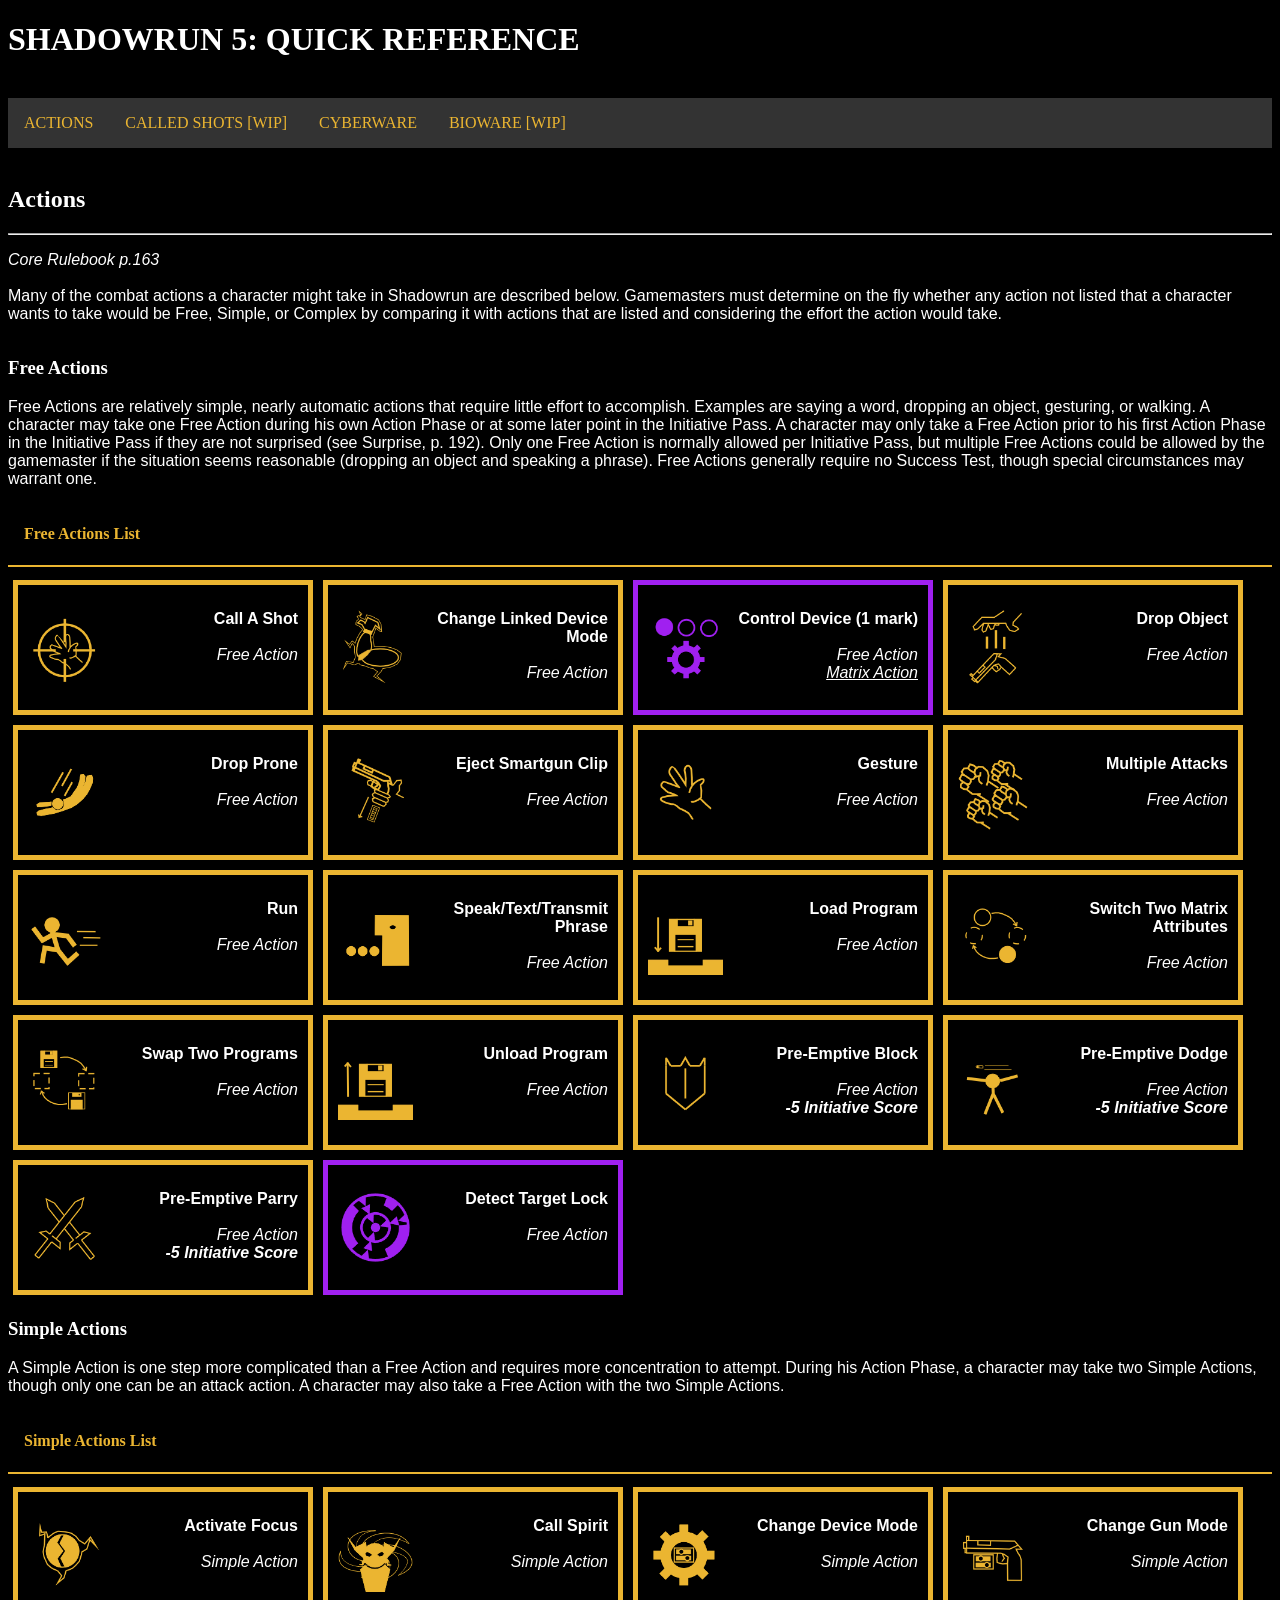
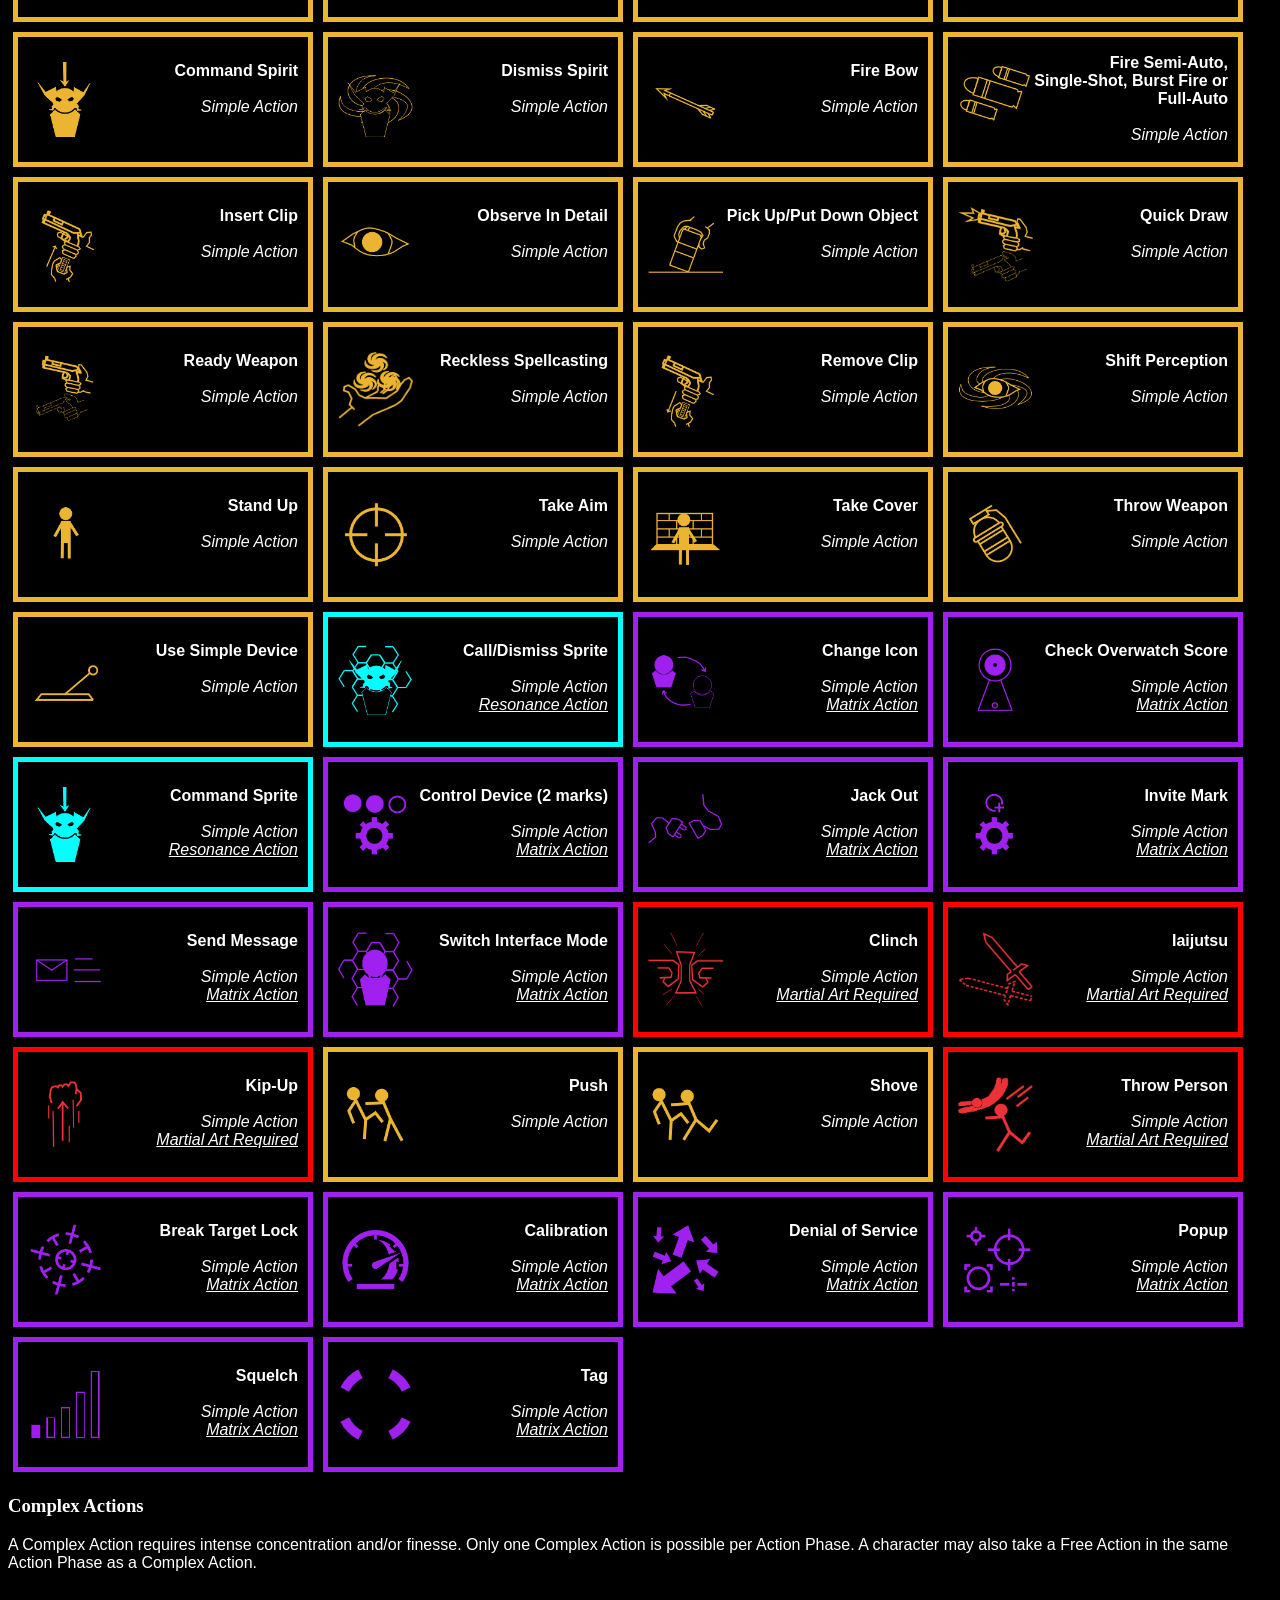
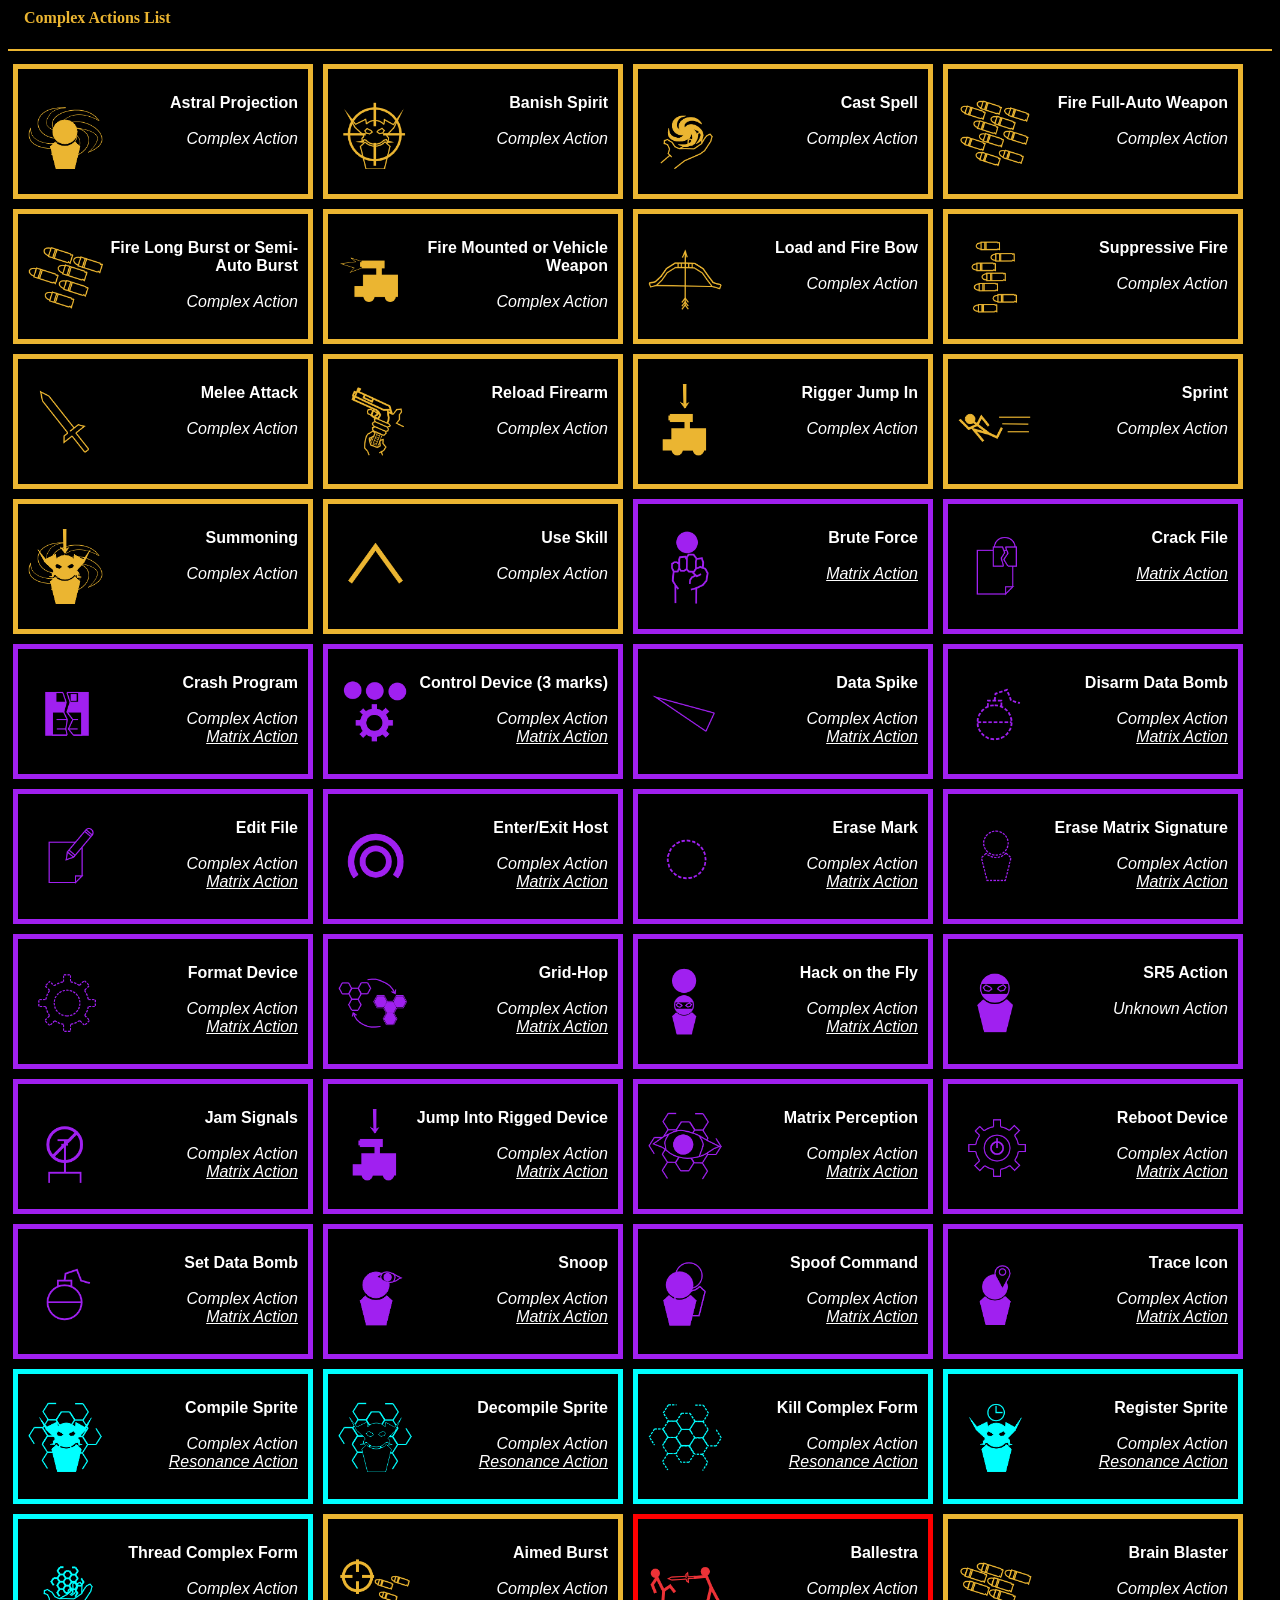
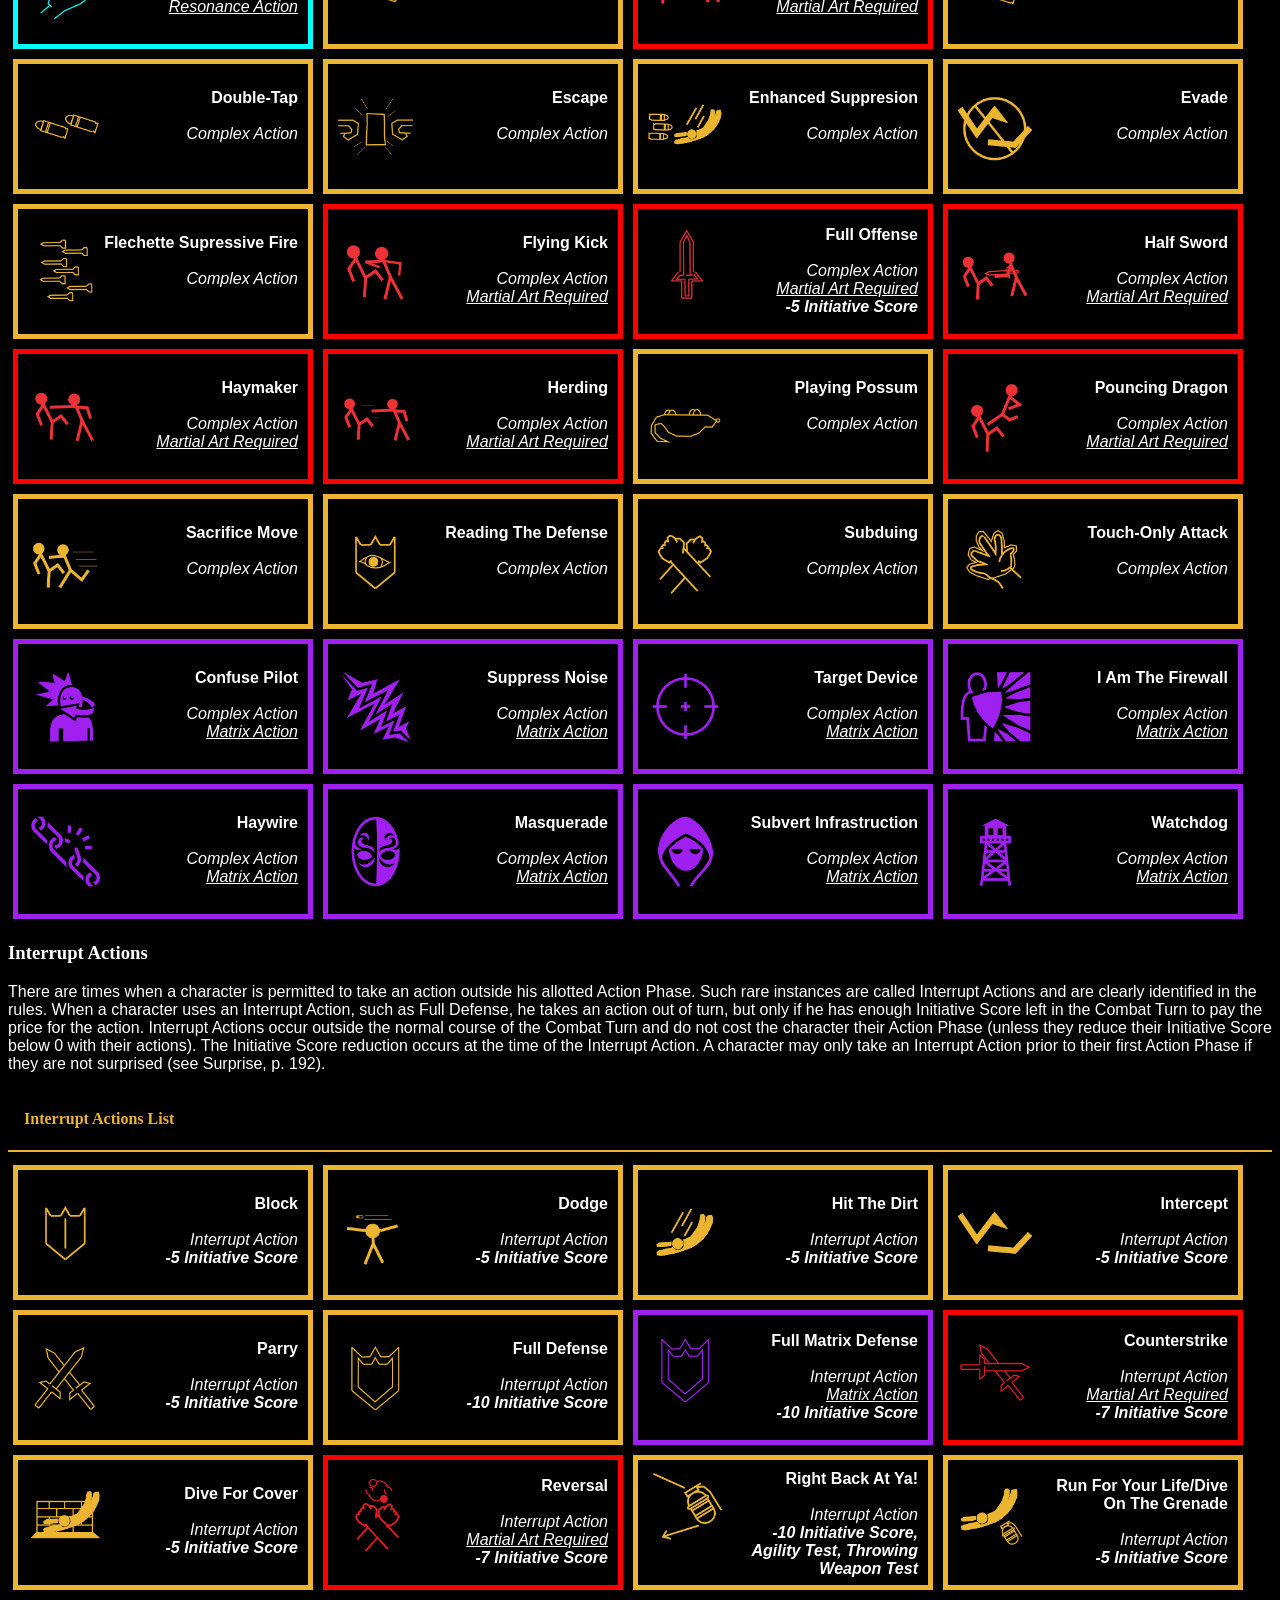
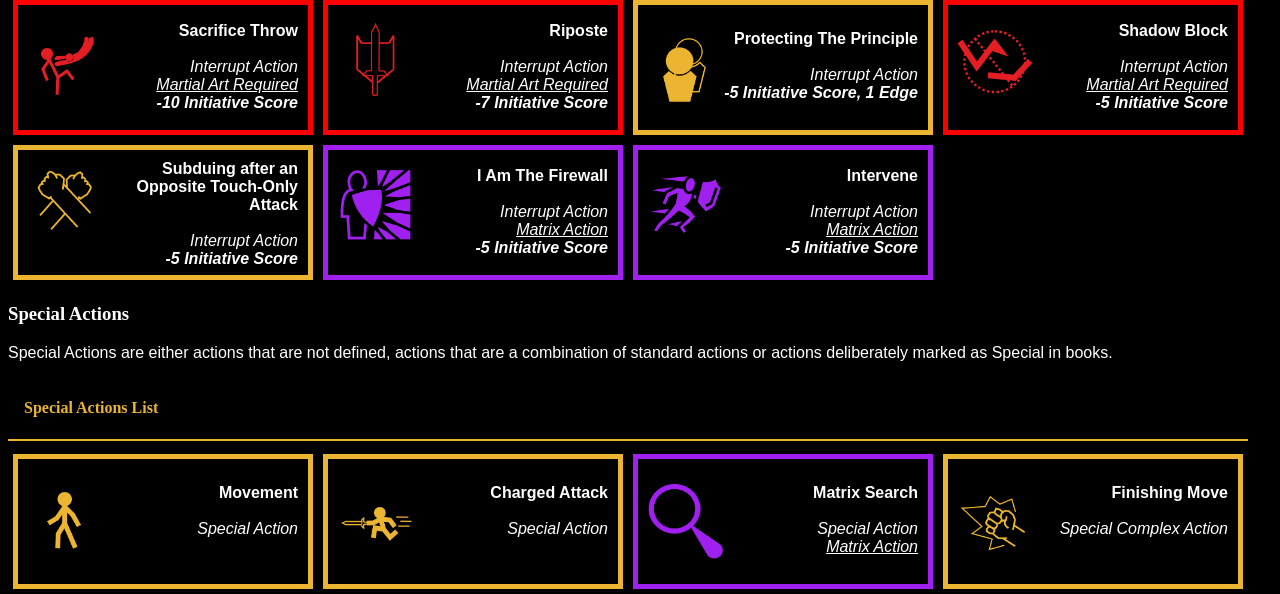
<file: sr_quickref_actions.htm>
<!DOCTYPE html>
<html>

<head>
    <title>SR5: Quick Reference</title>
    <link rel="icon" type="icon" href="images/favicon.png">
    <link rel="stylesheet" href="styles.css"> <meta name="viewport" content="width=device-width, initial-scale=1.0">
</head>

<body>
    <h1 style="text-align:left; color:white", >SHADOWRUN 5: QUICK REFERENCE</h1>
    <br>

    <nav style="text-align:left" class="stand">
        <ul>
            <li><a href="sr_quickref_actions.htm">ACTIONS</a></li>
            <li><a href="sr_quickref_actions.htm">CALLED SHOTS [WIP]</a></li>
            <li><a href="https://docs.google.com/spreadsheets/d/1sdCNefrVVZlMzZWEYIihdXt2QIwox-3DkIQD6fDtnqM/edit?usp=sharing" target="_blank">CYBERWARE</a></li>
            <li><a href="sr_quickref_actions.htm">BIOWARE [WIP]</a></li>
        </ul>
    </nav>
<br>

<article>
    <header>
        <h2 style="color:white">Actions</h2>
    </header>
    <hr>
    <p class="p p_main"><i>Core Rulebook p.163</i> <br><br>Many of the combat actions a character might take
    in Shadowrun are described below. Gamemasters must
    determine on the fly whether any action not listed that a
    character wants to take would be Free, Simple, or Complex by comparing it with actions that are listed and considering the effort the action would take.</p>
    <section>
        <h3 style="color:white">Free Actions</h3>
        <p class="p p_main">Free Actions are relatively simple, nearly automatic actions that require little effort to accomplish. Examples are
        saying a word, dropping an object, gesturing, or walking.
        A character may take one Free Action during his own
        Action Phase or at some later point in the Initiative Pass.
        A character may only take a Free Action prior to his first
        Action Phase in the Initiative Pass if they are not surprised
        (see Surprise, p. 192). Only one Free Action is normally
        allowed per Initiative Pass, but multiple Free Actions could
        be allowed by the gamemaster if the situation seems reasonable (dropping an object and speaking a phrase).
        Free Actions generally require no Success Test,
        though special circumstances may warrant one.</p>
    </section>
    <section class="free_action">
        <h4>Free Actions List</h4>
        <hr color="#ebb531">
            <div class="free_action", id="action_free">
                 
            </div>
    </section>

    <section>
        <h3 style="color:white">Simple Actions</h3>
        <p class="p p_main">A Simple Action is one step more complicated than a
        Free Action and requires more concentration to attempt.
        During his Action Phase, a character may take two Simple Actions, though only one can be an attack action.
        A character may also take a Free Action with the two Simple Actions.</p>
        </section> 
        <section class="free_action">
            <h4>Simple Actions List</h4>
            <hr color="#ebb531">
                <div class="free_action", id="action_simple">
                    
                </div>
    </section>

<section>
<h3 style="color:white">Complex Actions</h3>
    <p class="p p_main">A Complex Action requires intense concentration and/or finesse. Only one Complex Action is possible per Action Phase. A character may also take a Free Action
    in the same Action Phase as a Complex Action.</p>
</section>
<section class="free_action">
<h4>Complex Actions List</h4>
<hr color="#ebb531">
<div class="free_action", id="action_complex">
    
</div>
</section>

<section>
    <h3 style="color:white">Interrupt Actions</h3>
    <p class="p p_main">There are times when a character is permitted to take an action outside his allotted Action Phase. Such rare
    instances are called Interrupt Actions and are clearly
    identified in the rules. When a character uses an Interrupt Action, such as Full Defense, he takes an action out
    of turn, but only if he has enough Initiative Score left
    in the Combat Turn to pay the price for the action. Interrupt Actions occur outside the normal course of the
    Combat Turn and do not cost the character their Action Phase (unless they reduce their Initiative Score below 0
    with their actions). The Initiative Score reduction occurs
    at the time of the Interrupt Action. A character may only take an Interrupt Action prior to their first Action Phase if
    they are not surprised (see Surprise, p. 192).</p>
</section>
<section class="free_action">
    <h4>Interrupt Actions List</h4>
    <hr color="#ebb531">
    <div class="free_action", id="action_interrupt">
        
    </div>
</section>

<section>
    <h3 style="color:white">Special Actions</h3>
    <p class="p p_main">Special Actions are either actions that are not defined, actions that are a combination of standard actions or actions deliberately marked as Special in books.</p></section>
    <br>
    <section class="free_action">
    <h4>Special Actions List</h4>
    <hr color="#ebb531">
    <div class="free_action", id="action_special">
        
    </div>
</section>
</article>

<!--Template for dialogs, controlled by js-->
<dialog class="dialog", id="action_template">
    <article>
        <header class="stand">
            <h2><span id="title">SR5 Action</span></h2>
            <hr>
            <p><span id="book_src">Core Rulebook, p.0</span><br><i><span id="action_type">Unknown Action</span></i></p>
            <p><i><u><span id="action_detail1">Action Detail 1</span></u></i></p>
            <p><i><u><span id="action_detail2">Action Detail 2</span></u></i></p>
        </header>
        <section>
            <p><span id="description">Something a character can do. If you see this text, the code has been fragged up.</span></p>
        </section>
    </article>
</dialog>

<script type="text/javascript" src="sr_action_data/sr_action_free.js" charset="utf-8"></script>
<script type="text/javascript" src="sr_action_data/sr_action_simple.js" charset="utf-8"></script>
<script type="text/javascript" src="sr_action_data/sr_action_complex.js" charset="utf-8"></script>
<script type="text/javascript" src="sr_action_data/sr_action_interrupt.js" charset="utf-8"></script>
<script type="text/javascript" src="sr_action_data/sr_action_special.js" charset="utf-8"></script>
<script type="text/javascript" src="sr_quickref_actions.js" charset="utf-8"></script>

</body>
</html>
</file>
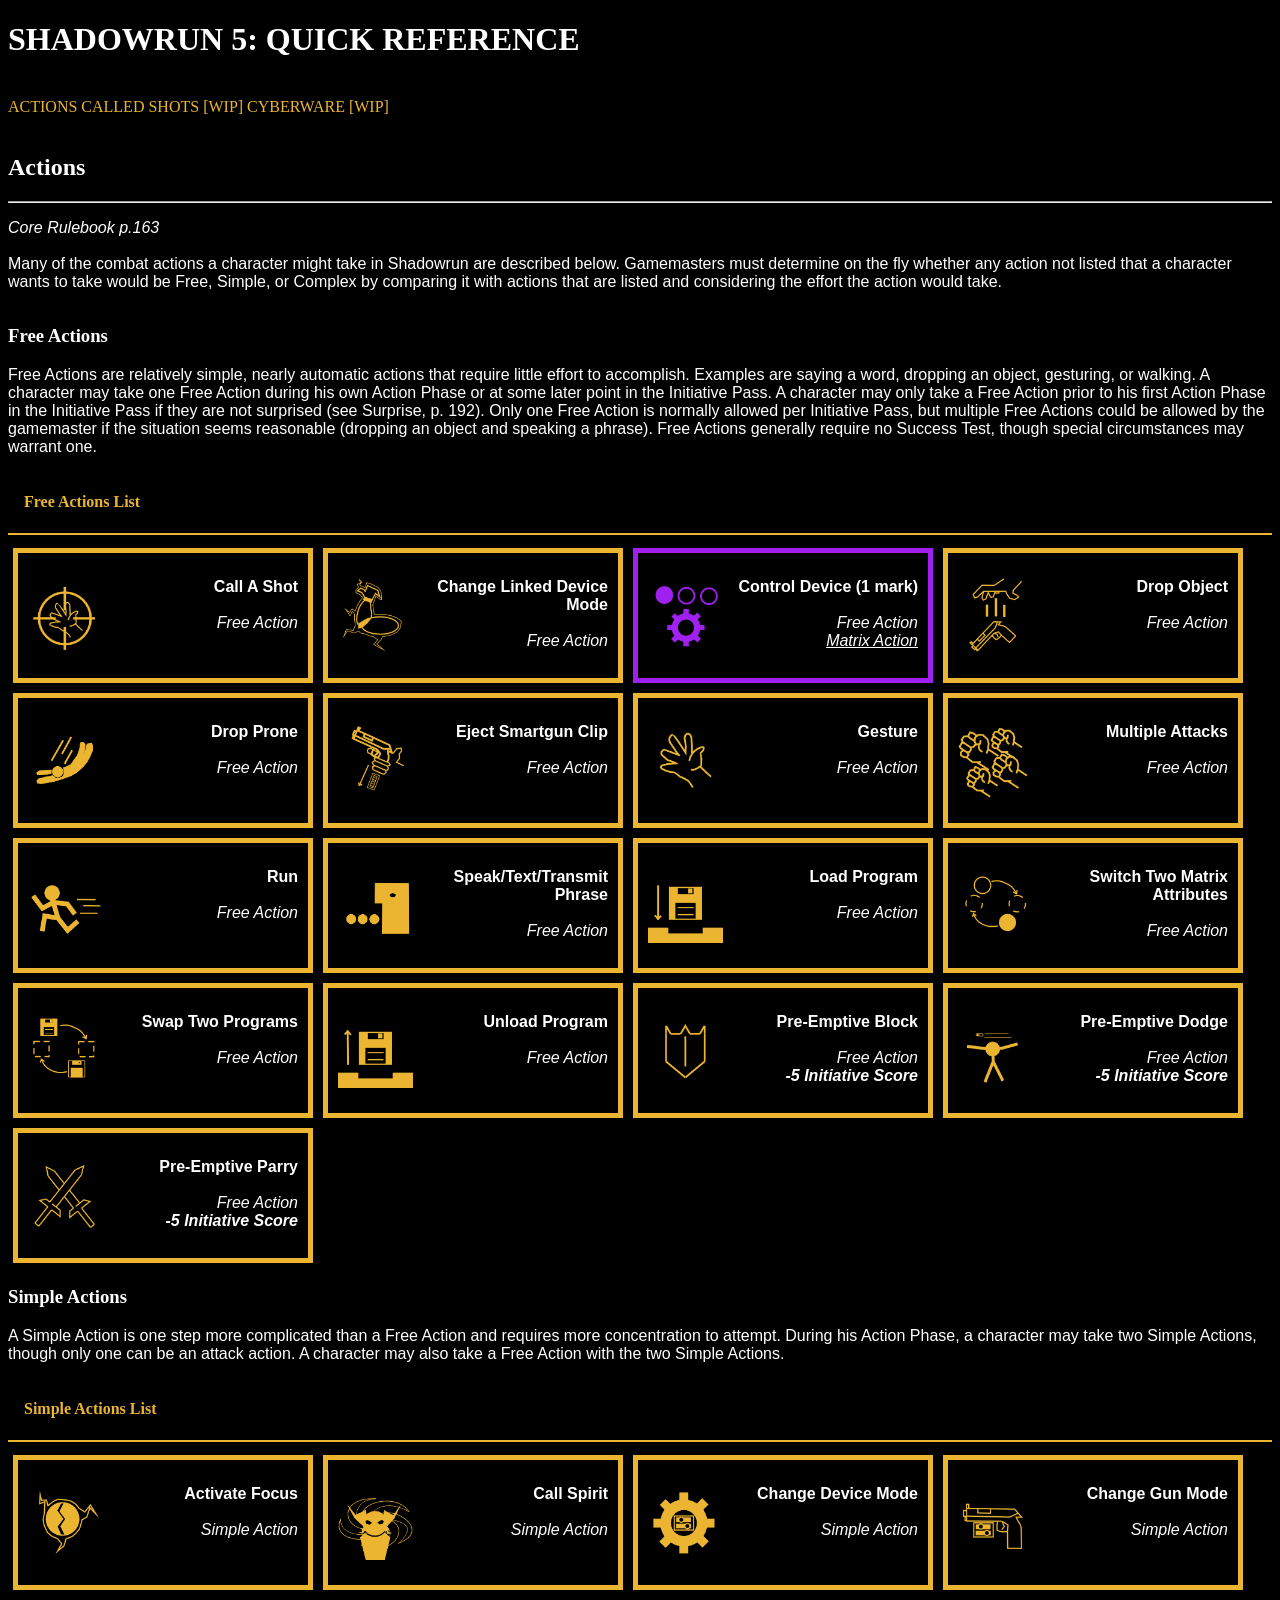
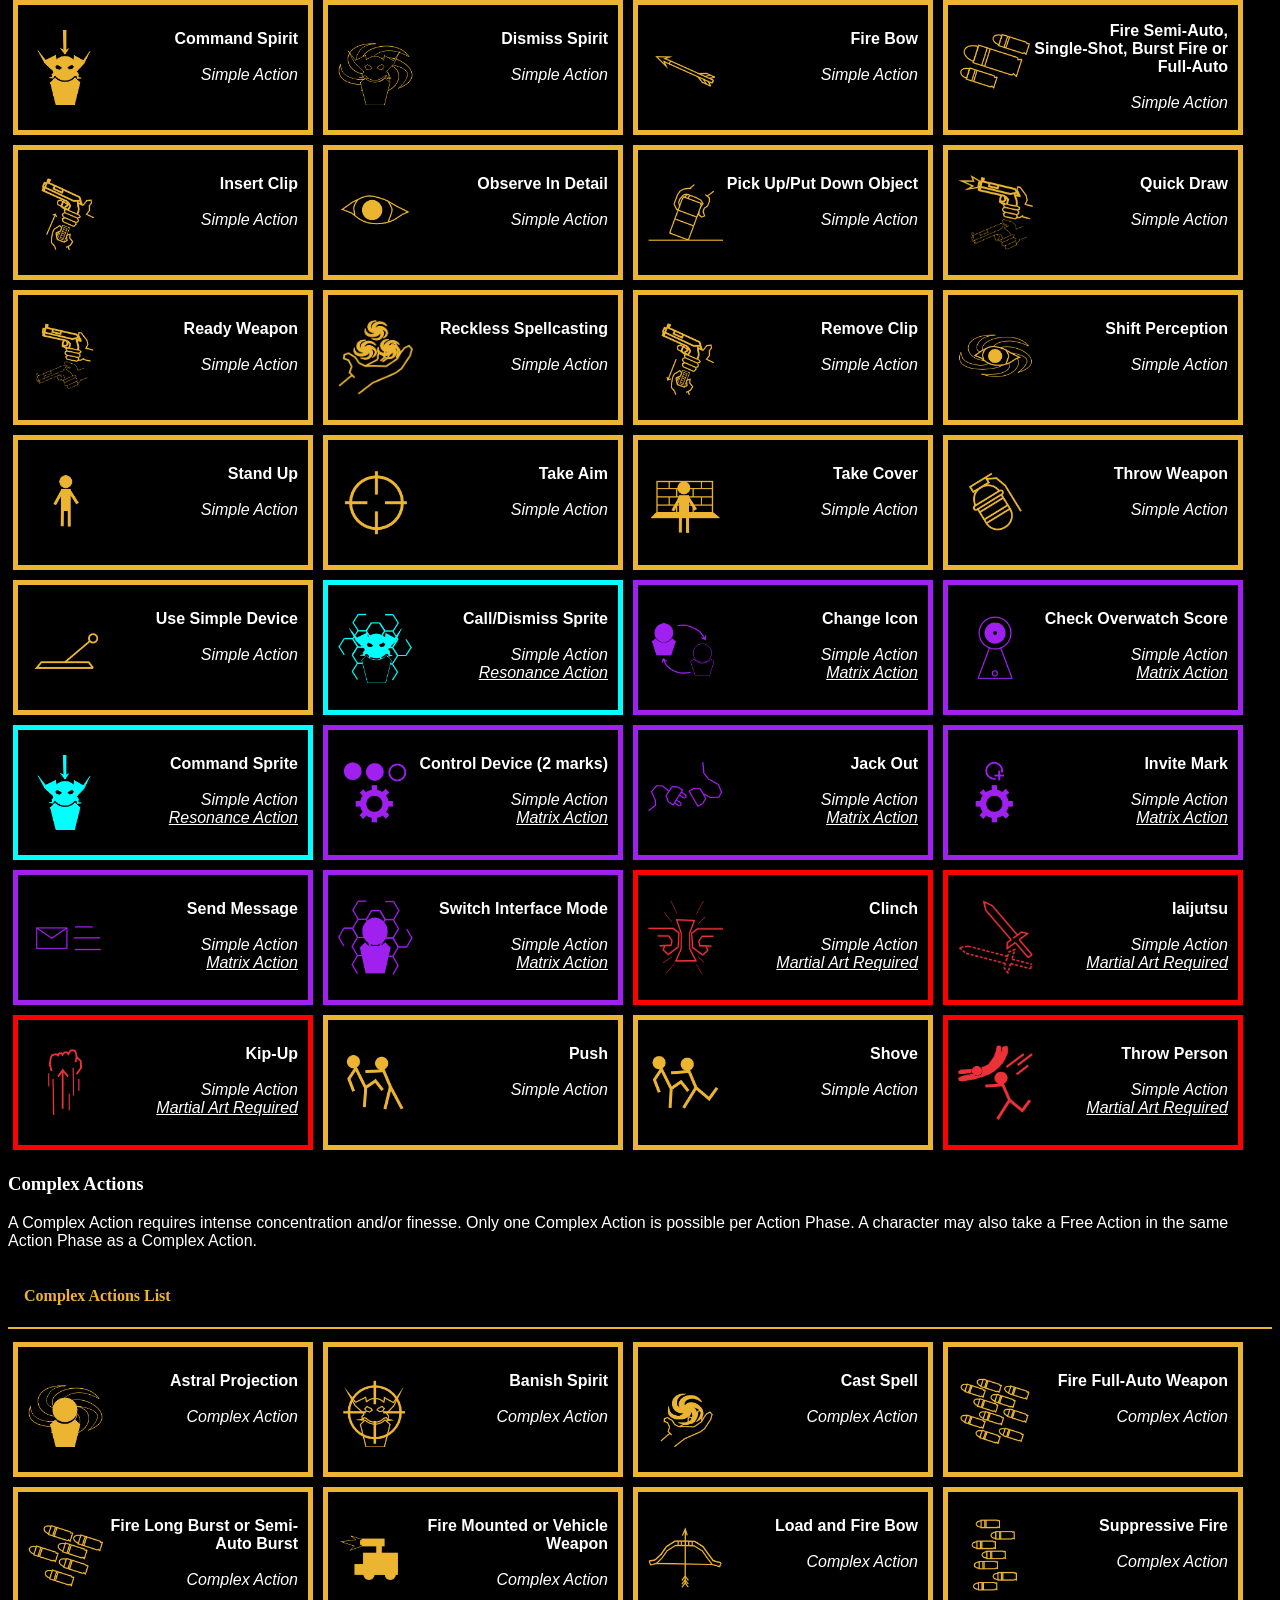
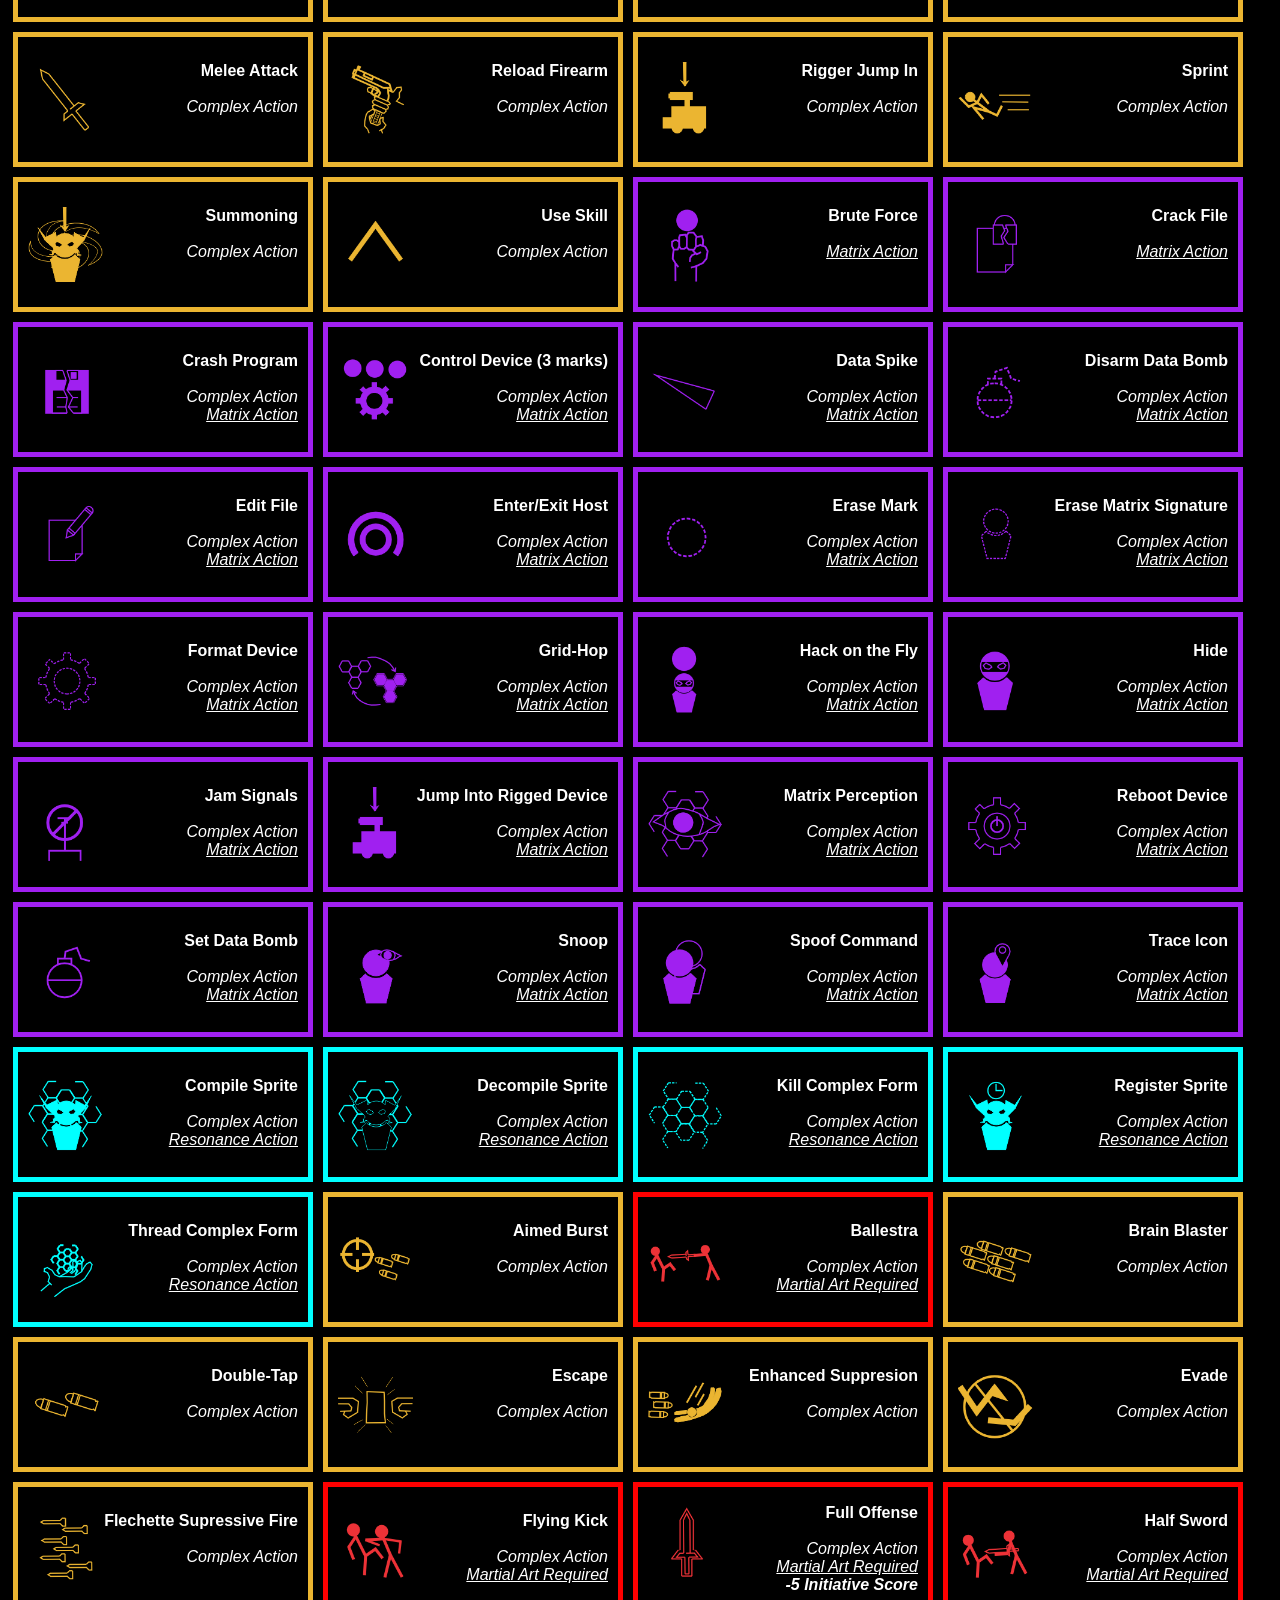
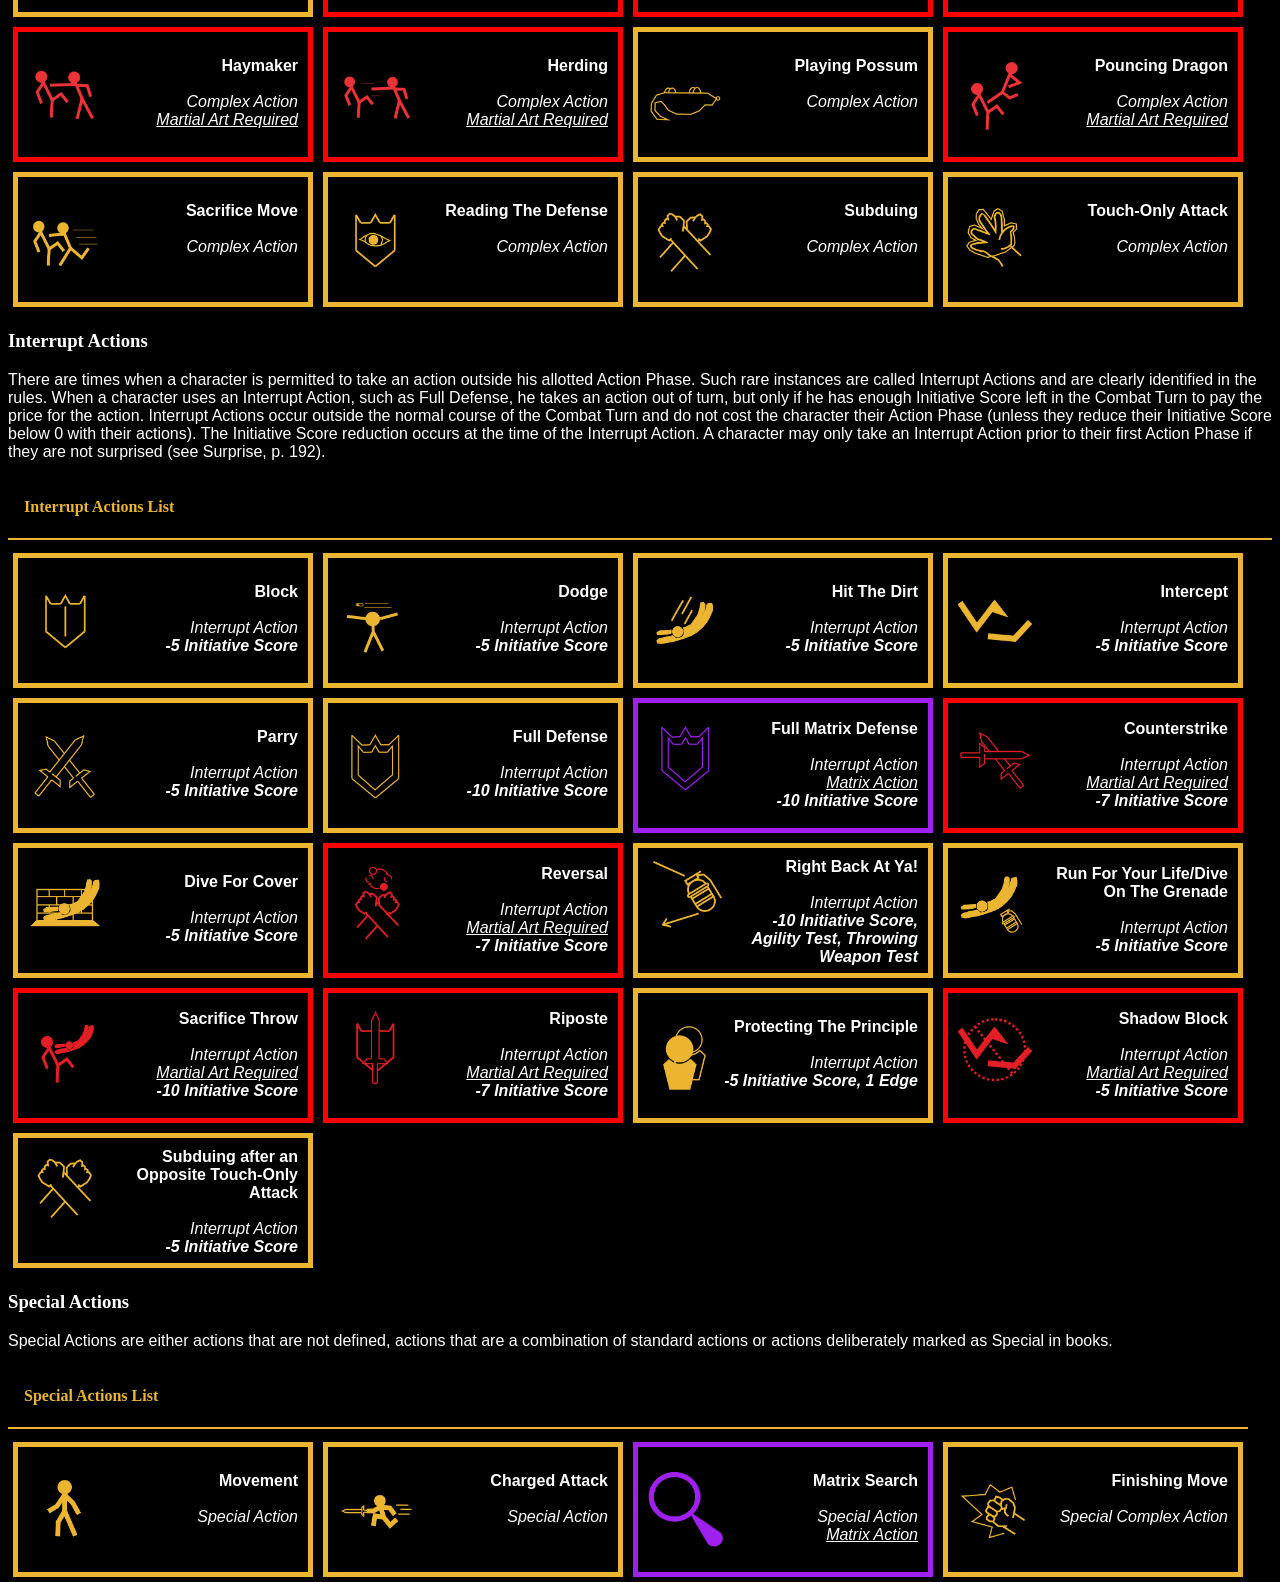
<file: sr_quickref_actions_v1.htm>
<!DOCTYPE html>
<html>

<head>
    <title>SR5: Quick Reference</title>
    <link rel="stylesheet" href="styles.css"> <meta name="viewport" content="width=device-width, initial-scale=1.0">
</head>

<body>
    <h1 style="text-align:left; color:white", >SHADOWRUN 5: QUICK REFERENCE</h1>
    <br>

    <nav style="text-align:left" class="stand">
        <a href="sr_quickref_actions.htm">ACTIONS</a>
        <a href="sr_quickref_calledshots.htm">CALLED SHOTS [WIP]</a>
        <a href="sr_quickref_actions.htm">CYBERWARE [WIP]</a>
    </nav>
<br>

<article>
    <header>
        <h2 style="color:white">Actions</h2>
    </header>
    <hr>
    <p class="p p_main"><i>Core Rulebook p.163</i> <br><br>Many of the combat actions a character might take
    in Shadowrun are described below. Gamemasters must
    determine on the fly whether any action not listed that a
    character wants to take would be Free, Simple, or Complex by comparing it with actions that are listed and considering the effort the action would take.</p>
    <section>
        <h3 style="color:white">Free Actions</h3>
        <p class="p p_main">Free Actions are relatively simple, nearly automatic actions that require little effort to accomplish. Examples are
        saying a word, dropping an object, gesturing, or walking.
        A character may take one Free Action during his own
        Action Phase or at some later point in the Initiative Pass.
        A character may only take a Free Action prior to his first
        Action Phase in the Initiative Pass if they are not surprised
        (see Surprise, p. 192). Only one Free Action is normally
        allowed per Initiative Pass, but multiple Free Actions could
        be allowed by the gamemaster if the situation seems reasonable (dropping an object and speaking a phrase).
        Free Actions generally require no Success Test,
        though special circumstances may warrant one.</p>
    </section>
    <section class="free_action">
        <h4>Free Actions List</h4>
        <hr color="#ebb531">
            <div class="free_action">
                <button type=button, class="button button_action", onclick=window.action_callashot.showModal()><img src="images/action_callashot.png"><b>Call A Shot</b><br><br><i>Free Action</i></button> 
                <button type=button, class="button button_action", onclick=window.action_cldm.showModal()><img src="images/action_cldm.png"><b>Change Linked Device Mode</b><br><br><i>Free Action</i></button>
                <button type=button, class="button button_matrix", onclick=window.matrix_controldevice.showModal()><img src="images/matrix_controldevice1.png"><b>Control Device (1 mark)</b><br><br><i>Free Action</i><br><i><u>Matrix Action</u></i></button>
                <button type=button, class="button button_action", onclick=window.action_dropobj.showModal()><img src="images/action_dropobj.png"><b>Drop Object</b><br><br><i>Free Action</i></button>
                <button type=button, class="button button_action", onclick=window.action_dropprone.showModal()><img src="images/action_dropprone.png"><b>Drop Prone</b><br><br><i>Free Action</i></button>
                <button type=button, class="button button_action", onclick=window.action_ejectsmc.showModal()><img src="images/action_ejectsmc.png"><b>Eject Smartgun Clip</b><br><br><i>Free Action</i></button>
                <button type=button, class="button button_action", onclick=window.action_gesture.showModal()><img src="images/action_gesture.png"><b>Gesture</b><br><br><i>Free Action</i></button> 
                <button type=button, class="button button_action", onclick=window.action_multiattack.showModal()><img src="images/action_multiattack.png"><b>Multiple Attacks</b><br><br><i>Free Action</i></button>
                <button type=button, class="button button_action", onclick=window.action_run.showModal()><img src="images/action_run.png"><b>Run</b><br><br><i>Free Action</i></button> 
                <button type=button, class="button button_action", onclick=window.action_talk.showModal()><img src="images/action_talk.png"><b>Speak/Text/Transmit Phrase</b><br><br><i>Free Action</i></button>
                <button type="button", class="button button_action", onclick=window.special_cyberdeck.showModal()><img src="images/special_cyberdeck1.png"><b>Load Program</b><br><br><i>Free Action</i></button>
                <button type="button", class="button button_action", onclick=window.special_cyberdeck.showModal()><img src="images/special_cyberdeck2.png"><b>Switch Two Matrix Attributes</b><br><br><i>Free Action</i></button>
                <button type="button", class="button button_action", onclick=window.special_cyberdeck.showModal()><img src="images/special_cyberdeck3.png"><b>Swap Two Programs</b><br><br><i>Free Action</i></button>
                <button type="button", class="button button_action", onclick=window.special_cyberdeck.showModal()><img src="images/special_cyberdeck4.png"><b>Unload Program</b><br><br><i>Free Action</i></button>
                <button type="button", class="button button_action", onclick=window.action_preblock.showModal()><img src="images/action_block.png"><b>Pre-Emptive Block</b><br><br><i>Free Action</i><br><i><b>-5 Initiative Score</b></i></button>   
                <button type="button", class="button button_action", onclick=window.action_predodge.showModal()><img src="images/action_dodge.png"><b>Pre-Emptive Dodge</b><br><br><i>Free Action</i><br><i><b>-5 Initiative Score</b></i></button>
                <button type="button", class="button button_action", onclick=window.action_preparry.showModal()><img src="images/action_parry.png"><b>Pre-Emptive Parry</b><br><br><i>Free Action</i><br><i><b>-5 Initiative Score</b></i></button>    
            </div>
    </section>

    <section>
        <h3 style="color:white">Simple Actions</h3>
        <p class="p p_main">A Simple Action is one step more complicated than a
        Free Action and requires more concentration to attempt.
        During his Action Phase, a character may take two Simple Actions, though only one can be an attack action.
        A character may also take a Free Action with the two Simple Actions.</p>
        </section> 
        <section class="free_action">
            <h4>Simple Actions List</h4>
            <hr color="#ebb531">
                <div class="free_action">
                    <button type=button, class="button button_action", onclick=window.action_actfocus.showModal()><img src="images/action_actfocus.png"><b>Activate Focus</b><br><br><i>Simple Action</i></button>
                    <button type=button, class="button button_action", onclick=window.action_callspirit.showModal()><img src="images/action_callspirit.png"><b>Call Spirit</b><br><br><i>Simple Action</i></button>
                    <button type=button, class="button button_action", onclick=window.action_cdm.showModal()><img src="images/action_cdm.png"><b>Change Device Mode</b><br><br><i>Simple Action</i></button>
                    <button type=button, class="button button_action", onclick=window.action_cgm.showModal()><img src="images/action_cgm.png"><b>Change Gun Mode</b><br><br><i>Simple Action</i></button>
                    <button type=button, class="button button_action", onclick=window.action_commandspirit.showModal()><img src="images/action_commandspirit.png"><b>Command Spirit</b><br><br><i>Simple Action</i></button>
                    <button type=button, class="button button_action", onclick=window.action_dismissspirit.showModal()><img src="images/action_dismissspirit.png"><b>Dismiss Spirit</b><br><br><i>Simple Action</i></button>
                    <button type=button, class="button button_action", onclick=window.action_firebow.showModal()><img src="images/action_firebow.png"><b>Fire Bow</b><br><br><i>Simple Action</i></button>
                    <button type=button, class="button button_action", onclick=window.action_firegun.showModal()><img src="images/action_firegun.png"><b>Fire Semi-Auto, <br>Single-Shot, Burst Fire or Full-Auto</b><br><br><i>Simple Action</i></button>
                    <button type=button, class="button button_action", onclick=window.action_insertclip.showModal()><img src="images/action_insertclip.png"><b>Insert Clip</b><br><br><i>Simple Action</i></button>
                    <button type=button, class="button button_action", onclick=window.action_observeindetail.showModal()><img src="images/action_observeindetail.png"><b>Observe In Detail</b><br><br><i>Simple Action</i></button>
                    <button type=button, class="button button_action", onclick=window.action_pickup.showModal()><img src="images/action_pickup.png"><b>Pick Up/Put Down Object</b><br><br><i>Simple Action</i></button>
                    <button type=button, class="button button_action", onclick=window.action_quickdraw.showModal()><img src="images/action_quickdraw.png"><b>Quick Draw</b><br><br><i>Simple Action</i></button>
                    <button type=button, class="button button_action", onclick=window.action_readyweapon.showModal()><img src="images/action_readyweapon.png"><b>Ready Weapon</b><br><br><i>Simple Action</i></button>
                    <button type=button, class="button button_action", onclick=window.action_reckless.showModal()><img src="images/action_reckless.png"><b>Reckless Spellcasting</b><br><br><i>Simple Action</i></button>
                    <button type=button, class="button button_action", onclick=window.action_removeclip.showModal()><img src="images/action_removeclip.png"><b>Remove Clip</b><br><br><i>Simple Action</i></button>
                    <button type=button, class="button button_action", onclick=window.action_shiftperc.showModal()><img src="images/action_shiftperc.png"><b>Shift Perception</b><br><br><i>Simple Action</i></button>
                    <button type=button, class="button button_action", onclick=window.action_standup.showModal()><img src="images/action_standup.png"><b>Stand Up</b><br><br><i>Simple Action</i></button>
                    <button type=button, class="button button_action", onclick=window.action_takeaim.showModal()><img src="images/action_takeaim.png"><b>Take Aim</b><br><br><i>Simple Action</i></button>
                    <button type=button, class="button button_action", onclick=window.action_takecover.showModal()><img src="images/action_takecover.png"><b>Take Cover</b><br><br><i>Simple Action</i></button>
                    <button type=button, class="button button_action", onclick=window.action_throwweapon.showModal()><img src="images/action_throwweapon.png"><b>Throw Weapon</b><br><br><i>Simple Action</i></button>
                    <button type=button, class="button button_action", onclick=window.action_usesimpledevice.showModal()><img src="images/action_usesimpledevice.png"><b>Use Simple Device</b><br><br><i>Simple Action</i></button>
                    <button type=button, class="button button_resonance", onclick=window.matrix_calldissprite.showModal()><img src="images/matrix_calldissprite.png"><b>Call/Dismiss Sprite</b><br><br><i>Simple Action</i><br><i><u>Resonance Action</u></i></button>
                    <button type=button, class="button button_matrix", onclick=window.matrix_changeicon.showModal()><img src="images/matrix_changeicon.png"><b>Change Icon</b><br><br><i>Simple Action</i><br><i><u>Matrix Action</u></i></button>
                    <button type=button, class="button button_matrix", onclick=window.matrix_cos.showModal()><img src="images/matrix_cos.png"><b>Check Overwatch Score</b><br><br><i><i>Simple Action</i><br><u>Matrix Action</u></i></button>
                    <button type=button, class="button button_resonance", onclick=window.matrix_commandsprite.showModal()><img src="images/matrix_commandsprite.png"><b>Command Sprite</b><br><br><i>Simple Action</i><br><i><u>Resonance Action</u></i></button>
                    <button type=button, class="button button_matrix", onclick=window.matrix_controldevice.showModal()><img src="images/matrix_controldevice2.png"><b>Control Device (2 marks)</b><br><br><i>Simple Action</i><br><i><u>Matrix Action</u></i></button>
                    <button type=button, class="button button_matrix", onclick=window.matrix_jackout.showModal()><img src="images/matrix_jackout.png"><b>Jack Out</b><br><br><i>Simple Action</i><br><i><u>Matrix Action</u></i></button>
                    <button type=button, class="button button_matrix", onclick=window.matrix_invitemark.showModal()><img src="images/matrix_invitemark.png"><b>Invite Mark</b><br><br><i>Simple Action</i><br><i><u>Matrix Action</u></i></button>
                    <button type=button, class="button button_matrix", onclick=window.matrix_sendmessage.showModal()><img src="images/matrix_sendmessage.png"><b>Send Message</b><br><br><i>Simple Action</i><br><i><u>Matrix Action</u></i></button>
                    <button type=button, class="button button_matrix", onclick=window.matrix_sim.showModal()><img src="images/matrix_sim.png"><b>Switch Interface Mode</b><br><br><i>Simple Action</i><br><i><u>Matrix Action</u></i></button>
                    <button type="button", class="button button_martial", onclick=window.action_clinch.showModal()><img src="images/action_clinch.png"><b>Clinch</b><br><br><i>Simple Action</i><br><i><u>Martial Art Required</u></i></button>
                    <button type="button", class="button button_martial", onclick=window.action_iaijutsu.showModal()><img src="images/action_iaijutsu.png"><b>Iaijutsu</b><br><br><i>Simple Action</i><br><i><u>Martial Art Required</u></i></button>
                    <button type="button", class="button button_martial", onclick=window.action_kipup.showModal()><img src="images/action_kipup.png"><b>Kip-Up</b><br><br><i>Simple Action</i><br><i><u>Martial Art Required</u></i></button>
                    <button type="button", class="button button_action", onclick=window.action_push.showModal()><img src="images/action_push.png"><b>Push</b><br><br><i>Simple Action</i></button>
                    <button type="button", class="button button_action", onclick=window.action_shove.showModal()><img src="images/action_shove.png"><b>Shove</b><br><br><i>Simple Action</i></button>
                    <button type="button", class="button button_martial", onclick=window.action_throwperson.showModal()><img src="images/action_throwperson.png"><b>Throw Person</b><br><br><i>Simple Action</i><br><i><u>Martial Art Required</u></i></button>
                </div>
    </section>

<section>
<h3 style="color:white">Complex Actions</h3>
    <p class="p p_main">A Complex Action requires intense concentration and/or finesse. Only one Complex Action is possible per Action Phase. A character may also take a Free Action
    in the same Action Phase as a Complex Action.</p>
</section>
<section class="free_action">
<h4>Complex Actions List</h4>
<hr color="#ebb531">
<div class="free_action">
    <button type=button, class="button button_action", onclick=window.action_astralproj.showModal()><img src="images/action_astralproj.png"><b>Astral Projection</b><br><br><i>Complex Action</i></button>
    <button type=button, class="button button_action", onclick=window.action_banishspirit.showModal()><img src="images/action_banishspirit.png"><b>Banish Spirit</b><br><br><i>Complex Action</i></button>
    <button type=button, class="button button_action", onclick=window.action_castspell.showModal()><img src="images/action_castspell.png"><b>Cast Spell</b><br><br><i>Complex Action</i></button>
    <button type=button, class="button button_action", onclick=window.action_firefullauto.showModal()><img src="images/action_firefullauto.png"><b>Fire Full-Auto Weapon</b><br><br><i>Complex Action</i></button>
    <button type=button, class="button button_action", onclick=window.action_firelongburst.showModal()><img src="images/action_firelongburst.png"><b>Fire Long Burst or Semi-Auto Burst</b><br><br><i>Complex Action</i></button>
    <button type=button, class="button button_action", onclick=window.action_firemounted.showModal()><img src="images/action_firemounted.png"><b>Fire Mounted or Vehicle Weapon</b><br><br><i>Complex Action</i></button>
    <button type=button, class="button button_action", onclick=window.action_loadfirebow.showModal()><img src="images/action_loadfirebow.png"><b>Load and Fire Bow</b><br><br><i>Complex Action</i></button>
    <button type=button, class="button button_action", onclick=window.action_suppressive.showModal()><img src="images/action_suppressive.png"><b>Suppressive Fire</b><br><br><i>Complex Action</i></button>
    <button type=button, class="button button_action", onclick=window.action_melee.showModal()><img src="images/action_melee.png"><b>Melee Attack</b><br><br><i>Complex Action</i></button>
    <button type=button, class="button button_action", onclick=window.action_reload.showModal()><img src="images/action_reload.png"><b>Reload Firearm</b><br><br><i>Complex Action</i></button>
    <button type=button, class="button button_action", onclick=window.action_riggerjumpin.showModal()><img src="images/action_riggerjumpin.png"><b>Rigger Jump In</b><br><br><i>Complex Action</i></button>
    <button type=button, class="button button_action", onclick=window.action_sprint.showModal()><img src="images/action_sprint.png"><b>Sprint</b><br><br><i>Complex Action</i></button>
    <button type=button, class="button button_action", onclick=window.action_summon.showModal()><img src="images/action_summon.png"><b>Summoning</b><br><br><i>Complex Action</i></button>
    <button type=button, class="button button_action", onclick=window.action_useskill.showModal()><img src="images/action_useskill.png"><b>Use Skill</b><br><br><i>Complex Action</i></button>
    <button type=button, class="button button_matrix", onclick=window.matrix_bruteforce.showModal()><img src="images/matrix_bruteforce.png"><b>Brute Force</b><br><br><i><u>Matrix Action</u></i></button>
    <button type=button, class="button button_matrix", onclick=window.matrix_crackfile.showModal()><img src="images/matrix_crackfile.png"><b>Crack File</b><br><br><i><u>Matrix Action</u></i></button>
    <button type=button, class="button button_matrix", onclick=window.matrix_crashprogram.showModal()><img src="images/matrix_crashprogram.png"><b>Crash Program</b><br><br><i>Complex Action</i><br><i><u>Matrix Action</u></i></button>
    <button type=button, class="button button_matrix", onclick=window.matrix_controldevice.showModal()><img src="images/matrix_controldevice3.png"><b>Control Device (3 marks)</b><br><br><i>Complex Action</i><br><i><u>Matrix Action</u></i></button>
    <button type=button, class="button button_matrix", onclick=window.matrix_dataspike.showModal()><img src="images/matrix_dataspike.png"><b>Data Spike</b><br><br><i>Complex Action</i><br><i><u>Matrix Action</u></i></button>
    <button type=button, class="button button_matrix", onclick=window.matrix_disarmdatabomb.showModal()><img src="images/matrix_disarmdatabomb.png"><b>Disarm Data Bomb</b><br><br><i>Complex Action</i><br><i><u>Matrix Action</u></i></button>
    <button type=button, class="button button_matrix", onclick=window.matrix_editfile.showModal()><img src="images/matrix_editfile.png"><b>Edit File</b><br><br><i>Complex Action</i><br><i><u>Matrix Action</u></i></button>
    <button type=button, class="button button_matrix", onclick=window.matrix_enterexithost.showModal()><img src="images/matrix_enterexithost.png"><b>Enter/Exit Host</b><br><br><i>Complex Action</i><br><i><u>Matrix Action</u></i></button>
    <button type=button, class="button button_matrix", onclick=window.matrix_erasemark.showModal()><img src="images/matrix_erasemark.png"><b>Erase Mark</b><br><br><i>Complex Action</i><br><i><u>Matrix Action</u></i></button>
    <button type=button, class="button button_matrix", onclick=window.matrix_erasesign.showModal()><img src="images/matrix_erasesign.png"><b>Erase Matrix Signature</b><br><br><i>Complex Action</i><br><i><u>Matrix Action</u></i></button>
    <button type=button, class="button button_matrix", onclick=window.matrix_formatdevice.showModal()><img src="images/matrix_formatdevice.png"><b>Format Device</b><br><br><i>Complex Action</i><br><i><u>Matrix Action</u></i></button>
    <button type=button, class="button button_matrix", onclick=window.matrix_gridhop.showModal()><img src="images/matrix_gridhop.png"><b>Grid-Hop</b><br><br><i>Complex Action</i><br><i><u>Matrix Action</u></i></button>
    <button type=button, class="button button_matrix", onclick=window.matrix_hackonthefly.showModal()><img src="images/matrix_hackonthefly.png"><b>Hack on the Fly</b><br><br><i>Complex Action</i><br><i><u>Matrix Action</u></i></button>
    <button type=button, class="button button_matrix", onclick=window.matrix_hide.showModal()><img src="images/matrix_hide.png"><b>Hide</b><br><br><i>Complex Action</i><br><i><u>Matrix Action</u></i></button>
    <button type=button, class="button button_matrix", onclick=window.matrix_jamsignals.showModal()><img src="images/matrix_jamsignals.png"><b>Jam Signals</b><br><br><i>Complex Action</i><br><i><u>Matrix Action</u></i></button>
    <button type=button, class="button button_matrix", onclick=window.matrix_jird.showModal()><img src="images/matrix_jird.png"><b>Jump Into Rigged Device</b><br><br><i>Complex Action</i><br><i><u>Matrix Action</u></i></button>
    <button type=button, class="button button_matrix", onclick=window.matrix_perception.showModal()><img src="images/matrix_perception.png"><b>Matrix Perception</b><br><br><i>Complex Action</i><br><i><u>Matrix Action</u></i></button>
    <button type=button, class="button button_matrix", onclick=window.matrix_reboot.showModal()><img src="images/matrix_reboot.png"><b>Reboot Device</b><br><br><i>Complex Action</i><br><i><u>Matrix Action</u></i></button>
    <button type=button, class="button button_matrix", onclick=window.matrix_sdb.showModal()><img src="images/matrix_sdb.png"><b>Set Data Bomb</b><br><br><i><i>Complex Action</i><br><u>Matrix Action</u></i></button>
    <button type=button, class="button button_matrix", onclick=window.matrix_snoop.showModal()><img src="images/matrix_snoop.png"><b>Snoop</b><br><br><i>Complex Action</i><br><i><u>Matrix Action</u></i></button>
    <button type=button, class="button button_matrix", onclick=window.matrix_spoofcom.showModal()><img src="images/matrix_spoofcom.png"><b>Spoof Command</b><br><br><i>Complex Action</i><br><i><u>Matrix Action</u></i></button>
    <button type=button, class="button button_matrix", onclick=window.matrix_traceicon.showModal()><img src="images/matrix_traceicon.png"><b>Trace Icon</b><br><br><i>Complex Action</i><br><i><u>Matrix Action</u></i></button>
    <button type=button, class="button button_resonance", onclick=window.matrix_compilesprite.showModal()><img src="images/matrix_compilesprite.png"><b>Compile Sprite</b><br><br><i>Complex Action</i><br><i><u>Resonance Action</u></i></button>
    <button type=button, class="button button_resonance", onclick=window.matrix_decompilesprite.showModal()><img src="images/matrix_decompilesprite.png"><b>Decompile Sprite</b><br><br><i>Complex Action</i><br><i><u>Resonance Action</u></i></button>
    <button type=button, class="button button_resonance", onclick=window.matrix_killcf.showModal()><img src="images/matrix_killcf.png"><b>Kill Complex Form</b><br><br><i>Complex Action</i><br><i><u>Resonance Action</u></i></button>
    <button type=button, class="button button_resonance", onclick=window.matrix_registersprite.showModal()><img src="images/matrix_registersprite.png"><b>Register Sprite</b><br><br><i>Complex Action</i><br><i><u>Resonance Action</u></i></button>
    <button type=button, class="button button_resonance", onclick=window.matrix_threadcf.showModal()><img src="images/matrix_threadcf.png"><b>Thread Complex Form</b><br><br><i>Complex Action</i><br><i><u>Resonance Action</u></i></button>
    <button type="button", class="button button_action", onclick=window.action_aimburst.showModal()><img src="images/action_aimburst.png"><b>Aimed Burst</b><br><br><i>Complex Action</i></button>
    <button type="button", class="button button_martial", onclick=window.action_ballestra.showModal()><img src="images/action_ballestra.png"><b>Ballestra</b><br><br><i>Complex Action</i><br><i><u>Martial Art Required</u></i></button>
    <button type="button", class="button button_action", onclick=window.action_brainblast.showModal()><img src="images/action_brainblast.png"><b>Brain Blaster</b><br><br><i>Complex Action</i></button>
    <button type="button", class="button button_action", onclick=window.action_doubletap.showModal()><img src="images/action_doubletap.png"><b>Double-Tap</b><br><br><i>Complex Action</i></button>
    <button type="button", class="button button_action", onclick=window.action_escape.showModal()><img src="images/action_escape.png"><b>Escape</b><br><br><i>Complex Action</i></button>
    <button type="button", class="button button_action", onclick=window.action_enhsup.showModal()><img src="images/action_enhsup.png"><b>Enhanced Suppresion</b><br><br><i>Complex Action</i></button>
    <button type="button", class="button button_action", onclick=window.action_evade.showModal()><img src="images/action_evade.png"><b>Evade</b><br><br><i>Complex Action</i></button>
    <button type="button", class="button button_action", onclick=window.action_flechette.showModal()><img src="images/action_flechette.png"><b>Flechette Supressive Fire</b><br><br><i>Complex Action</i></button>
    <button type="button", class="button button_martial", onclick=window.action_flyingkick.showModal()><img src="images/action_flyingkick.png"><b>Flying Kick</b><br><br><i>Complex Action</i><br><i><u>Martial Art Required</u></i></button>
    <button type="button", class="button button_martial", onclick=window.action_fulloffense.showModal()><img src="images/action_fulloffense.png"><b>Full Offense</b><br><br><i>Complex Action</i><br><i><u>Martial Art Required</u></i><br><i><b>-5 Initiative Score</b></i></button>
    <button type="button", class="button button_martial", onclick=window.action_halfsword.showModal()><img src="images/action_halfsword.png"><b>Half Sword</b><br><br><i>Complex Action</i><br><i><u>Martial Art Required</u></i></button>
    <button type="button", class="button button_martial", onclick=window.action_haymaker.showModal()><img src="images/action_haymaker.png"><b>Haymaker</b><br><br><i>Complex Action</i><br><i><u>Martial Art Required</u></i></button>
    <button type="button", class="button button_martial", onclick=window.action_herding.showModal()><img src="images/action_herding.png"><b>Herding</b><br><br><i>Complex Action</i><br><i><u>Martial Art Required</u></i></button>
    <button type="button", class="button button_action", onclick=window.action_playingpossum.showModal()><img src="images/action_playingpossum.png"><b>Playing Possum</b><br><br><i>Complex Action</i></button>
    <button type="button", class="button button_martial", onclick=window.action_pouncedragon.showModal()><img src="images/action_pouncedragon.png"><b>Pouncing Dragon</b><br><br><i>Complex Action</i><br><i><u>Martial Art Required</u></i></button>
    <button type="button", class="button button_action", onclick=window.action_sacrificemove.showModal()><img src="images/action_sacrificemove.png"><b>Sacrifice Move</b><br><br><i>Complex Action</i></button>
    <button type="button", class="button button_action", onclick=window.action_readthedef.showModal()><img src="images/action_readthedef.png"><b>Reading The Defense</b><br><br><i>Complex Action</i></button>
    <button type="button", class="button button_action", onclick=window.action_subduing.showModal()><img src="images/action_subduing.png"><b>Subduing</b><br><br><i>Complex Action</i></button>
    <button type="button", class="button button_action", onclick=window.action_touchonlyattack.showModal()><img src="images/action_touchonlyattack.png"><b>Touch-Only Attack</b><br><br><i>Complex Action</i></button>
</div>
</section>

<section>
    <h3 style="color:white">Interrupt Actions</h3>
    <p class="p p_main">There are times when a character is permitted to take an action outside his allotted Action Phase. Such rare
    instances are called Interrupt Actions and are clearly
    identified in the rules. When a character uses an Interrupt Action, such as Full Defense, he takes an action out
    of turn, but only if he has enough Initiative Score left
    in the Combat Turn to pay the price for the action. Interrupt Actions occur outside the normal course of the
    Combat Turn and do not cost the character their Action Phase (unless they reduce their Initiative Score below 0
    with their actions). The Initiative Score reduction occurs
    at the time of the Interrupt Action. A character may only take an Interrupt Action prior to their first Action Phase if
    they are not surprised (see Surprise, p. 192).</p>
</section>
<section class="free_action">
    <h4>Interrupt Actions List</h4>
    <hr color="#ebb531">
    <div class="free_action">
        <button type=button, class="button button_action", onclick=window.action_block.showModal()><img src="images/action_block.png"><b>Block</b><br><br><i>Interrupt Action</i><br><i><b>-5 Initiative Score</b></i></button>
        <button type=button, class="button button_action", onclick=window.action_dodge.showModal()><img src="images/action_dodge.png"><b>Dodge</b><br><br><i>Interrupt Action</i><br><i><b>-5 Initiative Score</b></i></button>
        <button type=button, class="button button_action", onclick=window.action_hitthedirt.showModal()><img src="images/action_dropprone.png"><b>Hit The Dirt</b><br><br><i>Interrupt Action</i><br><i><b>-5 Initiative Score</b></i></button>
        <button type=button, class="button button_action", onclick=window.action_intercept.showModal()><img src="images/action_intercept.png"><b>Intercept</b><br><br><i>Interrupt Action</i><br><i><b>-5 Initiative Score</b></i></button>
        <button type=button, class="button button_action", onclick=window.action_parry.showModal()><img src="images/action_parry.png"><b>Parry</b><br><br><i>Interrupt Action</i><br><i><b>-5 Initiative Score</b></i></button>
        <button type=button, class="button button_action", onclick=window.action_fulldefense.showModal()><img src="images/action_fulldefense.png"><b>Full Defense</b><br><br><i>Interrupt Action</i><br><i><b>-10 Initiative Score</b></i></button>
        <button type=button, class="button button_matrix", onclick=window.matrix_fmd.showModal()><img src="images/matrix_fmd.png"><b>Full Matrix Defense</b><br><br><i>Interrupt Action</i><br><i><u>Matrix Action</u></i><br><i><b>-10 Initiative Score</b></i></button>
        <button type="button", class="button button_martial", onclick=window.action_counterstrike.showModal()><img src="images/action_counterstrike.png"><b>Counterstrike</b><br><br><i>Interrupt Action</i><br><i><u>Martial Art Required</u></i><br><i><b>-7 Initiative Score</b></i></button>
        <button type="button", class="button button_action", onclick=window.action_diveforcover.showModal()><img src="images/action_diveforcover.png"><b>Dive For Cover</b><br><br><i>Interrupt Action</i><br><i><b>-5 Initiative Score</b></i></button>
        <button type="button", class="button button_martial", onclick=window.action_reversal.showModal()><img src="images/action_reversal.png"><b>Reversal</b><br><br><i>Interrupt Action</i><br><i><u>Martial Art Required</u></i><br><i><b>-7 Initiative Score</b></i></button>
        <button type="button", class="button button_action", onclick=window.action_rightbackatya.showModal()><img src="images/action_rightbackatya.png"><b>Right Back At Ya!</b><br><br><i>Interrupt Action</i><br><i><b>-10 Initiative Score, Agility Test, Throwing Weapon Test</b></i></button>
        <button type="button", class="button button_action", onclick=window.action_divegrenade.showModal()><img src="images/action_divegrenade.png"><b>Run For Your Life/Dive On The Grenade</b><br><br><i>Interrupt Action</i><br><i><b>-5 Initiative Score</b></i></button>
        <button type="button", class="button button_martial", onclick=window.action_sacrificethrow.showModal()><img src="images/action_sacrificethrow.png"><b>Sacrifice Throw</b><br><br><i>Interrupt Action</i><br><i><u>Martial Art Required</u></i><br><i><b>-10 Initiative Score</b></i></button>
        <button type="button", class="button button_martial", onclick=window.action_riposte.showModal()><img src="images/action_riposte.png"><b>Riposte</b><br><br><i>Interrupt Action</i><br><i><u>Martial Art Required</u></i><br><i><b>-7 Initiative Score</b></i></button>
        <button type="button", class="button button_action", onclick=window.action_protecttheprinciple.showModal()><img src="images/action_protecttheprinciple.png"><b>Protecting The Principle</b><br><br><i>Interrupt Action</i><br><i><b>-5 Initiative Score, 1 Edge</b></i></button>
        <button type="button", class="button button_martial", onclick=window.action_shadowblock.showModal()><img src="images/action_shadowblock.png"><b>Shadow Block</b><br><br><i>Interrupt Action</i><br><i><u>Martial Art Required</u></i><br><i><b>-5 Initiative Score</b></i></button>
        <button type="button", class="button button_action", onclick=window.action_subduing.showModal()><img src="images/action_subduing.png"><b>Subduing after an Opposite Touch-Only Attack</b><br><br><i>Interrupt Action</i><br><i><b>-5 Initiative Score</b></i></button>
    </div>
</section>

<section>
    <h3 style="color:white">Special Actions</h3>
    <p class="p p_main">Special Actions are either actions that are not defined, actions that are a combination of standard actions or actions deliberately marked as Special in books.</p></section>
    <br>
    <section class="free_action">
    <h4>Special Actions List</h4>
    <hr color="#ebb531">
    <div class="free_action">
        <button type=button, class="button button_action"><img src="images/special_movement.png"><b>Movement</b><br><br><i>Special Action</i></button>
        <button type="button", class="button button_action"><img src="images/special_charge.png"><b>Charged Attack</b><br><br><i>Special Action</i></button>
        <button type=button, class="button button_matrix", onclick=window.matrix_search.showModal()><img src="images/matrix_search.png"><b>Matrix Search</b><br><br><i>Special Action</i><br><i><u>Matrix Action</u></i></button>
        <button type="button", class="button button_action", onclick=window.action_finishingmove.showModal()><img src="images/action_finishingmove.png"><b>Finishing Move</b><br><br><i>Special Complex Action</i></button>
    </div>
</section>
</article>



<!--FREE ACTIONS LIST STARTS HERE-->

<!--Call a Shot-->
<dialog class="dialog", id="action_callashot">
    <article>
    <header class="stand">
    <h2>Call A Shot</h2>
    <hr>
    <p>Core Rulebook, p.163 <br> <i>Free Action</i> <br></p>
    </header>
    <section>
    <p>A character may call a shot (aim for a vulnerable portion of a target) with this Free Action; see Called Shots,
    p. 178. This action must be combined with a Fire Weapon, Throw Weapon, or Melee Attack Action.</p>
    </section>
    </article>
    <form method="dialog">
        <button>Back to Quick Ref</button>
    </form>
</dialog>

<!--Change Linked Device Mode-->
<dialog class="dialog", id="action_cldm">
    <article>
        <header class="stand">
            <h2>Change Linked Device Mode</h2>
            <hr>
            <p>Core Rulebook, p.163 <br> <i>Free Action</i> <br></p>
        </header>
        <section>
            <p>A character may use a Free Action to activate, deactivate, or switch the mode on any device that he is linked
            to by a direct neural interface through either a wired or
            wireless link. This includes activating cyberware, changing a smartgun’s firing mode, changing
            a smartlinked shotgun’s choke, deactivating thermographic vision, switching
            a commlink to hidden mode, turning a device’s wireless functionality off, and so
            on. Note that it takes longer to interact
            with some devices, as noted in individual gear descriptions.</p>
        </section>
    </article>
    <form method="dialog">
        <button>Back to Quick Ref</button>
    </form>
</dialog>

<!--Control Device-->
<dialog class="dialog", id="matrix_controldevice">
    <article>
        <header class="stand">
            <h2>Control Device</h2>
            <hr>
            <p>Core Rulebook, p.238 <br> <i>Variable Action</i> <br><br> <u><i>Matrix Action</i></u> <br><br> 
            <b>Marks Required:</b> varies <br> <b>Test:</b>  (as action) [Data Processing (or special)] v. (as action) or Electronic Warfare + Intuition [Sleaze] v. Intuition + Firewall</p>
        </header>
        <section>
            <p>You perform an action through a device you control
            (or at least control sufficiently), using your commlink or
            deck like a remote control or video-game controller. The
            dice pool of any test you make using this action uses the
            rating of the appropriate skill and attribute you would use
            if you were performing the action normally. For example,
            firing a drone-mounted weapon at a target requires a
            Gunnery + Agility test, and using a remote underwater
            welder calls for a Nautical Mechanic + Logic test. All actions you take while controlling a device use either the
            normal limit for that action or your Data Processing rating,
            whichever is lower. If there is no test associated with the
            action you want the device to perform (such as unlocking
            a maglock or ejecting a clip from a pistol), you must succeed in an Electronic Warfare + Intuition [Sleaze] v. Intuition + Firewall test to perform the action. <br><br>
            You can use this action to control multiple devices
            at once. If you are the owner of all devices being commanded and they are all being commanded to do exactly the same thing, taking this action costs nothing extra.
            Otherwise, you must split your dice pool into a number
            of groups equal to the number of devices you want to
            control with a single action. <br><br>
            The type of action this is (i.e., Free, Simple, Standard,
            and Complex) is the same as the type of action attempted with the device, and it requires 1 mark for Free Actions, 2 marks for Simple Actions, and 3 marks for Standard or Complex Actions. <br><br>
            This action is a Sleaze action whenever you use your
            Sleaze as a limit in the test, which incurs the same risk
            of Overwatch Score and consequences of failure as all
            Sleaze actions.</p>
        </section>
    </article>
    <form method="dialog">
        <button>Back to Quick Ref</button>
    </form>
</dialog>

<!--Drop Object-->
<dialog class="dialog", id="action_dropobj">
    <article>
        <header class="stand">
            <h2>Drop Object</h2>
            <hr>
            <p>Core Rulebook, p.163 <br> <i>Free Action</i> <br></p>
        </header>
        <section>
            <p>A character may drop a held object as a Free Action. If he is holding an object in each hand, he may drop both objects
            as a single Free Action. At the gamemasters discretion, dropped items may suffer damage from being dropped if
            they are fragile or dropped in a hostile
            environment.</p>
        </section>
    </article>
    <form method="dialog">
        <button>Back to Quick Ref</button>
    </form>
</dialog>

<!--Drop Prone-->
<dialog class="dialog", id="action_dropprone">
    <article>
        <header class="stand">
            <h2>Drop Prone</h2>
            <hr>
            <p>Core Rulebook, p.164 <br> <i>Free Action</i> <br></p>
        </header>
        <section>
            <p>A character may kneel or drop prone as a Free Action,
            as long as he is not surprised (see Surprise, p. 192). A
            character who is surprised may not drop prone.</p>
        </section>
    </article>
    <form method="dialog">
        <button>Back to Quick Ref</button>
    </form>
</dialog>

<!--Eject Smartgun Clip-->
<dialog class="dialog", id="action_ejectsmc">
   <article>
    <header class="stand">
        <h2>Eject Smartgun Clip</h2>
        <hr>
        <p>Core Rulebook, p.164 <br> <i>Free Action</i> <br></p>
    </header>
        <section>
            <p>A character linked to a ready smartgun may use a mental command to eject the weapon’s clip. It still takes a 
            separate Simple Action to insert a new, fresh clip (see
            Smartgun System, p. 433).</p>
        </section>
    </article>
    <form method="dialog">
        <button>Back to Quick Ref</button>
    </form>
</dialog>

<!--Gesture-->
<dialog class="dialog", id="action_gesture">
    <article>
        <header class="stand">
            <h2>Gesture</h2>
            <hr>
            <p>Core Rulebook, p.164 <br> <i>Free Action</i> <br></p>
        </header>
        <section>
            <p>A character may communicate with a few quick gestures as a Free Action. Characters unfamiliar with the
            gestures may make an Intuition (2) Test to determine what the gesture means.</p>
        </section>
    </article>
    <form method="dialog">
        <button>Back to Quick Ref</button>
    </form>
</dialog>

<!--Multiple Attacks-->
<dialog class="dialog", id="action_multiattack">
    <article>
        <header class="stand">
            <h2>Multiple Attacks</h2>
            <hr>
            <p>Core Rulebook, p.164 <br> <i>Free Action</i> <br></p>
        </header>
        <section>
            <p>A character may use a Free Action to attack multiple targets in a single action (see Multiple Attacks, p. 196) by
            splitting their dice pool. This action must be combined
            with a Fire Weapon Action, Throw Weapon Action, Melee
            Attack Action, Reckless Spellcasting, or Cast Spell Action.</p>
        </section>
    </article>
    <form method="dialog">
        <button>Back to Quick Ref</button>
    </form>
</dialog>

<!--Run-->
<dialog class="dialog", id="action_run">
    <article>
        <header class="stand">
            <h2>Run</h2>
            <hr>
            <p>Core Rulebook, p.164 <br> <i>Free Action</i> <br></p>
        </header>
        <section>
            <p>Running uses a Free Action and inflicts Running movement modifiers. 
            Running is any movement that exceeds the character’s Walking Movement Rate in a single Combat Turn (see Movement, p. 161).</p>
        </section>
    </article>
    <form method="dialog">
        <button>Back to Quick Ref</button>
    </form>
</dialog>

<!--Speak/Text/Transmit Phrase-->
<dialog class="dialog", id="action_talk">
    <article>
        <header class="stand">
            <h2>Speak/Text/Transmit Phrase</h2>
            <hr>
            <p>Core Rulebook, p.164 <br> <i>Free Action</i> <br></p>
            </header>
        <section>
            <p>One short phrase of verbal communication is a Free
            Action. If the character wants to speak more, each additional phrase or sentence requires a Free Action. The 
            gamemaster should be careful to control excessive, unrealistic conversations within the span of a single action
            during a 3-second Combat Turn. If the gamemaster and players prefer more elaborate communications, parameters should be laid out before the mission begins. 
            Characters who are equipped to send text messages through a direct neural interface connection with their commlink
            may also send short messages as a Free Action.</p>
        </section>
    </article>
    <form method="dialog">
        <button>Back to Quick Ref</button>
    </form>
</dialog>

<dialog class="dialog", id="special_cyberdeck">
    <article>
        <header class="stand">
            <h2>Reconfiguring Your Deck</h2>
            <hr>
            <p>Core Rulebook, p.227</p>
            </header>
        <section>
            <p>You can reconfigure your deck whenever you like, rebalancing your software loadout, changing the allocation of Matrix attributes 
                or re-arranging the programs currently available to you. Doing this is a Free Action that you may only perform on your own Action 
                Phase. This is not a Matrix action. When you reconfigure your deck, you can either switch two of your deck’s Matrix attributes, 
                or swap a running program with a program you have stored on your deck that is not running. Additionally, you can load a program 
                you own into a currently unused slot, or unload a program and leave an open slot.
                <br>
                For example, let’s say you’re hanging out in JackPoint and some asshat insults your avatar. You’re feeling surly, so you take a 
                swing at him. You weren’t planning on mixing things up tonight, so at the moment your Attack is 2 and your Data Processing is 5. 
                You’d prefer them to be the other way around, so you take a Free Action to swap the two attributes before you make your attack. 
                With your Attack rating at 5, you’ll be able to land the full force of whatever blow you’ve aimed at the mouthy jerk.</p>
        </section>
    </article>
    <form method="dialog">
        <button>Back to Quick Ref</button>
    </form>
</dialog>

<!--Pre-Emptive Block-->
<dialog class="dialog", id="action_preblock">
    <article>
        <header class="stand">
            <h2>Pre-Emptive Block</h2>
            <hr>
            <p>Run & Gun, p.122 <br> <i>Free Action</i> <br><br> <i>-5 Initiative Score</i></p>
        </header>
        <section>
            <p>The character chooses to reduce their Initiative Score
                by 5 in order to be on the lookout for any incoming attacks to Block. This action allows the character to use the
                Block Defense option (p. 170, SR5) for an entire Combat
                Turn for the price of the normal Interrupt Action by making their defense active instead of reactive. This action
                can only be used during a character’s Action Phase.</p>
        </section>
    </article>
    </article>
    <form method="dialog">
        <button>Back to Quick Ref</button>
    </form>
</dialog>

<!--Pre-Emptive Dodge-->
<dialog class="dialog", id="action_predodge">
    <article>
        <header class="stand">
            <h2>Pre-Emptive Dodge</h2>
            <hr>
            <p>Run & Gun, p.122 <br> <i>Free Action</i> <br><br> <i>-5 Initiative Score</i></p>
        </header>
        <section>
            <p>The character chooses to reduce their Initiative Score
                by 5 in order to be on the lookout for any incoming attacks to Dodge. This action allows the character to use the
                Dodge Defense option (p. 170, SR5) for an entire Combat
                Turn for the price of the normal Interrupt Action by making their defense active instead of reactive. 
                This Free Action can only be used during a character’s Action Phase.</p>
        </section>
    </article>
    </article>
    <form method="dialog">
        <button>Back to Quick Ref</button>
    </form>
</dialog>

<!--Pre-Emptive Parry-->
<dialog class="dialog", id="action_preparry">
    <article>
        <header class="stand">
            <h2>Pre-Emptive Parry</h2>
            <hr>
            <p>Run & Gun, p.122 <br> <i>Free Action</i> <br><br> <i>-5 Initiative Score</i></p>
        </header>
        <section>
            <p>The character chooses to reduce their Initiative Score
                by 5 in order to be on the lookout for any incoming attacks to Parry. This action allows the character to use the
                Parry Defense option (p. 170, SR5) for an entire Combat
                Turn for the price of the normal Interrupt Action by making their defense active instead of reactive. 
                This Free Action can only be used during a character’s Action Phase.</p>
        </section>
    </article>
    </article>
    <form method="dialog">
        <button>Back to Quick Ref</button>
    </form>
</dialog>


<!--SIMPLE ACTIONS LIST STARTS HERE-->


<!--Activate Focus-->
<dialog class="dialog", id="action_actfocus">
    <article>
    <header class="stand">
        <h2>Activate Focus</h2>
        <hr>
        <p>Core Rulebook, p.164 <br> <i>Simple Action</i> <br></p>
    </header>
        <section>
        <p>A character may activate a focus they are carrying with
        a Simple Action.</p>
        </section>
    </article>
    <form method="dialog">
        <button>Back to Quick Ref</button>
    </form>
</dialog>

<!--Call Spirit-->
<dialog class="dialog", id="action_callspirit">
    <article>
    <header class="stand">
        <h2>Call Spirit</h2>
        <hr>
        <p>Core Rulebook, p.164 <br> <i>Simple Action</i> <br></p>
    </header>
    <section>
        <p>This action is used to call a spirit that has already been
        summoned and placed on standby.</p>
    </section>
    </article>
    <form method="dialog">
        <button>Back to Quick Ref</button>
    </form>
</dialog>

<!--Change Device Mode-->
<dialog class="dialog", id="action_cdm">
    <article>
    <header class="stand">
        <h2>Change Device Mode</h2>
        <hr>
        <p>Core Rulebook, p.164 <br> <i>Simple Action</i> <br></p>
    </header>
    <section>
        <p>A character may use a Simple Action to activate, deactivate, or change the mode on any device with a simple
        switch, a virtual button, or a command from a commlink or other control device through either a wired or wireless
        link. This includes changing a gun’s firing mode, changing
        a shotgun’s choke, changing vision systems, switching a
        commlink to hidden mode, turning a device’s wireless functionality off, and so on. It takes longer to interact with
        some devices; check individual gear descriptions.</p>
    </section>
    </article>
    <form method="dialog">
        <button>Back to Quick Ref</button>
    </form>
</dialog>

<!--Change Gun Mode-->
<dialog class="dialog", id="action_cgm">
    <article>
        <header class="stand">
            <h2>Change Gun Mode</h2>
            <hr>
            <p>Core Rulebook, p.165 <br> <i>Simple Action</i> <br></p>
        </header>
        <section>
            <p>A character holding a ready firearm can change its firing
            mode via a Simple Action. If the weapon is a properly
            linked smartgun, it costs only a Free Action to change the
            mode (see Firearms, p. 424, and Smartgun Systems, p.
            433). This includes changing a shotgun’s choke if the gun
            does not have a smartgun link (see Shotguns, p. 429).</p>
        </section>
    </article>
    <form method="dialog">
        <button>Back to Quick Ref</button>
    </form>
</dialog>

<!--Command Spirit-->
<dialog class="dialog", id="action_commandspirit">
    <article>
        <header class="stand">
            <h2>Command Spirit</h2>
            <hr>
            <p>Core Rulebook, p.165 <br> <i>Simple Action</i> <br></p>
        </header>
        <section>
            <p>Issuing a command to a single spirit or group of spirits
            under a summoner’s control is a Simple Action.</p>
        </section>
    </article>
    <form method="dialog">
        <button>Back to Quick Ref</button>
    </form>
</dialog>

<!--Dismiss Spirit-->
<dialog class="dialog", id="action_dismissspirit">
    <article>
        <header class="stand">
            <h2>Dismiss Spirit</h2>
            <hr>
            <p>Core Rulebook, p.165 <br> <i>Simple Action</i> <br></p>
        </header>
        <section>
            <p>This is the action of freeing a spirit from the summoner’s
            control. It does not immediately send the spirit back to its
            home plane but instead frees it to do as it chooses.</p>
        </section>
    </article>
    <form method="dialog">
        <button>Back to Quick Ref</button>
    </form>
</dialog>

<!--Fire Bow-->
<dialog class="dialog", id="action_firebow">
    <article>
        <header class="stand">
            <h2>Fire Bow</h2>
            <hr>
            <p>Core Rulebook, p.165 <br> <i>Simple Action</i> <br></p>
        </header>
        <section>
            <p>Firing a single arrow from a loaded bow is a Simple Action. To nock a single arrow, the character must use the
            Reload Weapon Simple Action.</p>
        </section>
    </article>
    <form method="dialog">
        <button>Back to Quick Ref</button>
    </form>
</dialog>

<!--Fire Semi-Auto, Single-Shot, Burst Fire or Full-Auto-->
<dialog class="dialog", id="action_firegun">
    <article>
        <header class="stand">
            <h2>Fire Semi-Auto, Single-Shot, Burst Fire or Full-Auto</h2>
            <hr>
            <p>Core Rulebook, p.165 <br> <i>Simple Action</i> <br></p>
        </header>
        <section>
            <p>A character may fire a readied firearm in Semi-Automatic, Single-Shot, Burst-Fire, or Fully-Auto mode via
            a Simple Action (see Firearms, p. 424) but may not take any other attack actions in the same Action Phase.
            If a character has one weapon in each hand, he may
            fire once with each weapon by adding a Multiple Attacks Free Action (see Multiple Attacks, p. 96); the off-hand modifier applies (see Attacking Using Off-Hand
            Weapon, p. 178). When taken as Simple Actions, Burst
            Fire fires 3 bullets, while Full-Auto fires 6 bullets.</p>
            </section>
    </article>
    <form method="dialog">
        <button>Back to Quick Ref</button>
    </form>
</dialog>

<!--Insert Clip-->
<dialog class="dialog", id="action_insertclip">
    <article>
        <header class="stand">
            <h2>Insert Clip</h2>
            <hr>
            <p>Core Rulebook, p.165 <br> <i>Simple Action</i> <br></p>
        </header>
        <section>
            <p>A character may insert a fresh clip into a ready firearm
            by taking a Simple Action, but only if he has first removed the previous clip (see Remove Clip, p. 166, and
            Reloading Weapons, p. 163).</p>
        </section>
    </article>
    <form method="dialog">
        <button>Back to Quick Ref</button>
    </form>
</dialog>

<!--Observe in Detail-->
<dialog class="dialog", id="action_observeindetail">
    <article>
        <header class="stand">
            <h2>Observe In Detail</h2>
            <hr>
            <p>Core Rulebook, p.165 <br> <i>Simple Action</i> <br></p>
            </header>
        <section>
            <p>A character may make a detailed observation by taking
            a Simple Action. This allows a Perception Test (see Using Perception, p. 135). <br><br>
            Note that characters should always be able to observe 
            what is immediately obvious (gamemaster’s discretion, keeping in mind any perception enhancements
            the character may have) without having to spend a Simple Action and make a Perception Test. For example, a
            character might automatically be aware that someone
            is running toward him with something in hand; however,
            the gamemaster may decide that the character cannot
            tell if it is a friend or foe or what is in their hand without
            taking an Observe in Detail action.</p>
        </section>
    </article>
    <form method="dialog">
        <button>Back to Quick Ref</button>
    </form>
</dialog>

<!--Pick Up/Put Down Object-->
<dialog class="dialog", id="action_pickup">
    <article>
        <header class="stand">
            <h2>Pick Up/Put Down Object</h2>
            <hr>
            <p>Core Rulebook, p.165 <br> <i>Simple Action</i> <br></p>
        </header>
        <section>
            <p>A character may pick up an object within reach or put
            down one that he was holding as a Simple Action. This
            action means care is taken to put the object down or
            pick it up. Just dropping an object is a Free Action, but
            items that get dropped are more likely to be damaged
            than items that are set down.</p>
        </section>
    </article>
    <form method="dialog">
        <button>Back to Quick Ref</button>
    </form>
</dialog>

<!--Quick Draw-->
<dialog class="dialog", id="action_quickdraw">
    <article>
        <header class="stand">
            <h2>Quick Draw</h2>
            <hr>
            <p>Core Rulebook, p.165 <br> <i>Simple Action</i> <br></p>
        </header>
        <section>
            <p>A character may attempt to quick-draw a pistol, pistol-sized weapon, or small throwing weapon and immediately fire it by using a Quick Draw Simple Action.
            For the character to successfully draw the weapon, the
            player must make a (Weapon Skill) + Reaction [Physical] (3) Test. If the weapon is held in a quick-draw holster (see p. 432), reduce the threshold to 2. If the test
            is successful, the character draws the weapon and fires
            as a single Simple Action. If the test fails, he clears the
            gun but cannot fire with the same action. If he glitches,
            the gun is stuck in the holster or dropped, and no more
            actions are allowed. On a critical glitch, a drawn blade
            may be fumbled out of the character’s reach or a pistol
            accidentally fired while still in the holster; the gamemaster decides the exact nature of the screw-up. <br><br>
            Only properly holstered weapons can be quick-
            drawn. They do not have to be in a quick-draw holster,
            but they do need to be in a holster or sheath or on a
            proper sling to be quick-drawn. Two weapons may be
            quick-drawn and fired simultaneously, but the (Weapon
            Skill) + Reaction dice pool is split, and off-hand penalties apply.</p>
        </section>
    </article>
    <form method="dialog">
        <button>Back to Quick Ref</button>
    </form>
</dialog>

<!--Ready Weapon-->
<dialog class="dialog", id="action_readyweapon">
    <article>
    <header class="stand">
        <h2>Ready Weapon</h2>
        <hr>
        <p>Core Rulebook, p.165 <br> <i>Simple Action</i> <br></p>
    </header>
    <section>
        <p>A character may ready a weapon by spending a Simple
        Action. The weapon may be a firearm, melee weapon, throwing weapon, ranged weapon, or mounted or
        vehicular weapon. Readying entails drawing a firearm
        from a holster, drawing a throwing or melee weapon
        from a sheath, picking up any kind of weapon, or generally preparing any kind of weapon for use. A weapon
        must be ready before it can be used. Weapons not held
        in a traditional holster may require a Complex Action to
        ready at the gamemaster’s discretion. <br><br>
        A character can ready a number of small throwing
        weapons, such as throwing knives or shuriken, equal
        to one-half his Agility (round up) per Ready Weapon
        action.</p>
    </section>
    </article>
    <form method="dialog">
        <button>Back to Quick Ref</button>
    </form>
</dialog>

<!--Reckess Spellcasting-->
    <dialog class="dialog", id="action_reckless">
    <article>
        <header class="stand">
            <h2>Reckless Spellcasting</h2>
            <hr>
            <p>Core Rulebook, p.165 <br> <i>Simple Action</i> <br></p>
            </header>
        <section>
            <p>A spellcaster may use a Simple Action to cast a spell
            more quickly, but at the cost of higher Drain. See Step
            4: Cast Spell, p. 281.</p>
        </section>
    </article>
    <form method="dialog">
        <button>Back to Quick Ref</button>
    </form>
</dialog>

<!--Remove Clip-->
<dialog class="dialog", id="action_removeclip">
    <article>
        <header class="stand">
            <h2>Remove Clip</h2>
            <hr>
            <p>Core Rulebook, p.166 <br> <i>Simple Action</i> <br></p>
        </header>
        <section>
            <p>A character may remove a clip from a ready firearm by
            taking a Simple Action (see Insert Clip, p. 165, and also
            Reload Weapons, p. 163). It takes another Simple Action
            to grab a fresh clip and slam it into the weapon.</p>
        </section>
    </article>
    <form method="dialog">
        <button>Back to Quick Ref</button>
    </form>
</dialog>

<!--Shift Perception-->
<dialog class="dialog", id="action_shiftperc">
    <article>
        <header class="stand">
            <h2>Shift Perception</h2>
            <hr>
            <p>Core Rulebook, p.166 <br> <i>Simple Action</i> <br></p>
        </header>
        <section>
            <p>A character capable of Astral Perception may shift perception to or from Astral Space as a Simple Action.</p>
        </section>
    </article>
    <form method="dialog">
        <button>Back to Quick Ref</button>
    </form>
</dialog>

<!--Stand Up-->
<dialog class="dialog", id="action_standup">
    <article>
        <header class="stand">
            <h2>Stand Up</h2>
            <hr>
            <p>Core Rulebook, p.166 <br> <i>Simple Action</i> <br></p>
        </header>
        <section>
            <p>Using a Simple Action, a character who is lying down or
            prone may stand up. If the character is wounded and attempting to stand, he must succeed in a Body + Willpower (2) 
            Test to do so (wound modifiers apply to this test).</p>
        </section>
    </article>
    <form method="dialog">
        <button>Back to Quick Ref</button>
    </form>
</dialog>

<!--Take Aim-->
<dialog class="dialog", id="action_takeaim">
    <article>
        <header class="stand">
            <h2>Take Aim</h2>
            <hr>
            <p>Core Rulebook, p.166 <br> <i>Simple Action</i> <br></p>
            </header>
        <section>
            <p>A character may take aim with a ready firearm, bow, or
            throwing weapon as a Simple Action. Take Aim actions
            are cumulative, but the benefits are lost if the character
            takes any other kind of action—including a Free Action —
            at any time before attacking. Take Aim actions may be
            extended over multiple Action Phases and Combat Turns.
            The maximum bonus a character may gain from sequential Take Aim actions, either to her limit or her dice pool, is
            equal to one-half the character’s Willpower, rounded up. <br> <br>
            Each Take Aim action applies a +1 dice pool modifier
            or +1 Accuracy increase to the Attack Test.<br><br>
            If the character is using image magnification or a
            targeting scope, Take Aim must be used to line up the
            shot in order to receive the bonus from the item. In this
            case the first action of Take Aim does not provide any
            additional bonus beyond enabling the function of the
            modification.</p>
        </section>
    </article>
    <form method="dialog">
        <button>Back to Quick Ref</button>
    </form>
</dialog>

<!--Take Cover-->
<dialog class="dialog", id="action_takecover">
    <article>
        <header class="stand">
            <h2>Take Cover</h2>
            <hr>
            <p>Core Rulebook, p.166 <br> <i>Simple Action</i> <br></p>
        </header>
        <section>
            <p>A character may use this Simple Action to gain a cover
            bonus to their defense test, as long as she is not surprised (see Surprise, p. 192). A character who is surprised may not take cover.</p>
        </section>
    </article>
    <form method="dialog">
        <button>Back to Quick Ref</button>
    </form>
</dialog>

<!--Throw Weapon-->
<dialog class="dialog", id="action_throwweapon">
    <article>
        <header class="stand">
            <h2>Throw Weapon</h2>
            <hr>
            <p>Core Rulebook, p.166 <br> <i>Simple Action</i> <br></p>
        </header>
        <section>
            <p>A character may throw a ready throwing weapon (see
            Ready Weapon, p. 165) by taking a Simple Action. The
            character may not take any other attack actions in the
            same Action Phase. Multiple readied throwing weapons can be thrown at a target within Short or Medium
            range by adding a Multiple Attacks Free Action (see
            Multiple Attacks, p. 196).</p>
        </section>
    </article>
    <form method="dialog">
        <button>Back to Quick Ref</button>
    </form>
</dialog>

<!--Use Simple Device-->
<dialog class="dialog", id="action_usesimpledevice">
    <article>
        <header class="stand">
            <h2>Use Simple Device</h2>
            <hr>
            <p>Core Rulebook, p.166 <br> <i>Simple Action</i> <br></p>
            </header>
        <section>
            <p>A character can use any simple device with a Simple
            Action. Simple devices are those that are activated with a simple movement like a thumb trigger, 
            pressing a single key, or tapping a single icon.</p>
        </section>
    </article>
    <form method="dialog">
        <button>Back to Quick Ref</button>
    </form>
</dialog>

<!--Call/Dismiss Sprite-->
<dialog class="dialog", id="matrix_calldissprite">
    <article>
        <header class="stand">
            <h2>Call/Dismiss Sprite</h2>
            <hr>
            <p>Core Rulebook, p.250 <br> <i>Simple Action</i> <br><br> <u><i>Resonance Action</i></u> <br><br> 
            <b>Test:</b> n/a</p>
        </header>
        <section>
            <p>You call a registered sprite you have waiting in the
            Resonance, which appears at the beginning of the next
            Combat Turn. You can also use this action to send a sprite
            back to the Resonance, releasing it from any tasks it still
            owes you, which it does on its next action.</p>
        </section>
    </article>
    <form method="dialog">
        <button>Back to Quick Ref</button>
    </form>
</dialog>

<!--Change Icon-->
<dialog class="dialog", id="matrix_changeicon">
    <article>
        <header class="stand">
            <h2>Change Icon</h2>
            <hr>
            <p>Core Rulebook, p.238 <br> <i>Simple Action</i> <br><br> <u><i>Matrix Action</i></u> <br><br> 
            <b>Marks Required:</b> none <br> <b>Test:</b> none (Data Processing action)</p>
        </header>
        <section>
            <p>You change the target’s icon to one that you have
            a copy of or have designed yourself. Changing an icon
            doesn’t change the results of a Matrix Perception action,
            but might fool personas who don’t take the time to inspect your new look. You can target your own icon, if
            you like.</p>
        </section>
    </article>
    <form method="dialog">
        <button>Back to Quick Ref</button>
    </form>
</dialog>

<!--Check Overwatch Score-->
<dialog class="dialog", id="matrix_cos">
    <article>
        <header class="stand">
            <h2>Check Overwatch Score</h2>
            <hr>
            <p>Core Rulebook, p.238 <br> <i>Simple Action</i><sup title="The book assumes it as Complex Action in tables and as Simple Action in description.">?</sup> <br><br> <u><i>Matrix Action</i></u> <br><br> 
            <b>Marks Required:</b> none <br> <b>Test:</b> Electronic Warfare + Logic [Sleaze] v. 6 dice</p>
        </header>
        <section>
            <p>You find out how close the grid is to converging on
            you. Checking the OS is a Sleaze action, so the defense
            against it will add to your OS. If you succeed, the gamemaster tells you what your OS was when you started the
            action, then adds the hits from the defending dice pool.</p>
        </section>
    </article>
    <form method="dialog">
        <button>Back to Quick Ref</button>
    </form>
</dialog>

<!--Command Sprite-->
<dialog class="dialog", id="matrix_commandsprite">
    <article>
        <header class="stand">
            <h2>Command Sprite</h2>
            <hr>
            <p>Core Rulebook, p.250 <br> <i>Simple Action</i> <br><br> <u><i>Resonance Action</i></u> <br><br> 
            <b>Test:</b> n/a</p>
        </header>
        <section>
            <p>You command a sprite to do something for you, using up one of its tasks.</p>
        </section>
    </article>
    <form method="dialog">
        <button>Back to Quick Ref</button>
    </form>
</dialog>

<!--Jack Out-->
<dialog class="dialog", id="matrix_jackout">
    <article>
        <header class="stand">
            <h2>Jack Out</h2>
            <hr>
            <p>Core Rulebook, p.240 <br> <i>Simple Action</i> <br><br> <u><i>Matrix Action</i></u> <br><br> 
            <b>Marks Required:</b> Owner <br> <b>Test:</b> Hardware + Willpower [Firewall] v. Logic + Attack</p>
        </header>
        <section>
            <p>This jacks you out of the Matrix and reboots the device you are using. You suffer dumpshock if you were in
            VR. The defense pool only applies if you’ve been link-locked (p. 229) by someone; the test is against the icon
            that locked your link. If more than one persona has you
            link-locked, you need to beat each of them individually:
            use a single roll and compare your hits to rolls from each
            opponent who had established a link-lock. <br><br> 
            You can only jack out yourself. You can’t dump other
            people except by beating them into submission through
            Matrix damage.</p>
        </section>
    </article>
    <form method="dialog">
        <button>Back to Quick Ref</button>
    </form>
</dialog>

<!--Invite Mark-->
<dialog class="dialog", id="matrix_invitemark">
    <article>
        <header class="stand">
            <h2>Invite Mark</h2>
            <hr>
            <p>Core Rulebook, p.240 <br> <i>Simple Action</i> <br><br> <u><i>Matrix Action</i></u> <br><br> 
            <b>Marks Required:</b> Owner <br> <b>Test:</b> none (Data Processing action)</p>
        </header>
        <section>
            <p>If you’re the owner of a device, file, persona, host, or
            IC program, you can offer other icons the opportunity
            to put a mark on your device, file, etc. When you make
            the offer, you choose the number of marks allowed, their
            duration, and how long the offer stands. The invitee can
            then mark your icon with a Free Action. You may revoke
            your offer at any time before the mark is placed, but
            once another icon has a mark, you need to either use
            the Erase Mark action or reboot your device to remove it
            before the duration you chose expires.</p>
        </section>
    </article>
    <form method="dialog">
        <button>Back to Quick Ref</button>
    </form>
</dialog>

<!--Send Message-->
<dialog class="dialog", id="matrix_sendmessage">
    <article>
        <header class="stand">
            <h2>Send Message</h2>
            <hr>
            <p>Core Rulebook, p.242 <br> <i>Simple Action</i> <br><br> <u><i>Matrix Action</i></u> <br><br> 
            <b>Marks Required:</b> n/a (or 1) <br> <b>Test:</b> none (Data Processing action)</p>
        </header>
        <section>
            <p>You send a text or audio message the length of a
            short sentence, an image, or a file via the Matrix to a user 
            whose commcode you have. If you’re using the Matrix
            through a DNI, even if you’re in AR, you can send longer and more complicated messages, about a paragraph
            worth of text. You can also use this action to open a live
            feed to one or more recipients, using any digital recording devices you have.</p>
        </section>
</article>
    <form method="dialog">
        <button>Back to Quick Ref</button>
    </form>
</dialog>

<!--Switch Interface Mode-->
<dialog class="dialog", id="matrix_sim">
    <article>
        <header class="stand">
            <h2>Switch Interface Mode</h2>
            <hr>
            <p>Core Rulebook, p.243 <br> <i>Simple Action</i> <br><br> <u><i>Matrix Action</i></u> <br><br> 
            <b>Marks Required:</b> Owner <br> <b>Test:</b> none (Data Processing action)</p>
        </header>
        <section>
            <p>You switch your perception from AR to VR or vice
            versa. Switching to VR causes your body to go limp, so
            don’t do it somewhere dangerous. If you switch from
            VR to AR, you lose the bonus Initiative Dice from VR
            (Changing Initiative, p. 160). If you’re link-locked (p.
            229), you cannot switch interface modes. <br><br>
            You can only do this to yourself; you can’t switch other people’s interface mode.</p>
        </section>
    </article>
    <form method="dialog">
        <button>Back to Quick Ref</button>
    </form>
</dialog>

<!--Clinch-->
<dialog class="dialog", id="action_clinch">
    <article>
        <header class="stand">
            <h2>Clinch</h2>
            <hr>
            <p>Run & Gun, p.119 <br> <i>Simple Action</i></p>
        </header>
        <section>
            <p>A Clinch is a grappling position in a stand-up fight,
                where the opponent’s effective Reach has been neu-
                tralized. A Clinch is included in several martial arts and
                can be used as a medium to move from a stand-up fight
                to a ground fight through throws and knock down actions. With a successful opposed Gymnastics + Agility
                [Physical] vs. Reaction + Intuition Test, the character has
                clinched their opponent. This means that the character
                has a hold of the opponent (and possibly visa versa), so
                they can’t move away from each other. The difference between a Clinch and a Grapple action is that a Grapple involves a lock or choke hold on the opponent to
                immobilize him, while a Clinch doesn’t immobilize an
                opponent and allows both the character and opponent
                to make actions other than those involving the Clinch.
                <br>
                The character who initiated the Clinch gets the Superior Position bonus modifier to actions while maintaining control of the Clinch. Both the character and
                opponent’s Reach bonus are negated, and attacks with
                melee weapons receive a penalty equal to their Reach
                bonus. Firearm use by both the character and opponent
                are penalized by the net successes of the Clinch. Unless the opponent escapes from the Clinch, neither opponent nor character can move away from each other.
                They can, however, move up to 2 meters on each of
                their actions together. A character in the inferior position can attempt to use an Escape Action (see below)
                to break the Clinch. A character in the Superior Position
                can let go of the Clinch as a Free Action; at this point
                the character in an inferior position can choose to use
                an Interrupt Action (–5 Initiative Score) to attempt to
                maintain the Clinch and gain Superior Position. This
                requires a new Gymnastics + Agility [Physical] by the
                player in the inferior position, and they receive a +1
                dice pool bonus thanks to the fact that they are already
                in contact with the other character; the character in the
                Superior Position does not get the Superior Position
                bonus in this instance.
                <br>
                A successful Clinch Action can lead to a Subdual,
                Called Shot: Knockdown, or Throw. <i>Note that use of this
                action requires Martial Art training.</i></p>
        </section>
    </article>
    </article>
    <form method="dialog">
        <button>Back to Quick Ref</button>
    </form>
</dialog>

<!--Iaijutsu-->
<dialog class="dialog", id="action_iaijutsu">
    <article>
        <header class="stand">
            <h2>Iaijutsu</h2>
            <hr>
            <p>Run & Gun, p.122 <br> <i>Simple Action</i> </p>
        </header>
        <section>
            <p>Iaijutsu is the art of sword drawing, though this technique goes beyond just using a sword. With this action,
                the character may perform Quick Draw Simple Action
                (p. 165, SR5) with any melee weapon. As with the quick
                draw rules, the weapon must be properly sheathed or
                holstered in order to use the Quick Draw Action. If successful, the character can then attack with the weapon
                as a Simple Action instead of a Complex Action for that
                Action Phase. <i>Note that use of this action requires Martial
                Art training.</i></p>
        </section>
    </article>
    </article>
    <form method="dialog">
        <button>Back to Quick Ref</button>
    </form>
</dialog>

<!--Kip-Up-->
<dialog class="dialog", id="action_kipup">
    <article>
        <header class="stand">
            <h2>Kip-Up</h2>
            <hr>
            <p>Run & Gun, p.122 <br> <i>Simple Action</i><br><br> <i><u>Unarmed Combat Only</u></i></p>
        </header>
        <section>
            <p>From a Prone position, the character can kick himself
                back into a standing position and perform an immediate Close Combat Attack Action against a nearby target.
                The character must make an Agility + Gymnastics [Phys-
                ical] (3) Test. If successful, the character can then make a
                Close Combat Attack as a Simple Action. The character
                can’t move from a Kip-up to attack an opponent if they
                are not in Reach. Failure on a Kip-up Action means that
                the character is still Prone. <i>Note that use of this action requires Martial Art training.</i></p>
        </section>
    </article>
    </article>
    <form method="dialog">
        <button>Back to Quick Ref</button>
    </form>
</dialog>

<!--Push-->
<dialog class="dialog", id="action_push">
    <article>
        <header class="stand">
            <h2>Push</h2>
            <hr>
            <p>Run & Gun, p.123 <br> <i>Simple Action</i> <br><br> <i><u>Unarmed Combat Only</u></i></p>
        </header>
        <section>
            <p>The character can make
                an Unarmed Combat Attack Test against an opponent
                within the character’s Reach. If successful, the opponent is pushed outside the Reach of the character, a
                minimum of 1 meter. No damage is done with the attack. The character can move up to their Walk rate, and
                the location of where the opponent is pushed is determined by the person giving the push. This can be
                done as an Intercept Action (–5 Initiative Score) if an
                opponent attempts to move into the character’s Reach
                space. The pushing character cannot be in a Grapple
                or Clinch.</p>
        </section>
    </article>
    </article>
    <form method="dialog">
        <button>Back to Quick Ref</button>
    </form>
</dialog>

<!--Shove-->
<dialog class="dialog", id="action_shove">
    <article>
        <header class="stand">
            <h2>Shove</h2>
            <hr>
            <p>Run & Gun, p.123 <br> <i>Simple Action</i> <br><br> <i><u>Unarmed Combat Only</u></i></p>
        </header>
        <section>
            <p>While the character
                is running, the character can make an Unarmed Combat Attack Test against an opponent with the intent
                of moving him from his location. Like a Charge, the
                character has to Run at the opponent and make an Unarmed Combat Attack Test. The attack deals no damage. 
                If successful and the character’s Strength + net hits
                exceeds the opponent’s Physical Limit, the opponent
                is pushed back a distance in meters equal to the net
                hits of the Attack Test in the direction of the attacking
                character’s movement. If successful and the character’s
                Strength + net hits does not exceed the opponent’s
                Physical Limit, the character has met Mr. Wall and thus
                does not move the opponent; they cannot move any
                further past the opponent in this phase. If unsuccessful,
                the character falls Prone, tripping up before the attempt
                or knocked back from the impact against the opponent.
                The gamemaster determines the exact location where
                the character ends up.</p>
        </section>
    </article>
    </article>
    <form method="dialog">
        <button>Back to Quick Ref</button>
    </form>
</dialog>

<!--Throw Person-->
<dialog class="dialog", id="action_throwperson">
    <article>
        <header class="stand">
            <h2>Throw Person</h2>
            <hr>
            <p>Run & Gun, p.123 <br> <i>Simple Action</i> </p>
        </header>
        <section>
            <p>If the character has successfully engaged in a Clinch
                or Subduing action against an opponent, he may then
                attempt to throw their opponent. Throw person can
                also be done as an Interrupt Action (–10 from Initiative
                Score) after successfully blocking an opponent’s attack.
                A throw is done using the leverage of the opponent’s
                body and/or force of action into projecting the opponent to the ground. The character rolls an Unarmed
                Combat Attack Test, opposed as normal. If the charac-ter succeeds and character’s Strength + net hits exceed
                the opponent’s Physical Limit, the opponent can then be
                thrown up to a number of meters equal to the net hits
                scored on the test. The maximum distance that a character can throw an opponent is the difference in the char-
                acter’s Strength minus the opponent’s Body in meters. If
                this distance value is less than 0, then the maximum distance is 0, meaning less than one meter away from the
                character. The opponent suffers damage equal to the
                net successes of the test, not the distance thrown. At the
                end of the throw, the opponent is Prone. The opponent
                could suffer additional damage at the location where he
                is thrown, such as a fire pit or into the mouth of a sarlacc.
                If the character is successful in the attack but does not
                exceed the opponent’s Physical Limit, the opponent is
                not thrown and is still standing but remains in a Clinch
                or Subduing grip. Failure means the target is not thrown
                and also escapes the character’s grip. Note that use of this
                action requires Martial Art training.</p>
        </section>
    </article>
    </article>
    <form method="dialog">
        <button>Back to Quick Ref</button>
    </form>
</dialog>


<!--COMPLEX ACTION LIST STARTS HERE-->


<!--Astral Projection-->
<dialog class="dialog", id="action_astralproj">
    <article>
        <header class="stand">
            <h2>Astral Projection</h2>
            <hr>
            <p>Core Rulebook, p.167 <br> <i>Complex Action</i> <br></p>
        </header>
        <section>
            <p>A character capable of Astral Projection may shift their
            consciousness to the astral plane as a Complex Action
            (see p. 313).</p>
        </section>
    </article>
    <form method="dialog">
        <button>Back to Quick Ref</button>
    </form>
</dialog>

<!--Banish Spirit-->
<dialog class="dialog", id="action_banishspirit">
    <article>
        <header class="stand">
            <h2>Banish Spirit</h2>
            <hr>
            <p>Core Rulebook, p.167 <br> <i>Сomplex Action</i> <br></p>
        </header>
        <section>
            <p>A character may enter into a Banishing contest with a
            spirit as a Complex Action (see p. 301).</p>
        </section>
    </article>
    <form method="dialog">
        <button>Back to Quick Ref</button>
    </form>
</dialog>

<!--Cast Spell-->
<dialog class="dialog", id="action_castspell">
    <article>
        <header class="stand">
            <h2>Cast Spell</h2>
            <hr>
            <p>Core Rulebook, p.167 <br> <i>Сomplex Action</i> <br></p>
        </header>
        <section>
            <p>A character may cast a spell as a Complex Action.</p>
        </section>
    </article>
    <form method="dialog">
        <button>Back to Quick Ref</button>
    </form>
</dialog>

<!--Fire Full Auto Weapon-->
<dialog class="dialog", id="action_firefullauto">
    <article>
    <header class="stand">
        <h2>Fire Full-Auto Weapon</h2>
        <hr>
        <p>Core Rulebook, p.167 <br> <i>Complex Action</i> <br></p>
    </header>
    <section>
        <p>A character may fire a readied firearm in Full-Auto fire
        mode via a Complex Action (see Firearms, p. 424). If a
        character has one weapon in each hand, he may fire once
        with each weapon by adding a Multiple Attacks Free Action (see Multiple Attacks, p. 196). Off-hand modifier
        applies (see Attacker Using Off-Hand Weapon, p. 178).
        When fired as a Complex Action, Full-Auto uses 10 bullets. Remember the effects of cumulative recoil when using these fire modes. 
        And good fragging luck!</p>
    </section>
</article>
    <form method="dialog">
        <button>Back to Quick Ref</button>
    </form>
</dialog>

<!--Fire Long Burst or Semi-Auto Burst-->
<dialog class="dialog", id="action_firelongburst">
    <article>
        <header class="stand">
            <h2>Fire Long Burst or Semi-Auto Burst</h2>
            <hr>
            <p>Core Rulebook, p.167 <br> <i>Сomplex Action</i> <br></p>
        </header>
        <section>
            <p>A character may fire a readied firearm in Long Burst or
            Semi-Auto Burst via a Complex Action (see Firearms, p.
            424). A character may attack multiple targets within Short
            or Medium range by adding a Multiple Attacks Free Action (see Multiple Attacks, p. 196). If a character has one
            weapon in each hand, he may fire once with each weapon by adding a Multiple Attacks Free Action (see Multiple
            Attacks, p. 167). Off-hand modifier applies (see Attacker
            Using Off-Hand Weapon, p. 178). Remember the effects
            of cumulative recoil when using these fire modes.</p>
        </section>
    </article>
    <form method="dialog">
        <button>Back to Quick Ref</button>
    </form>
</dialog>

<!--Fire Mounted or Vehicle Weapon-->
<dialog class="dialog", id="action_firemounted">
    <article>
        <header class="stand">
            <h2>Fire Mounted or Vehicle Weapon</h2>
            <hr>
            <p>Core Rulebook, p.167 <br> <i>Complex Action</i> <br></p>
        </header>
        <section>
            <p>Fire a previously readied mounted or vehicle weapon by
            taking a Complex Action (see Vehicle Combat, p. 198).</p>
        </section>
    </article>
    <form method="dialog">
        <button>Back to Quick Ref</button>
    </form>
</dialog>

<!--Load and Fire Bow-->
<dialog class="dialog", id="action_loadfirebow">
    <article>
        <header class="stand">
            <h2>Load and Fire Bow</h2>
            <hr>
            <p>Core Rulebook, p.167 <br> <i>Сomplex Action</i> <br></p>
        </header>
        <section>
            <p>With this action a character can load and fire a bow with
            a single Complex Action. The two activities can be reversed, Fire and Load Bow, if the bow had been readied
            using a Simple Action already.</p>
        </section>
    </article>
    <form method="dialog">
        <button>Back to Quick Ref</button>
    </form>
</dialog>

<!--Supressive Fire-->
<dialog class="dialog", id="action_suppressive">
    <article>
        <header class="stand">
            <h2>Suppressive Fire</h2>
            <hr>
            <p>Core Rulebook, p.179 <br> <i>Сomplex Action</i> <br></p>
        </header>
        <section>
            <p>Suppressive fire takes a Complex Action, uses twenty rounds of ammo, and ignores recoil. Though it may appear as a “spray and pray” technique it is in fact a
                combination of controlled and fully automatic bursts focused over a narrow area and directed at anything that moves. A character can suppress a triangular area
            projecting from the shooting character outward up to a distance of his choosing, up to the maximum range of the weapon, with a width of 10 meters at its end and
            a height of 2 meters. Make a (Weapon Skill) + Agility [Accuracy] Test, including bonuses for smartlink, laser sight, tracer rounds, and other gamemaster-approved 
            modifiers, and record the hits. The suppressive fire zone lasts until the end of the Combat Turn as long as the firer does not move or commit to any other action.
            <br><br>
            Anyone in the suppressive fire zone or immediately adjacent to it takes a dice pool penalty to all actions equal to the shooter’s hits, unless they are completely unaware
            of it (a magician using astral projection, for example).
            <br><br>
            Any character who is in the suppressed area (but not behind cover or prone), or who moves into or out of the area before the end of the suppressive fire, risks catching
            some flying lead. That character must make a Reaction + Edge Test (+ any dice they may get as a result of choosing to use Full Defense) with a threshold equal to the
            hits scored by the suppressing attacker. Note that in the test, you use your full Edge rating, regardless of whether you have spent points during the session (though you
            do not, of course, use burned Edge points). If the test fails, the character is hit, suffering damage equal to the weapon’s base Damage Value modified by any special
            ammunition being fired. Characters in the suppressed area who remain behind full cover or drop prone are not at risk (though they suffer the normal modifiers for being
            prone; see Melee Modifiers, p. 187, and Ranged Modifiers, p. 173). Characters may choose to avoid rolling and use their Free Action to go prone and avoid getting hit.
            If a character does not have a Free Action remaining she may use the Hit the Dirt Interrupt Action and go prone instead of getting hit. Any character who stands up or
            moves again before the suppressive fire stops must make a test to see if she is hit.
            <br><br>
            If multiple suppressive fire actions occur covering the same area, only the highest dice pool penalty counts against targets in or near the suppressed area, but targets 
            must make a Reaction + Edge test against all overlapping zones, taking damage from the ones missed. Reaction + Edge Tests in this situation are subject to the
            diminishing pool effect of being shot by multiple attackers in a single Action Phase. After each roll apply a –1 die penalty to the defender’s dice pool.</p>
        </section>
    </article>
    <form method="dialog">
        <button>Back to Quick Ref</button>
    </form>
</dialog>

<!--Melee Attack-->
<dialog class="dialog", id="action_melee">
    <article>
        <header class="stand">
            <h2>Melee Attack</h2>
            <hr>
            <p>Core Rulebook, p.167 <br> <i>Сomplex Action</i> <br></p>
        </header>
        <section>
            <p>A character may make a melee attack by taking a Complex Action (see Melee Combat, p. 184). A character
            may also attack multiple targets within melee range by
            adding a Multiple Attacks Free Action (see Multiple Attacks, p. 196).</p>
        </section>
    </article>
    <form method="dialog">
        <button>Back to Quick Ref</button>
    </form>
</dialog>

<!--Reload Firearm-->
<dialog class="dialog", id="action_reload">
    <article>
        <header class="stand">
            <h2>Reload Firearm</h2>
            <hr>
            <p>Core Rulebook, p.167 <br> <i>Сomplex Action</i> <br></p>
        </header>
        <section>
            <p>Weapons that are belt fed (belt), break action (b), cylinder (cy), drum (d), internal magazine (m), muzzle loaders, or use a speed loader are 
            reloaded using a Complex Action (see Reloading Weapons, p. 163).</p>
        </section>
    </article>
    <form method="dialog">
        <button>Back to Quick Ref</button>
    </form>
</dialog>

<!--Rigger Jump In-->
<dialog class="dialog", id="action_riggerjumpin">
    <article>
        <header class="stand">
            <h2>Rigger Jump In</h2>
            <hr>
            <p>Core Rulebook, p.167 <br> <i>Сomplex Action</i> <br></p>
        </header>
        <section>
            <p>A character with a VCR and rigger adapted vehicle may
            jump in to control the vehicle with a Complex Action.</p>
        </section>
    </article>
    <form method="dialog">
        <button>Back to Quick Ref</button>
    </form>
</dialog>

<!--Sprint-->
<dialog class="dialog", id="action_sprint">
    <article>
        <header class="stand">
            <h2>Sprint</h2>
            <hr>
            <p>Core Rulebook, p.167 <br> <i>Сomplex Action</i> <br></p>
        </header>
        <section>
            <p>Sprinting allows a character to increase his Running
            rate by using a Complex Action and making a Running
            Test (see Movement, p. 161).</p>
        </section>
    </article>
    <form method="dialog">
        <button>Back to Quick Ref</button>
    </form>
</dialog>

<!--Summoning-->
<dialog class="dialog", id="action_summon">
    <article>
        <header class="stand">
            <h2>Summoning</h2>
            <hr>
            <p>Core Rulebook, p.167 <br> <i>Сomplex Action</i> <br></p>
        </header>
        <section>
            <p>A character may summon a spirit to assist them with a
            Complex Action.</p>
        </section>
    </article>
    <form method="dialog">
        <button>Back to Quick Ref</button>
    </form>
</dialog>

<!--Use Skill-->
<dialog class="dialog", id="action_useskill">
    <article>
        <header class="stand">
            <h2>Use Skill</h2>
            <hr>
            <p>Core Rulebook, p.167 <br> <i>Сomplex Action</i> <br></p>
        </header>
        <section>
            <p>A character may use an appropriate skill by taking a
            Complex Action (see Using Skills, p. 128).</p>
        </section>
    </article>
    <form method="dialog">
        <button>Back to Quick Ref</button>
    </form>
</dialog>

<!--Brute Force-->
<dialog class="dialog", id="matrix_bruteforce">
    <article>
        <header class="stand">
            <h2>Brute Force</h2>
            <hr>
            <p>Core Rulebook, p.238 <br> <i>Complex Action</i> <br><br> <u><i>Matrix Action</i></u> <br><br> 
            <b>Marks Required:</b> none <br> <b>Test:</b> Cybercombat + Logic [Attack] v. Willpower + Firewall</p>
        </header>
        <section>
            <p>You can use this action to mark a target without obtaining the normal permissions you need. This is the
            action for hackers emphasizing their Attack over their
            Sleaze, making it related to Hack on the Fly. <br><br>
            If you succeed in this action, you place one mark on
            it. You can have up to a maximum of three marks per
            icon. If you wish, you may also inflict 1 DV of Matrix
            damage to the target for every two full net hits, if the
            target can take Matrix damage, which is resisted with
            the target’s Device Rating + Firewall.<br><br>
            Before rolling, you can declare that you are trying
            to place more than one mark. If you try for two marks
            in one shot, you take a –4 dice pool penalty on the attempt. If you try for three marks in a single swipe, you
            take a –10 dice pool penalty.<br><br>
            You can also use this action to hop to a grid for which
            you don’t have legitimate access. The defense dice pool
            in this case is 4 dice for a local grid or 6 dice for a global
            grid. If you succeed, instead of putting a mark on the
            grid, you hop to that grid immediately. Using Brute
            Force to hop grids successfully doesn’t alert the grid or
            its demiGOD the way most successful Attack actions do.</p>
        </section>
    </article>
    <form method="dialog">
        <button>Back to Quick Ref</button>
    </form>
</dialog>

<!--Crack File-->
<dialog class="dialog", id="matrix_crackfile">
    <article>
        <header class="stand">
            <h2>Crack File</h2>
            <hr>
            <p>Core Rulebook, p.238 <br> <i>Complex Action</i> <br><br> <u><i>Matrix Action</i></u> <br><br> 
            <b>Marks Required:</b> 1 <br> <b>Test:</b> Hacking + Logic [Attack] v. Protection Rating x 2</p>
        </header>
        <section>
            <p>You remove the protection from a file, making it
            readable. This action doesn’t need to be performed on a
            file that isn’t protected, of course.</p>
        </section>
    </article>
    <form method="dialog">
        <button>Back to Quick Ref</button>
    </form>
</dialog>

<!--Crash Program-->
<dialog class="dialog", id="matrix_crashprogram">
    <article>
        <header class="stand">
            <h2>Crash Program</h2>
            <hr>
            <p>Core Rulebook, p.238 <br> <i>Complex Action</i> <br><br> <u><i>Matrix Action</i></u> <br><br> 
            <b>Marks Required:</b> 1 <br> <b>Test:</b> Cybercombat + Logic [Attack] v. Intuition + Firewall</p>
        </header>
        <section>
            <p>You overload part of your target’s memory and scramble one of its running programs. You need to specify
            which program you’re trying to crash; you can learn what
            your target is running either with a Matrix Perception action or by observing the program in action. If you succeed, the program is scrambled: it ends and cannot be
            restarted until the device it was running on is rebooted.</p>
        </section>
    </article>
    <form method="dialog">
        <button>Back to Quick Ref</button>
    </form>
</dialog>

<!--Data Spike-->
<dialog class="dialog", id="matrix_dataspike">
    <article>
        <header class="stand">
            <h2>Data Spike</h2>
            <hr>
            <p>Core Rulebook, p.239 <br> <i>Complex Action</i> <br><br> <u><i>Matrix Action</i></u> <br><br> 
            <b>Marks Required:</b> none <br> <b>Test:</b> Cybercombat + Logic [Attack] v. Intuition + Firewall</p>
        </header>
        <section>
            <p>You send harmful instructions to a persona or device, causing Matrix damage to the target. Your attack
            has a Damage Value equal to your Attack rating, with
            one additional box of damage per net hit, and two additional boxes of damage for each mark you have on
            the target. This damage is Matrix damage (p. 228), resisted with the target’s Device Rating + Firewall.</p>
        </section>
    </article>
    <form method="dialog">
        <button>Back to Quick Ref</button>
    </form>
</dialog>

<!--Disarm Data Bomb-->
<dialog class="dialog", id="matrix_disarmdatabomb">
    <article>
        <header class="stand">
            <h2>Disarm Data Bomb</h2>
            <hr>
            <p>Core Rulebook, p.239 <br> <i>Complex Action</i> <br><br> <u><i>Matrix Action</i></u> <br><br> 
            <b>Marks Required:</b> none <br> <b>Test:</b> Software + Intuition [Firewall] v. Data Bomb Rating x 2</p>
        </header>
        <section>
            <p>You attempt to disarm a Data Bomb that you have
            detected (usually as the result of a Matrix Perception action). If you score any net hits, the Data Bomb is removed
            and deleted. If not, the Data Bomb activates, causing its
            damage and possibly destroying any file to which it was
            attached (assuming it was set to destroy the file).</p>
        </section>
    </article>
    <form method="dialog">
        <button>Back to Quick Ref</button>
    </form>
</dialog>

<!--Edit File-->
<dialog class="dialog", id="matrix_editfile">
    <article>
        <header class="stand">
            <h2>Edit File</h2>
            <hr>
            <p>Core Rulebook, p.239 <br> <i>Complex Action</i> <br><br> <u><i>Matrix Action</i></u> <br><br> 
            <b>Marks Required:</b> 1 <br> <b>Test:</b> Computer + Logic [Data Processing] v. Intuition + Firewall</p>
        </header>
        <section>
            <p>Edit File allows you to create, change, copy, delete, or
            protect any kind of file. The defender against this test is
            either the host holding the file or the owner of the file (if
            it’s not on a host). Each action is enough to alter one detail of a file—a short paragraph of text, a single detail of
            an image, or two or three seconds of video or audio (you
            and your gamemaster can work out what exactly “one
            detail” means). Your gamemaster may impose penalties
            on the test if your edit is particularly intricate or tricky. If
            you want to perform a continuous edit, such as removing your teammates from a video feed, you need to perform this action once per Combat Turn for as long as you
            want to keep the edit going.<br><br>
            If you use this action to copy a file, you are the new
            file’s owner. If the file you want to copy has protection
            on it, this action automatically fails. If the file has a Data
            Bomb, the Data Bomb goes off on you (so try to remember to scan files before you open them).<br><br>
            You can also use this action to set protection on a
            file if you’re its owner. To protect a file, make a Simple
            Computer + Logic [Data Processing] test. The number of
            hits you get becomes the rating of the protected file. A
            protected file cannot be read, changed, deleted, or copied until its protection is broken.</p>
        </section>
    </article>
    <form method="dialog">
        <button>Back to Quick Ref</button>
    </form>
</dialog>

<!--Enter/Exit Host-->
<dialog class="dialog", id="matrix_enterexithost">
    <article>
        <header class="stand">
            <h2>Enter/Exit Host</h2>
            <hr>
            <p>Core Rulebook, p.239 <br> <i>Complex Action</i> <br><br> <u><i>Matrix Action</i></u> <br><br> 
            <b>Marks Required:</b> 1 <br> <b>Test:</b> n/a</p>
        </header>
        <section>
            <p>You enter a host that you have a mark on and your
            icon appears there, or you leave a host you’re already
            in. There is no test for this action: a host allows anyone
            to enter if they’ve got a mark, and anyone inside can
            exit. The host might not be so welcoming once you’re
            inside, of course, and some IC has the ability to keep you
            trapped in a host until you can break out.<br><br>
            When you leave a host, you return to the grid from
            which you entered.</p>
        </section>
    </article>
    <form method="dialog">
        <button>Back to Quick Ref</button>
    </form>
</dialog>

<!--Erase Mark-->
<dialog class="dialog", id="matrix_erasemark">
    <article>
        <header class="stand">
            <h2>Erase Mark</h2>
            <hr>
            <p>Core Rulebook, p.239 <br> <i>Complex Action</i> <br><br> <u><i>Matrix Action</i></u> <br><br> 
            <b>Marks Required:</b> special <br> <b>Test:</b> Computer + Logic [Attack] v. Willpower + Firewall</p>
        </header>
        <section>
            <p>You eradicate a mark that has been placed on your
            persona or on another icon. To perform this action,
            you need three marks on the icon from which you are
            erasing a mark. You do not, however, need a mark on
            the icon that placed the mark in the first place. You
            can try to erase two marks in the same action at a –4
            dice pool penalty, and three marks in one go at a –10
            dice pool penalty; if you go for more than one mark,
            all of the marks must be on the same icon and from
            the same icon. You can’t use this action to change the
            target’s owner.<br><br>
            For example, an IC program has marked both you
            and your buddy. You roll your Computer + Logic (with
            your Attack program rating as the limit), opposed by the
            IC’s rating (standing in for Willpower) + Firewall to erase
            its mark on your icon. You need three marks on your
            buddy’s icon to erase the IC’s marks on him, but he isn’t
            the sharing type, so he’s on his own for now.</p>
        </section>
    </article>
    <form method="dialog">
        <button>Back to Quick Ref</button>
    </form>
</dialog>

<!--Erase Sign-->
<dialog class="dialog", id="matrix_erasesign">
    <article>
        <header class="stand">
            <h2>Erase Matrix Signature</h2>
            <hr>
            <p>Core Rulebook, p.239 <br> <i>Complex Action</i> <br><br> <u><i>Matrix Action</i></u> <br><br> 
            <b>Marks Required:</b> none <br> <b>Test:</b>  Computer + Resonance [Attack] v. (Signature Rating) x 2</p>
        </header>
        <section>
            <p>You eradicate a Matrix signature that has been left by
            a Resonance being, such as a technomancer or a sprite.
            If successful, the signature dissipates. You need to have
            a Resonance rating to attempt this action; unlike other
            actions that need Resonance, this one’s a real Matrix
            Action, and an Attack one to boot, so you risk Matrix
            damage and Overwatch Score when you use it.</p>
        </section>
    </article>
    <form method="dialog">
        <button>Back to Quick Ref</button>
    </form>
</dialog>

<!--Format Device-->
<dialog class="dialog", id="matrix_formatdevice">
    <article>
        <header class="stand">
            <h2>Format Device</h2>
            <hr>
            <p>Core Rulebook, p.239 <br> <i>Complex Action</i> <br><br> <u><i>Matrix Action</i></u> <br><br> 
            <b>Marks Required:</b> 3 <br> <b>Test:</b> Computer + Logic [Sleaze] v. Willpower + Firewall</p>
        </header>
        <section>
            <p>You rewrite the boot code for the device. The next
            time it would reboot, it instead shuts down for good, or
            until its software can be replaced (an Extended Software
            + Logic [Mental] (12, 1 hour) Test). A device that has been
            shut down in this fashion loses all of its wireless modifiers
            but can still be used as a normal mechanism (a door with
            a manual handle can be opened, a gun with a trigger can
            be fired, etc.) and cannot be accessed from the Matrix</p>
        </section>
    </article>
    <form method="dialog">
        <button>Back to Quick Ref</button>
    </form>
</dialog>

<!--Grid Hop-->
<dialog class="dialog", id="matrix_gridhop">
    <article>
        <header class="stand">
            <h2>Grid-Hop</h2>
            <hr>
            <p>Core Rulebook, p.240 <br> <i>Complex Action</i> <br><br> <u><i>Matrix Action</i></u> <br><br> 
            <b>Marks Required:</b> none <br> <b>Test:</b> none (Data Processing action)</p>
        </header>
        <section>
            <p>You hop to another grid—for example, you might
            jump from the public grid to Seattle’s Emerald City local grid. To do this, you must have access to your destination grid. If you do not have access, you can use
            Brute Force or Hack on the Fly to hop to another grid
            illegally. If you’re inside a host, you need to leave the
            host before you can hop to another grid.</p>
        </section>
    </article>
    <form method="dialog">
        <button>Back to Quick Ref</button>
    </form>
</dialog>

<!--Hack on the Fly-->
<dialog class="dialog", id="matrix_hackonthefly">
    <article>
        <header class="stand">
            <h2>Hack on the Fly</h2>
            <hr>
            <p>Core Rulebook, p.240 <br> <i>Complex Action</i> <br><br> <u><i>Matrix Action</i></u> <br><br> 
            <b>Marks Required:</b> none <br> <b>Test:</b> Hacking + Logic [Sleaze] v. Intuition + Firewall</p>
        </header>
        <section>
            <p>You can use this action to mark a target without getting the normal permissions. This is the action for hackers emphasizing their Sleaze over their Attack, making it
            an analog to Brute Force.<br><br>
            When targeting an icon, you put one mark on it, up to
            a maximum of three marks per icon. Additionally, every
            two full net hits counts as one hit on a Matrix Perception
            Test, so you can get some info along with your mark.<br><br>
            Before rolling, you can declare that you are trying for
            more than one mark. If you try for two marks in one shot,
            you take a –4 dice pool penalty on the attempt. If you try
            for three marks in one go, you take a –10 dice pool penalty.<br><br>
            You can also use this action to hop to a grid for which
            you don’t have legitimate access. The defense dice pool
            in this case is 4 dice for a local grid or 6 dice for a global
            grid. If you succeed, instead of putting a mark on the grid,
            you hop to that grid immediately. Using Hack on the Fly
            to hop grids unsuccessfully doesn’t alert the grid or its
            demiGOD the way most unsuccessful Sleaze actions do.</p>
        </section>
    </article>
    <form method="dialog">
        <button>Back to Quick Ref</button>
    </form>
</dialog>

<!--Hide-->
<dialog class="dialog", id="matrix_hide">
    <article>
        <header class="stand">
            <h2>Hide</h2>
            <hr>
            <p>Core Rulebook, p.240 <br> <i>Complex Action</i> <br><br> <u><i>Matrix Action</i></u> <br><br> 
            <b>Marks Required:</b> 0 <br> <b>Test:</b> Electronic Warfare + Intuition [Sleaze] v. Intuition + Data Processing</p>
        </header>
        <section>
            <p>You’ll probably be spotted by another icon, even if
            you’re running silent. You can use this action to make
            a target lose you. If you succeed, the target stops spotting you and needs to perform a new Matrix Perception
            action against you if it wants to find you again. You can’t
            hide from an icon that has a mark on you, so you’ll need
            to clear those before you can try this action.</p>
        </section>
    </article>
    <form method="dialog">
        <button>Back to Quick Ref</button>
    </form>
</dialog>

<!--Jam Signals-->
<dialog class="dialog", id="matrix_jamsignals">
    <article>
        <header class="stand">
            <h2>Jam Signals</h2>
            <hr>
            <p>Core Rulebook, p.240 <br> <i>Complex Action</i> <br><br> <u><i>Matrix Action</i></u> <br><br> 
            <b>Marks Required:</b> Owner <br> <b>Test:</b> Electronic Warfare + Logic [Attack]</p>
        </header>
        <section>
            <p>This action turns the wireless device you are using
            into a local jammer. As long as you do not use the device for any further Matrix actions, the device adds any
            hits you get on the test to the noise rating for all Matrix
            actions conducted by or targeting any devices within
            100 meters. If you want selective jamming or directional
            jamming, buy a jammer—that’s what they’re for.</p>
        </section>
    </article>
    <form method="dialog">
        <button>Back to Quick Ref</button>
    </form>
</dialog>

<!--Jump Into Rigged Device-->
<dialog class="dialog", id="matrix_jird">
    <article>
        <header class="stand">
            <h2>Jump Into Rigged Device</h2>
            <hr>
            <p>Core Rulebook, p.241 <br> <i>Complex Action</i> <br><br> <u><i>Matrix Action</i></u> <br><br> 
            <b>Marks Required:</b> 3 <br> <b>Test:</b> Electronic Warfare + Logic [Data Processing] v. Willpower + Firewall</p>
        </header>
        <section>
            <p>You jump into a device that has a rigger adaptation,
            usually a vehicle or a drone. There’s a list of things you
            need to have in order to jump into a device: you have
            to have three marks on the device you want to jump
            into, you have to be in VR, the device you want to jump
            into has to have a rigger adaptation, and you have to
            have a control rig. If you are the device’s owner, or the
            device’s owner has given you permission to jump into
            the device, you don’t need to make a test. In the Matrix, the icon of the device you jumped into becomes
            part of your persona. <br><br>
            If someone else is already jumped into the device,
            you cannot attempt this action until he or she vacates.</p>
        </section>
    </article>
    <form method="dialog">
        <button>Back to Quick Ref</button>
    </form>
</dialog>

<!--Matrix Perception-->
<dialog class="dialog", id="matrix_perception">
    <article>
        <header class="stand">
            <h2>Matrix Perception</h2>
            <hr>
            <p>Core Rulebook, p.241 <br> <i>Complex Action</i> <br><br> <u><i>Matrix Action</i></u> <br><br> 
            <b>Marks Required:</b> none <br> <b>Test:</b>  Computer + Intuition [Data Processing] (v. Logic + Sleaze)</p>
        </header>
        <section>
            <p>This versatile and important action is used both for
            finding icons in the Matrix and for analyzing Matrix
            objects. When you use this action to analyze a Matrix object or scan the vicinity for silent-running icons, 
            you make a Simple Test and your hits determine how much info you get. For each net hit scored, you can ask 
            for one piece of information about the object - this could be type, a rating, how many marks it has on it, 
            any files it may be carrying, which grid it is using, whether any silent running icons are in the area, 
            or any other pertinent Matrix information. You learn one fact per net hit. If you get a list of marks, 
            you can only recognize marks you have seen before or marks left by personas that you have marks on yourself. Otherwise you only get a count. <br><br>
            If you're trying to spot an icon that is father than 100 meters away, this is a Simple Test: the first hit lets you spot the target, and any 
            additional hits can be used to get more information about it as mentioned above. If you're looking for an icon that is running silent (after 
            you've determined that it's present), the test becomes an Opposed Test, with the target defending with Logic + Sleaze. Net hits are used just 
            like you would for spotting distant targets, with the first one for spotting the target and the rest for analysis. </p>
        </section>

        <section>
            <h3>Matrix Spotting Table</h3>
            <table>
                <tr>
                    <th>Target is...</th>
                    <th>Not running silent</th>
                    <th>Running Silent</th>
                </tr>
                <tr>
                    <td>Within 100 meters</td>
                    <td>Automatic</td>
                </tr>
                <tr>
                    <td>Outside 100 meters</td>
                    <td>Simple Computer + Intuition [Data Processing]</td>
                    <td>Opposed Computer + Intuition [Data Processing] v. Logic + Sleaze Test</td>
                </tr>
                <tr>
                    <td>A host</td>
                    <td>Automatic</td>
                </tr>
            </table>
        </section>
    </article>
    <form method="dialog">
        <button>Back to Quick Ref</button>
    </form>
</dialog>

<!--Reboot Device-->
<dialog class="dialog", id="matrix_reboot">
    <article>
        <header class="stand">
            <h2>Reboot Device</h2>
            <hr>
            <p>Core Rulebook, p.242 <br> <i>Complex Action</i> <br><br> <u><i>Matrix Action</i></u> <br><br> 
            <b>Marks Required:</b> 3 <br> <b>Test:</b> Computer + Logic [Data Processing] v. Willpower + Firewall</p>
            </header>
        <section>
            <p>The device on which this action is performed shuts
            down and immediately reboots. The device comes back
            online at the end of the following Combat Turn. The device ceases electronic functions and disappears from the
            Matrix until its reboot time is over. <br><br>
            When you reboot the device your persona is on, your
            OS is reset to zero and all of your marks, as well as the
            ones others may have put on your icon, are erased. If
            you’re in VR when you reboot, you suffer from dumpshock (see p. 229). When you come back online, your
            icon can be on any grid to which you have legitimate access, or the public grid if you have no other grid access.
            When you perform this action, you can choose a delay of any amount of time between the time the device
            shuts down and the time it comes back online. Anyone
            with physical access to the device can override this delay
            by hitting the power button, which starts the boot process
            and brings the device online at the end of the following
            Combat Turn.<br><br>
            This action only works on devices. It doesn’t work on
            hosts, living beings (like technomancers, although they
            can “reboot” themselves, p. 251), or Resonance constructs (like sprites), and the only persona it works on is
            your own. If you’re the owner of the device you’re rebooting, you don’t have to make a test. 
            You can’t use this action on a device that is link-locked (p. 229).</p>
        </section>
    </article>
    <form method="dialog">
        <button>Back to Quick Ref</button>
    </form>
</dialog>

<!--Set Data Bomb-->
<dialog class="dialog", id="matrix_sdb">
    <article>
        <header class="stand">
            <h2>Set Data Bomb</h2>
            <hr>
            <p>Core Rulebook, p.242 <br> <i>Complex Action</i> <br><br> <u><i>Matrix Action</i></u> <br><br> 
            <b>Marks Required:</b> 1 <br> <b>Test:</b> Software + Logic [Sleaze] v. (Device Rating x 2)</p>
        </header>
        <section>
            <p>You set a Data Bomb in a file. When you do, choose
            the rating of the Data Bomb, up to the net hits on your
            test. You also need to choose whether or not the Data
            Bomb will delete the file to which it is attached when activated, and you need to program the passcode required
            to deactivate it. A file can only have one Data Bomb on
            it at a time.<br><br>
            The Data Bomb is triggered when someone attempts
            to read, edit, copy, protect, delete, or put another Data
            Bomb on the file without using the already-in-place
            Data Bomb’s passcode. When a Data Bomb goes off, it
            causes (Rating)D6 Matrix Damage (resisted normally) to
            the icon that tripped it, deletes the file (if it was set that
            way), and then is itself deleted. If the passcode is used,
            the Data Bomb doesn’t activate. Instead, it remains attached to the file, waiting for the next guy.<br><br>
            A Data Bomb can be detected using Matrix Perception. If it’s detected, it can be defused with the Disarm
            Data Bomb action; a disarmed Data Bomb is deleted.
            Damn.</p>
        </section>
    </article>
    <form method="dialog">
        <button>Back to Quick Ref</button>
    </form>
</dialog>

<!--Snoop-->
<dialog class="dialog", id="matrix_snoop">
    <article>
        <header class="stand">
            <h2>Snoop</h2>
            <hr>
            <p>Core Rulebook, p.242 <br> <i>Complex Action</i> <br><br> <u><i>Matrix Action</i></u> <br><br> 
            <b>Marks Required:</b> 1 <br> <b>Test:</b> Electronic Warfare + Intuition [Sleaze] v. Logic + Firewall</p>
        </header>
        <section>
            <p>This action lets you intercept Matrix traffic sent to
            and from your target for as long as you have the target
            marked. You can listen to, view, or read this data live, or
            you can save it for later playback/viewing if you have
            something to store it on (your deck will do).</p>
        </section>

        <section>
            <h3>Uses of Snoop</h3>
                <p>Snooping is often used for more than just eavesdropping.
                If your target makes a commcall, you can note the person they
                called and try to find them online with a Matrix Perception
                action; if they’re within 100 meters, you spot them right away
                (if they’re not running silent; if they are, then it’s back to the
                Matrix Perception Test).</p>
        </section>
    </article>
    <form method="dialog">
        <button>Back to Quick Ref</button>
    </form>
</dialog>

<!--Spoof Command-->
<dialog class="dialog", id="matrix_spoofcom">
    <article>
        <header class="stand">
            <h2>Spoof Command</h2>
            <hr>
            <p>Core Rulebook, p.242 <br> <i>Complex Action</i> <br><br> <u><i>Matrix Action</i></u> <br><br> 
            <b>Marks Required:</b> 1 (see description) <br> <b>Test:</b> Hacking + Intuition [Sleaze] v. Logic + Firewall</p>
        </header>
        <section>
            <p>You spoof a device’s owner’s identity, making the
            device think that your command is a legitimate one from
            its owner. You need one mark on the icon you are imitating; you do not need a mark on the target. The opposing dice roll is still based on the target, though. This trick
            only works on devices and agents, not IC, sprites, hosts,
            personas, or any other icons.</p>
        </section>
    </article>
    <form method="dialog">
        <button>Back to Quick Ref</button>
    </form>
</dialog>

<!--Trace Icon-->
<dialog class="dialog", id="matrix_traceicon">
    <article>
        <header class="stand">
            <h2>Trace Icon</h2>
            <hr>
            <p>Core Rulebook, p.243 <br> <i>Complex Action</i> <br><br> <u><i>Matrix Action</i></u> <br><br> 
            <b>Marks Required:</b> 2 <br> <b>Test:</b>  Computer + Intuition [Data Processing] v. Willpower + Sleaze</p>
        </header>
        <section>
            <p>You find the physical location of a device or persona in the Matrix. After succeeding with this action, you
            know the target’s location for as long as you have at
            least one mark on the target. This doesn’t work on hosts
            because they generally have no physical location, or IC
            programs because they are confined to their hosts.</p>
        </section>
    </article>
    <form method="dialog">
        <button>Back to Quick Ref</button>
    </form>
</dialog>

<!--Compile Sprite-->
<dialog class="dialog", id="matrix_compilesprite">
    <article>
        <header class="stand">
            <h2>Compile Sprite</h2>
            <hr>
            <p>Core Rulebook, p.250 <br> <i>Complex Action</i> <br><br> <u><i>Resonance Action</i></u> <br><br> 
            <b>Test:</b> Compiling + Resonance [Level] v. Sprite Level</p>
        </header>
        <section>
            <p>You compile a sprite (p. 254).</p>
        </section>
    </article>
    <form method="dialog">
        <button>Back to Quick Ref</button>
    </form>
</dialog>

<!--Decompile Sprite-->
<dialog class="dialog", id="matrix_decompilesprite">
    <article>
        <header class="stand">
            <h2>Decompile Sprite</h2>
            <hr>
            <p>Core Rulebook, p.250 <br> <i>Complex Action</i> <br><br> <u><i>Resonance Action</i></u> <br><br> 
            <b>Test:</b> Decompiling + Resonance [Level] v. Sprite Rating (+ compiler’s Resonance)</p>
        </header>
        <section>
            <p>You attempt to decompile a sprite (p. 254).</p>
        </section>
    </article>
    <form method="dialog">
        <button>Back to Quick Ref</button>
    </form>
</dialog>

<!--Kill Complex Form-->
<dialog class="dialog", id="matrix_killcf">
    <article>
        <header class="stand">
            <h2>Kill Complex Form</h2>
            <hr>
            <p>Core Rulebook, p.250 <br> <i>Complex Action</i> <br><br> <u><i>Resonance Action</i></u> <br><br> 
            <b>Test:</b> Software + Resonance [Level] v. Complex Form Level + Resonance</p>
        </header>
        <section>
            <p>You attempt to kill a complex form (p. 251).</p>
        </section>
    </article>
    <form method="dialog">
        <button>Back to Quick Ref</button>
    </form>
</dialog>

<!--Register Sprite-->
<dialog class="dialog", id="matrix_registersprite">
    <article>
        <header class="stand">
            <h2>Register Sprite</h2>
            <hr>
            <p>Core Rulebook, p.250 <br> <i>Complex Action</i> <br><br> <u><i>Resonance Action</i></u> <br><br> 
            <b>Test:</b> Registering + Resonance [Level] v. Sprite Level x 2</p>
        </header>
        <section>
            <p>You register a sprite (p. 254).</p>
        </section>
    </article>
    <form method="dialog">
        <button>Back to Quick Ref</button>
    </form>
</dialog>

<!--Thread Complex Form-->
<dialog class="dialog", id="matrix_threadcf">
    <article>
        <header class="stand">
            <h2>Thread Complex Form</h2>
            <hr>
            <p>Core Rulebook, p.250 <br> <i>Complex Action</i> <br><br> <u><i>Resonance Action</i></u> <br><br> 
            <b>Test:</b> Software + Resonance [Level] v. special</p>
        </header>
        <section>
            <p>You thread a complex form (p. 251).</p>
        </section>
    </article>
    <form method="dialog">
        <button>Back to Quick Ref</button>
    </form>
</dialog>

<!--Aimed Burst-->
<dialog class="dialog", id="action_aimburst">
    <article>
        <header class="stand">
            <h2>Aimed Burst</h2>
            <hr>
            <p>Run & Gun, p.119 <br> <i>Complex Action</i></p>
        </header>
        <section>
            <p>This is an attack from a Burst Fire-capable weapon
                (not Semi-Auto Burst) fired in such a way to increase
                damage instead of making it harder to avoid. Since it is
                a Complex Action tracking Progressive Recoil becomes
                very important. The attack loses the –2 penalty to the
                defender but gains +1 DV. It costs the firer three rounds
                of ammunition.</p>
        </section>
    </article>
    </article>
    <form method="dialog">
        <button>Back to Quick Ref</button>
    </form>
</dialog>

<!--Ballestra-->
<dialog class="dialog", id="action_ballestra">
    <article>
        <header class="stand">
            <h2>Ballestra</h2>
            <hr>
            <p>Run & Gun, p.119 <br> <i>Complex Action</i> <br><br> <i><u>Clubs/Blades Only</u></i></p>
        </header>
        <section>
            <p>The character lunges forward with a long step toward
                his opponent, effectively adding +1 to the Reach of the
                attack. The character over commits himself in the maneuver, leaving himself vulnerable. The character takes a
                –1 to any Defense Tests and cannot use any Active Defense techniques until after his next Action Phase. <i>Note
                that use of this action requires Martial Art training.</i></p>
        </section>
    </article>
    </article>
    <form method="dialog">
        <button>Back to Quick Ref</button>
    </form>
</dialog>

<!--Brain Blaster-->
<dialog class="dialog", id="action_brainblast">
    <article>
        <header class="stand">
            <h2>Brain Blaster</h2>
            <hr>
            <p>Run & Gun, p.119 <br> <i>Complex Action</i> </p>
        </header>
        <section>
            <p>Usually Full-Auto fire is designed to increase the
                chance to hit, not to put a lot of rounds in one place.
                This action focuses a Full-Auto Action into a tight little
                area and causes all sorts of pain and damage. Tracking
                Progressive Recoil becomes very important with this
                action. The attack gains +2 DV and costs the firer six
                rounds of ammunition.</p>
        </section>
    </article>
    </article>
    <form method="dialog">
        <button>Back to Quick Ref</button>
    </form>
</dialog>

<!--Double-Tap-->
<dialog class="dialog", id="action_doubletap">
    <article>
        <header class="stand">
            <h2>Double-Tap</h2>
            <hr>
            <p>Run & Gun, p.120 <br> <i>Complex Action</i></p>
        </header>
        <section>
            <p>A rapid pair of well-aimed shots from a Semi-Automatic-capable weapon fired in such a way to increase
                damage instead of making it harder to avoid. Tracking Progressive Recoil becomes very important with this
                Action. The attack gains +1DV and costs the firer two rounds of ammunition. There is no penalty to defensive
                rolls from this shot.</p>
        </section>
    </article>
    </article>
    <form method="dialog">
        <button>Back to Quick Ref</button>
    </form>
</dialog>

<!--Escape-->
<dialog class="dialog", id="action_escape">
    <article>
        <header class="stand">
            <h2>Escape</h2>
            <hr>
            <p>Run & Gun, p.120 <br> <i>Complex Action</i> </p>
        </header>
        <section>
            <p>To break out of a Subduing or Clinch, the character
                must succeed in an Unarmed Combat + Strength
                [Physical] Test with a threshold equal to the net hits
                scored on the opponent’s original Subduing Test.
                Otherwise, the character remains locked in a grapple or
                clinch. Actions are limited by the opponent’s previous
                action (Subduing or Clinch).</p>
        </section>
    </article>
    </article>
    <form method="dialog">
        <button>Back to Quick Ref</button>
    </form>
</dialog>

<!--Enhanced Supression-->
<dialog class="dialog", id="action_flechette">
    <article>
        <header class="stand">
            <h2>Flechette Supresive Fire</h2>
            <hr>
            <p>Run & Gun, p.120 <br> <i>Complex Action</i></p>
        </header>
        <section>
            <p>Avoiding flechette suppressive fire is like dodging a
            tsunami. Suppressive Fire with flechette (f) ammo can
            make an attack over a wide area virtually unavoidable.
            These attacks function similar to Enhanced Suppression
            (see above) and prevents targets from using the Drop
            Prone action to avoid the attack and suffers no loss of
            width, quite the opposite. Suppressive Fire with flechette
            ammunition has a wide range of effects, covered by the
            Flechette Suppressive Fire Tables. Effects are arranged by
            Choke Setting. Narrow Spread Choke settings only confer
            the Enhanced Suppression and their normal effects.</p>
        </section>
        <h3>Flechette Suppressive Fire Tables</h3>
        <hr>
        <h4>Medium Spread</h4>
        <table>
            <tr>
                <th>Range</th>
                <th>DV Adjustment</th>
                <th>Accuracy Adjustment</th>
                <th>Defense Adjustment</th>
                <th>Extra Width</th>
            </tr>
            <tr>
                <td>Short</td>
                <td>-1</td>
                <td>-</td>
                <td>-3</td>
                <td>4 meters</td>
            </tr>
            <tr>
                <td>Medium</td>
                <td>-3</td>
                <td>-</td>
                <td>-3</td>
                <td>8 meters</td>
            </tr>
            <tr>
                <td>Long</td>
                <td>-5</td>
                <td>-1</td>
                <td>-3</td>
                <td>12 meters</td>
            </tr>
            <tr>
                <td>Extreme</td>
                <td>-7</td>
                <td>-1</td>
                <td>-3</td>
                <td>16 meters</td>
            </tr>
        </table>
        <h4>Medium Spread</h4>
        <table>
            <tr>
                <th>Range</th>
                <th>DV Adjustment</th>
                <th>Accuracy Adjustment</th>
                <th>Defense Adjustment</th>
                <th>Extra Width</th>
            </tr>
            <tr>
                <td>Short</td>
                <td>-3</td>
                <td>-</td>
                <td>-5</td>
                <td>6 meters</td>
            </tr>
            <tr>
                <td>Medium</td>
                <td>-5</td>
                <td>-</td>
                <td>-5</td>
                <td>12 meters</td>
            </tr>
            <tr>
                <td>Long</td>
                <td>-7</td>
                <td>-1</td>
                <td>-3</td>
                <td>18 meters</td>
            </tr>
            <tr>
                <td>Extreme</td>
                <td>-9</td>
                <td>-1</td>
                <td>-3</td>
                <td>24 meters</td>
            </tr>
        </table>
    </article>
    <form method="dialog">
        <button>Back to Quick Ref</button>
    </form>
</dialog>

<!--Evade-->
<dialog class="dialog", id="action_evade">
    <article>
        <header class="stand">
            <h2>Evade</h2>
            <hr>
            <p>Run & Gun, p.120 <br> <i>Complex Action</i> </p>
        </header>
        <section>
            <p>With a little room to move, agile characters can avoid
                the Interception attempts of their opponents without
                engaging in combat. Using a Complex Action in tandem with their movement for the Combat Turn, they can
                make an Agility + Gymnastics [Physical] (1) Test. Each hit
                above the threshold allows the character to move past
                one opponent who is within Interception range. Those
                opponents cannot use Interception against that character, unless they know the martial art maneuver Shadow
                Block (p. 125).</p>
        </section>
    </article>
    </article>
    <form method="dialog">
        <button>Back to Quick Ref</button>
    </form>
</dialog>

<!--Flechette Suppresive Fire-->
<dialog class="dialog", id="action_enhsup">
    <article>
        <header class="stand">
            <h2>Enhanced Suppresion</h2>
            <hr>
            <p>Run & Gun, p.120 <br> <i>Complex Action</i></p>
        </header>
        <section>
            <p>For use with suppressive fire (p. 179, SR5), this attack narrows the area of suppression horizontally but increases it vertically. The attack narrows the suppression
                zone to 5 meters at the end (instead of 10) but prevents
                targets within the affected area from being able to avoid
                the fire with the Drop Prone action. They can still use the
                Lucky Cover Edge Action to avoid the roll, but they continue to suffer all the normal penalties of being within a
                suppressed area.</p>
        </section>
    </article>
    </article>
    <form method="dialog">
        <button>Back to Quick Ref</button>
    </form>
</dialog>

<!--Flying Kick-->
<dialog class="dialog", id="action_flyingkick">
    <article>
        <header class="stand">
            <h2>Flying Kick</h2>
            <hr>
            <p>Run & Gun, p.121 <br> <i>Complex Action</i></p>
        </header>
        <section>
            <p>Covering scissor, butterfly, crescent, hook, and reverse roundhouse kicks, this Action offers both range
                and power to the unarmed attack. The character must
                be at least a meter away from the opponent and be able
                to move toward the opponent to perform this action. A
                Flying Kick Action gives both +1 Reach and +1 dice pool
                bonus to the unarmed attack. If the Flying Kick Action
                is unsuccessful, the character becomes off balance, suffering a –1 dice pool penalty to Defense Tests until the
                character’s next Action Phase. <i>Note that use of this action
                requires Martial Art training.</i></p>
        </section>
    </article>
    </article>
    <form method="dialog">
        <button>Back to Quick Ref</button>
    </form>
</dialog>

<!--Full Offense-->
<dialog class="dialog", id="action_fulloffense">
    <article>
        <header class="stand">
            <h2>Full Offense</h2>
            <hr>
            <p>Run & Gun, p.121 <br> <i>Complex Action</i><br><br> <i>-5 Initiative Score</i></p>
        </header>
        <section>
            <p>A Full Offense attack occurs when a character accepts that he’s going to get hurt and doesn’t care so
                long as he hurts his opponent more. This is also the usu-
                al state of drunken brawlers, though their accuracy tends
                to be diminished. The attacking character receives a +2
                dice pool modifier to their Close Combat skill test, but
                may not use any Defensive Interrupt Actions for that Action Phase (Block, Dodge, Full Defense, Parry, etc.). They
                also adjust their Initiative Score by –5. <i>Note that use of this
                action requires Martial Art training.</i></p>
        </section>
    </article>
    </article>
    <form method="dialog">
        <button>Back to Quick Ref</button>
    </form>
</dialog>

<!--Half Sword-->
<dialog class="dialog", id="action_halfsword">
    <article>
        <header class="stand">
            <h2>Half Sword</h2>
            <hr>
            <p>Run & Gun, p.121 <br> <i>Complex Action</i> <br><br> <i><u>Blade Only</u></i></p>
        </header>
        <section>
            <p>This odd technique involves grabbing the center
                part of the blade for a more forceful thrust against an
                armored target with the intent of piercing the target’s
                armor. Back in the days of plate armor, the Half Sword
                action was like using the sword as a crowbar and peeling
                back the armor. Today’s armor is more flexible, but the
                intent is the same. With a successful attack, the character improves their AP by 2 for the weapon. If the character fails, he takes a –2 penalty to his next action (not
                counting Defense Tests) and cannot use the Parry or
                Block Defensive Actions until his next Action Phase. Regardless of success or failure, the character has to Ready
                the Weapon (as he’s holding it in an unusual manner) in
                order to attack again. This move cannot be combined
                with Two Weapon fighting as it requires both hands. The
                weapon must be a blade with at least a Reach of 1. <i>Note
                that use of this action requires Martial Art training.</i></p>
        </section>
    </article>
    </article>
    <form method="dialog">
        <button>Back to Quick Ref</button>
    </form>
</dialog>

<!--Haymaker-->
<dialog class="dialog", id="action_haymaker">
    <article>
        <header class="stand">
            <h2>Haymaker</h2>
            <hr>
            <p>Run & Gun, p.121 <br> <i>Complex Action</i> <br><br> <i><u>Close Combat Only</u></i></p>
        </header>
        <section>
            <p>While the Pouncing Dragon technique has the character using gravity to his advantage, not every combat
                allows the character to have superior position. With the
                Haymaker, the character uses centrifugal force in order
                gain power in the attack. This action is wild and obvious to an opponent. With this attack, the character gives
                the opponent +2 to their Defense Test. If successful the
                character gets +1 DV. <i>Note that use of this action requires
                Martial Art training.</i></p>
        </section>
    </article>
    </article>
    <form method="dialog">
        <button>Back to Quick Ref</button>
    </form>
</dialog>

<!--Herding-->
<dialog class="dialog", id="action_herding">
    <article>
        <header class="stand">
            <h2>Herding</h2>
            <hr>
            <p>Run & Gun, p.121 <br> <i>Complex Action</i></p>
        </header>
        <section>
            <p>As if engaging in some sort of masochistic dance,
                the character can use attacks and feints to maneuver an
                opponent into a bad position, such as on top of a land
                mine or against an open elevator shaft. On a successful
                Close Combat Attack, the character deals no damage to
                his opponent. Instead, the character can move the opponent 1 meter per net hit in the direction of the character’s choosing, up to the Walking rate of the character
                or opponent, whichever is less. A character may attempt
                herding multiple opponents by splitting his dice pool
                as normal (Multiple Attacks, p. 196, SR5). The distance
                that the character can herd multiple opponents is determined on an individual opponent basis. <i>Note that use of
                this action requires Martial Art training.</i></p>
        </section>
    </article>
    </article>
    <form method="dialog">
        <button>Back to Quick Ref</button>
    </form>
</dialog>

<!--Playing Possum-->
<dialog class="dialog", id="action_playingpossum">
    <article>
        <header class="stand">
            <h2>Playing Possum</h2>
            <hr>
            <p>Run & Gun, p.122 <br> <i>Complex Action</i><sup title="The book assumes it as Simple Action in sub title and as Complex Action in description.">?</sup></p>
        </header>
        <section>
            <p>With a little acting skill, a character can gain themselves a nice advantage by playing up their injuries or
                pretending they are injured. The character needs to take
                a Complex Action and perform a Con + Charisma [Social] vs. Con + Charisma [Social] Opposed Test or Performance + Charisma [Social] vs. Charisma + Willpower
                Test in order to make themselves look seriously injured
                and out of the fight. This is one of the few places where
                being injured works in a character’s favor. For every three
                boxes of damage the character has, he gains a +1 dice
                pool bonus to his roll (and ignores the injury modifier).
                The character’s net hits become the threshold for a
                Perception Test for anyone the character attacks to avoid
                being caught unaware by the character. Unaware characters do not get a Defense Test when they are attacked.</p>
        </section>
    </article>
    </article>
    <form method="dialog">
        <button>Back to Quick Ref</button>
    </form>
</dialog>

<!--Pouncing Dragon-->
<dialog class="dialog", id="action_pouncedragon">
    <article>
        <header class="stand">
            <h2>Pouncing Dragon</h2>
            <hr>
            <p>Run & Gun, p.122 <br> <i>Complex Action</i> <br><br> <i><u>Close Combat Only</u></i></p>
        </header>
        <section>
            <p>Pouncing Dragon is a close-combat attack where
                the character has superior position to the opponent and
                uses gravity to their advantage. This move can be made
                from a position standing above the opponent, the opponent being prone or standing below the character, or
                it can be executed when the character is in a Clinch with
                the opponent, both of them are on the ground, and the
                character’s Superior Position advantage is that they are
                on top of the opponent. Typically learned through mixed
                martial arts, various wrestling arts, or weapon martial arts
                as a way to dispatch fallen opponents, Pouncing Dragon
                requires characters to take advantage of gravity and put
                their weight behind the attack. Besides the Superior Position modifier, the character gets +2 DV on a successful
                attack. After the attack, the character is at the same level
                as the opponent and loses the Superior Position advantage. <i>Note that use of this action requires Martial Art training.</i></p>
        </section>
    </article>
    </article>
    <form method="dialog">
        <button>Back to Quick Ref</button>
    </form>
</dialog>

<!--Sacrifice Move-->
<dialog class="dialog", id="action_sacrificemove">
    <article>
        <header class="stand">
            <h2>Sacrifice Move</h2>
            <hr>
            <p>Run & Gun, p.123 <br> <i>Complex Action</i> <br><br> <i><u>Close Combat Only</u></i></p>
        </header>
        <section>
            <p>Sacrifice Move is like a Shove, but it is a Complex
                Action. The character is attempting to move an opponent and throws his whole body into the attempt. The
                test and results are similar to Shove, but the attacking
                character uses Strength + Body plus net hits instead of
                just Strength + net hits. On a successful attempt, both
                the character and opponent are Prone.</p>
        </section>
    </article>
    </article>
    <form method="dialog">
        <button>Back to Quick Ref</button>
    </form>
</dialog>

<!--Reading The Defense-->
<dialog class="dialog", id="action_readthedef">
    <article>
        <header class="stand">
            <h2>Reading The Defense</h2>
            <hr>
            <p>Run & Gun, p.123 <br> <i>Complex Action</i> <br><br> <i><u>Melee Only</u></i></p>
        </header>
        <section>
            <p>Sometimes the best defense is a good offense. Characters spend a Complex Action and make a (Melee
                Skill) + Intuition [Mental] (3) Test studying their opponent’s style while engaged in combat, taking the time
                to read an opponent’s defense. This action can only be
                performed while a character is engaged in combat with
                an opponent. After the character has spent their Complex Action they gain a +3 dice pool bonus on their
                next melee attack against that opponent. If they fail on
                the test, though, they misread the attacker’s intentions
                and instead take a –1 penalty on their next melee attack against the opponent. A glitch makes that penalty
                even worse, while a critical glitch means the character
                focused so intently on the attack that they dropped their
                own defense, and must take a –3 dice pool penalty (or
                greater at the gamemaster’s discretion) on their Defense
                Test against the next attack from any source.</p>
        </section>
    </article>
    </article>
    <form method="dialog">
        <button>Back to Quick Ref</button>
    </form>
</dialog>

<!--Subduing-->
<dialog class="dialog", id="action_subduing">
    <article>
        <header class="stand">
            <h2>Subduing</h2>
            <hr>
            <p>Run & Gun, p.123 <br> <i>Complex Action</i></p>
        </header>
        <section>
            <p>A Subduing Action is grappling the opponent in either a choke hold or a joint lock that brings asphyxiation to the brain or pain to a joint or body part. The
                character follows the standard rules for Subduing (p.
                195, SR5) and must spend a Complex Action per Action Phase to maintain the Subduing. As part of that
                action, they can perform any of the allowed options,
                and the opponent cannot take an action that requires
                Movement. A character can end the Subduing as a Free
                Action, but still be in contact with the opponent for that
                Action Phase. Subduing Actions can be done as an Interrupt Action (–5 Initiative Score) by a character on an
                opponent who has successfully completed a touch-only attack against him.</p>
        </section>
    </article>
    </article>
    <form method="dialog">
        <button>Back to Quick Ref</button>
    </form>
</dialog>

<!--Touch-Only Attack-->
<dialog class="dialog", id="action_touchonlyattack">
    <article>
        <header class="stand">
            <h2>Touch-Only Attack</h2>
            <hr>
            <p>Run & Gun, p.124 <br> <i>Complex Action</i></p>
        </header>
        <section>
            <p>The character makes a Close Combat Skill Attack
                Test (with the +2, touch-only advantage) to make contact with the opponent. If successful, the character does
                no damage, but is in contact with the opponent for that
                Action Phase or until the opponent moves, risking an
                Intercept Action (see Interception, p. 194, SR5). Touch
                attacks have the disadvantage of being more easily
                grappled in a Subduing or Clinch Action by an opponent.
                Characters defending against a Grapple or Clinch after
                making a touch-only attack against an opponent receive
                a –2 dice pool penalty against that opponent.
                <br>
                Weapons such as the shock glove or baton can inflict damage during a touch-only attack. These attacks
                don’t benefit from net hits from the attack to increase
                Damage Value. Using the weapon to cause damage with
                a touch-only attack makes it the only attack action the
                character can make during that Action Phase.</p>
        </section>
    </article>
    </article>
    <form method="dialog">
        <button>Back to Quick Ref</button>
    </form>
</dialog>

<!--Finishing Move-->
<dialog class="dialog", id="action_finishingmove">
    <article>
        <header class="stand">
            <h2>Finishing Move</h2>
            <hr>
            <p>Run & Gun, p.120 <br> <i>Special Complex Action <br> <u>Close Combat Only</u></i> <br><br> <i>-10 Initiative Score, -1 Edge</i></p>
        </header>
        <section>
            <p>A finishing move is that way-cool trid final attack maneuver the hero makes to defeat the bad guy. The character must declare that he is performing a Finishing Move
                combination. The character makes an attack. If the character successfully damages an opponent with the melee
                attack, the character can then make an immediate extra
                strike against the same opponent with a +2 dice pool
                modifier. A gratuitous Free Action to taunt the opponent
                can also be applied, especially if the attacker is holding
                the target’s spine and skull in his hands at the time. This
                action can only be performed once per Combat Turn. <i>Note
                that use of this action requires Martial Art training.</i></p>
        </section>
    </article>
    </article>
    <form method="dialog">
        <button>Back to Quick Ref</button>
    </form>
</dialog>

<!--INTERRUPT ACTION LIST STARTS HERE-->


<!--Block-->
<dialog class="dialog", id="action_block">
    <article>
        <header class="stand">
            <h2>Block</h2>
            <hr>
            <p>Core Rulebook, p.168 <br> <i>Interrupt Action</i> <br><br> <i>-5 Initiative Score</i></p>
        </header>
        <section>
            <p>A character may choose to use her own unarmed combat skill to block incoming melee attacks as an Interrupt
            Action (see Defending in Combat, p. 188). By decreasing her Initiative Score, the defending character can
            add her Unarmed Combat skill to their defense test.
            This is a one-time add, unlike going on Full Defense
            (below) which lasts for an entire Combat Turn.</p>
        </section>
    </article>
    <form method="dialog">
        <button>Back to Quick Ref</button>
    </form>
</dialog>

<!--Dodge-->
<dialog class="dialog", id="action_dodge">
    <article>
        <header class="stand">
            <h2>Dodge</h2>
            <hr>
            <p>Core Rulebook, p.168 <br> <i>Interrupt Action</i> <br><br> <i>-5 Initiative Score</i></p>
        </header>
        <section>
            <p>A character may choose to use her own skill to dodge incoming attacks as an Interrupt Action (see Defending in
            Combat, p. 188). By decreasing her Initiative Score, the
            defending character can add her Gymnastics skill to the
            defense test. This is a one-time add, unlike going on Full
            Defense (below) which lasts for an entire Combat Turn.</p>
        </section>
    </article>
    </article>
    <form method="dialog">
        <button>Back to Quick Ref</button>
    </form>
</dialog>

<!--Hit the Dirt-->
<dialog class="dialog", id="action_hitthedirt">
    <article>
        <header class="stand">
            <h2>Hit The Dirt</h2>
            <hr>
            <p>Core Rulebook, p.168 <br> <i>Interrupt Action</i> <br><br> <i>-5 Initiative Score</i></p>
        </header>
        <section>
            <p>A character who has already used their Free Action may
            choose to drop prone when caught by suppressive fire
            using this action (see Suppressive Fire, p. 179). The defending character doesn’t need to make the Reaction +
            Edge test but is considered prone on their next Action
            Phase. If the suppressive fire continues, the defending
            character needs to use a Stand Up Simple Action to get
            back up, risking getting shot, or fight from the ground. If
            the suppressive fire has stopped the prone character still
            needs to use a Stand Up Simple Action to get back up.</p>
        </section>
    </article>
    <form method="dialog">
        <button>Back to Quick Ref</button>
    </form>
</dialog>

<!--Intercept-->
<dialog class="dialog", id="action_intercept">
    <article>
        <header class="stand">
            <h2>Intercept</h2>
            <hr>
            <p>Core Rulebook, p.168 <br> <i>Interrupt Action</i> <br><br> <i>-5 Initiative Score</i></p>
        </header>
        <section>
            <p>A character may take an Interrupt Action to intercept
            an opponent who attempts to move past him (within 1 + Reach meter(s)) or break out of melee combat
            (see Interception, p. 194). The Intercept Action allows
            a character to make a melee attack out of turn. If the
            character does not have enough Initiative Score left
            that Action Phase he cannot intercept.</p>
        </section>
    </article>
    <form method="dialog">
        <button>Back to Quick Ref</button>
    </form>
</dialog>

<!--Parry-->
<dialog class="dialog", id="action_parry">
    <article>
        <header class="stand">
            <h2>Parry</h2>
            <hr>
            <p>Core Rulebook, p.168 <br> <i>Interrupt Action</i> <br><br> <i>-5 Initiative Score</i></p>
        </header>
        <section>
            <p>A character may choose to use his own melee weapon
            skill to deflect incoming melee attacks as an Interrupt
            Action (see Defending in Combat, p. 188). By decreasing his Initiative Score, the defending character can add
            his melee weapon skill to their defense test. This is a
            one-time add, unlike going on Full Defense (below),
            which lasts for an entire Combat Turn. Bonus die, such
            as die from a relevant weapon foci, can be added to
            this test.</p>
        </section>
    </article>
    <form method="dialog">
        <button>Back to Quick Ref</button>
    </form>
</dialog>

<!--Full Defense-->
<dialog class="dialog", id="action_fulldefense">
    <article>
        <header class="stand">
            <h2>Full Defense</h2>
            <hr>
            <p>Core Rulebook, p.168 <br> <i>Interrupt Action</i> <br><br> <i>-10 Initiative Score</i></p>
        </header>
        <section>
            <p>A character may choose to focus on deliberately avoiding incoming attacks as an Interrupt Action (see Defending in Combat, p. 188). This action adds the character’s
            Willpower to their Defense tests for the entire Combat
            Turn. Full Defense actions may be taken at any time,
            even before the character’s Action Phase as an Interrupt
            Action, as long as the character is not surprised. Characters may only go on Full Defense if they have enough Initiative Score left in that Combat Turn. The bonus gained
            in this manner is kept until the end of the Combat Turn
            so a character can choose to fight defensively early in
            the round by decreasing her Initiative Score to increase
            her defense. This bonus is also cumulative with other Interrupt Actions.</p>
        </section>
    </article>
    <form method="dialog">
        <button>Back to Quick Ref</button>
    </form>
</dialog>

<!--Full Matrix Defense-->
<dialog class="dialog", id="matrix_fmd">
    <article>
        <header class="stand">
            <h2>Full Matrix Defense</h2>
            <hr>
            <p>Core Rulebook, p.240 <br> <i>Interrupt Action</i> <br><br> <i>-10 Initiative Score</i> <br><br><u><i>Matrix Action</i></u> <br><br> 
            <b>Marks Required:</b> Owner <br> <b>Test:</b> none (Firewall action)</p>
        </header>
        <section>
            <p>This allows you to defend against Attack actions, and
            may be taken at any time. Whenever you make a defense
            test against a Matrix Action, add your Willpower to the
            dice pool (or add it again if it’s already in there). When
            you take this action, your Initiative Score is reduced by
            10, but the effects last for the rest of the Combat Turn.</p>
        </section>
    </article>
    <form method="dialog">
        <button>Back to Quick Ref</button>
    </form>
</dialog>

<!--Matrix Search-->
<dialog class="dialog", id="matrix_search">
    <article>
        <header class="stand">
            <h2>Matrix Search</h2>
            <hr>
            <p>Core Rulebook, p.241 <br> <i>Special Action</i> <br><br> <u><i>Matrix Action</i></u> <br><br> 
            <b>Marks Required:</b> n/a <br> <b>Test:</b>  Simple Computer + Intuition [Data Processing]</p>
        </header>
        <section>
            <p>You search the Matrix for information about a topic. The time it takes and the threshold of the test 
            depend on the general availability of the information in question and the area being searched, respectively. 
            Any hits above and beyond the threshold can be used to reduce the search time. Divide the base time by net 
            hits to determine the reduction. If you fail this test, you still spend the full base time looking. <br><br> 
            Some information is protected and kept secret, stored in a host that is not publicly accessible. Finding 
            this information usually requires you to find and enter the hosts in which the data is hidden. You can 
            then make a Matrix Search within the host, using a base time of 1 minute (regardless of the kind of 
            information you're looking for). This only works if the information is at least occasionally accessed 
            by the legitimate users of the host. If the information is archived, you'll need to dig deeper into 
            the host for that information, a dangerous process that is detailed in the forthcoming Matrix sourcebook. </p>
        </section>

        <section>
            <h3>Matrix Search Table</h3>
            <table>
                <tr>
                    <th>Information is:</th>
                    <th>Threshold</th>
                    <th>Time</th>
                </tr>
                <tr>
                    <td>General Knowledge or Public</td>
                    <td>1</td>
                    <td>1 minute</td>
                </tr>
                <tr>
                    <td>Limited Interest or Not Publicized</td>
                    <td>3</td>
                    <td>30 minutes</td>
                </tr>
                <tr>
                    <td>Hidden or Actively Hunted and Erased</td>
                    <td>6</td>
                    <td>12 hours</td>
                </tr>
                <tr>
                    <td>Protected or Secret</td>
                    <td>N/A</td>
                    <td>N/A</td>
                </tr>
                </table>
                <br>
                <table>
                <tr>
                    <th>Information is:</th>
                    <th>Dice Pool Modifier</th>
                </tr>
                <tr>
                    <td>Intricate or Specialized</td>
                    <td>-1</td>
                </tr>
                <tr>
                    <td>Obscure</td>
                    <td>-2</td>
                </tr>
                <tr>
                    <td>On another grid</td>
                    <td>-2</td>
                </tr>
            </table>
        </section>
    </article>
    <form method="dialog">
        <button>Back to Quick Ref</button>
    </form>
</dialog>

<!--Counterstrike-->
<dialog class="dialog", id="action_counterstrike">
    <article>
        <header class="stand">
            <h2>Counterstrike</h2>
            <hr>
            <p>Run & Gun, p.124 <br> <i>Interrupt Action</i><br><i><u>Unarmed Combat Only</u></i> <br><br> <i>-7 Initiative Score</i></p>
        </header>
        <section>
            <p>Counterstrike allows the character to leverage the
                opponent’s force into an advantage, allowing the character to make a quick strike back. In place of the standard Defense Test, the character makes an Unarmed
                Combat + Reaction [Physical] Test against the opponent’s standard Attack Test. If the defender achieves
                more hits than the attacker, the defender successfully
                avoided the attacker’s strike while returning and landing
                a strike of their own. The defender’s counterstrike attack
                has a Damage Value equal to the defending character’s
                standard Unarmed DV + net hits. The damage is resisted
                by a standard Damage Resistance Test. If the defender
                does not achieve more hits, then he must make a Damage Resistance Test against the damage of the attacker’s strike as normal. <i>Note that use of this action requires
                Martial Art training.</i></p>
        </section>
    </article>
    </article>
    <form method="dialog">
        <button>Back to Quick Ref</button>
    </form>
</dialog>

<!--Dive For Cover-->
<dialog class="dialog", id="action_diveforcover">
    <article>
        <header class="stand">
            <h2>Dive For Cover</h2>
            <hr>
            <p>Run & Gun, p.124 <br> <i>Interrupt Action</i> <br><br> <i>-5 Initiative Score</i></p>
        </header>
        <section>
            <p>Sometimes you don’t want to just sprawl out face-flat down on the ground to get below the incoming
                stints of spray-and-pray Suppressive Fire. Being face
                down behind some cover so you can get to your feet
                without taking some rounds is a much better option than
                getting perforated. This action allows a character to go
                prone behind nearby cover. A character that is within the
                area of a Suppressive Fire Attack can choose to take an
                Interrupt Action and reduce their Initiative Score by 5
                and Drop Prone behind any cover within 4 meters.</p>
        </section>
    </article>
    </article>
    <form method="dialog">
        <button>Back to Quick Ref</button>
    </form>
</dialog>

<!--Reversal-->
<dialog class="dialog", id="action_reversal">
    <article>
        <header class="stand">
            <h2>Reversal</h2>
            <hr>
            <p>Run & Gun, p.124 <br> <i>Interrupt Action <br> <u>Unarmed Combat Only</u></i> <br><br> <i>-7 Initiative Score</i></p>
        </header>
        <section>
            <p>When a character finds himself stuck in a headlock
                or some other form of Clinch or Grapple Action and
                does not have the Superior Position melee modifier,
                he has two options: Escape or Reversal. With a Reversal, the character makes an Unarmed Attack Test with a
                threshold equal to the opponent’s hits from their Clinch
                or Subduing Action. If successful, the character and opponent are still engaged in a Clinch or Subduing Action,
                but the roles become reversed, giving the character the
                Superior Position advantage and if reversing a Grapple,
                the character can then attempt a Subduing Action on his
                next Action Phase. <i>Note that use of this action requires Martial Art training.</i></p>
        </section>
    </article>
    </article>
    <form method="dialog">
        <button>Back to Quick Ref</button>
    </form>
</dialog>

<!--Right Back At Ya-->
<dialog class="dialog", id="action_rightbackatya">
    <article>
        <header class="stand">
            <h2>Right Back At Ya!</h2>
            <hr>
            <p>Run & Gun, p.124 <br> <i>Interrupt Action</i> <br><br> <i>-10 Initiative Score, Agility Test, Throwing Weapons Test</i></p>
        </header>
        <section>
            <p>Crazy is as crazy does, and this is what crazy does.
                This action allows a character to return an incoming grenade by either intercepting its course in flight or scooping it up off the ground and tossing it back. This action
                is greatly affected by the type of trigger on the grenade.
                With a basic attack and built-in timer trigger, the acting character needs enough Movement remaining to
                reach the grenade or get into its path. If a gamemaster is
                meticulous about distances in combat and wants to be
                nasty, she can make the character decide to attempt this
                before knowing if they have enough Movement. If the
                character lacks the necessary Movement, they simply
                move closer to the grenade and get themselves some
                extra damage when the drek hits the fan. After sufficient
                Movement is determined, the character needs to make
                an Agility (2) Test to successfully pick up or intercept the
                grenade. After that successful test, the character makes
                a Throwing Weapons Attack Test with a –2 dice penalty due to all the other activity involved in this action to
                throw the grenade.
                <br>
                A grenade with a wireless trigger acts in essentially
                the same way; the character just has to hope they can
                act quickly enough to counter the grenade before it is
                wirelessly triggered.
                <br>
                When a grenade is armed with a motion sensor
                trigger, this action turns ugly. The character needs
                sufficient Movement as before, but instead of being
                able to send the grenade back, they simply end up at
                zero distance when the grenade explodes. They can
                however, choose to intercept the grenade anywhere in
                its path, though they won’t know the effect until after
                the big boom.</p>
        </section>
    </article>
    </article>
    <form method="dialog">
        <button>Back to Quick Ref</button>
    </form>
</dialog>

<!--Run For Your Life/Dive On The Grenade-->
<dialog class="dialog", id="action_divegrenade">
    <article>
        <header class="stand">
            <h2>Run For Your Life/Dive On The Grenade</h2>
            <hr>
            <p>Run & Gun, p.125 <br> <i>Interrupt Action</i> <br><br> <i>-5 Initiative Score</i></p>
        </header>
        <section>
            <p>There are few things as frightening as the distinctive sound of a grenade bouncing into your vicinity or
                watching a swirling ball of mana headed your way and
                set to go boom. By the time you realize a whole lot of
                trouble is on the way, there are very few options available. This action covers two of those options. There is a
                third, far more dangerous, option for incoming grenades
                covered by the Right Back At Ya! Action.
                <br>
                Immediately after a Throwing Weapons Attack or
                Area-Effect Indirect Combat Spell Spellcasting Test, a
                character can make an immediate Interrupt Action to
                flee. The character chooses a direction to move and can
                use any amount of available Movement to move away
                from the incoming attack. (Note that the gamemaster is
                not obligated to determine or declare the final location
                of the attack in the case of a fleeing character. A bad
                bounce can still get a grenade on the character’s tail.)
                <br>
                In the case of diving on the grenade, the character
                moves toward the grenade, still limited by available remaining Movement, and can choose to make a Drop
                Prone Free Action when reaching the grenade. The sacrifice means the character takes all the grenade damage
                and eliminates the blast. In the case of a gas grenade,
                this action cuts the effective radius in half.</p>
        </section>
    </article>
    </article>
    <form method="dialog">
        <button>Back to Quick Ref</button>
    </form>
</dialog>

<!--Sacrifice Throw-->
<dialog class="dialog", id="action_sacrificethrow">
    <article>
        <header class="stand">
            <h2>Sacrifice Throw</h2>
            <hr>
            <p>Run & Gun, p.125 <br> <i>Interrupt Action</i> <br><br> <i>-10 Initiative Score</i></p>
        </header>
        <section>
            <p>A throw normally keeps the character standing, using
                their hip, leg, or shoulder to leverage the opponent into
                being thrown. The Sacrifice Throw technique uses the
                whole character’s body as counterweight for the throw.
                At the end both the character and opponent are Prone.
                Add the character’s Strength and Body to the net hits of
                the unarmed attack to determine if it exceeds the opponent’s Physical Limit. If successful, the opponent can
                then be thrown up to a number of meters equal to 1 plus
                the net hits scored on the test. The maximum distance
                that a character can throw an opponent is the difference
                in the character’s Strength minus the opponent’s Body in
                meters. If this distance value is less than 0, then the maximum distance is 0, meaning less than one meter away
                from the character. The opponent suffers damage equal
                to the net successes of the test, not the distance thrown.
                If the initial test is successful but the throwing character
                did not exceed the opponent’s Physical Limit, then both
                characters are on the ground with no damage done to
                either. If the attack is unsuccessful, the throwing character is Prone and takes damage equal to the number
                of net hits scored by the opponent minus the throwing
                character’s Physical Limit. This may be no damage if the
                character succeeded in the attack, but did not exceed
                the opponent’s Physical Limit. <i>Note that use of this action requires Martial Art training.</i></p>
        </section>
    </article>
    </article>
    <form method="dialog">
        <button>Back to Quick Ref</button>
    </form>
</dialog>

<!--Riposte-->
<dialog class="dialog", id="action_riposte">
    <article>
        <header class="stand">
            <h2>Riposte</h2>
            <hr>
            <p>Run & Gun, p.125 <br> <i>Interrupt Action</i><br><i><u>Armed Melee Combat Only</u></i> <br><br> <i>-7 Initiative Score</i></p>
        </header>
        <section>
            <p>Riposte allows shadowrunners to leverage an opponent’s force to their advantage, giving a character the
                chance to make a quick strike back at an attacker with
                their readied weapon. In place of the standard Defense
                Test, the character makes a (Melee Weapon Skill) + Reaction [Accuracy] Test against the opponent’s standard
                Attack Test. If the defender achieves more net hits than
                the attacker, the defender successfully avoided the attacker’s strike and managed to return a strike of their
                own. The defender’s riposte attack has a Damage Value
                equal to the normal DV of the weapon + net hits and is
                resisted by a standard Damage Resistance Test. If the defender does not achieve more hits, then he must make
                a Damage Resistance Test against the damage of the attacker’s strike, with the damage increased by 2 due to
                the defender being off balance after their failed riposte.<i>Note that use of this action requires Martial Art training.</i></p>
        </section>
    </article>
    </article>
    <form method="dialog">
        <button>Back to Quick Ref</button>
    </form>
</dialog>

<!--Protecting The Principle-->
<dialog class="dialog", id="action_protecttheprinciple">
    <article>
        <header class="stand">
            <h2>Protecting The Principle</h2>
            <hr>
            <p>Run & Gun, p.125 <br> <i>Interrupt Action</i> <br><br> <i>-5 Initiative Score, -1 Edge</i></p>
        </header>
        <section>
            <p>The character can choose to move up to 2 meters
                to place themselves between an attacker and a target
                and take the brunt of an incoming attack. There is no
                Defense Test (Reaction + Intuition), only Damage Resistance (Body + Armor). This action can only be performed once per Combat Turn.</p>
        </section>
    </article>
    </article>
    <form method="dialog">
        <button>Back to Quick Ref</button>
    </form>
</dialog>

<!--Shadow Block-->
<dialog class="dialog", id="action_shadowblock">
    <article>
        <header class="stand">
            <h2>Shadow Block</h2>
            <hr>
            <p>Run & Gun, p.125 <br> <i>Interrupt Action</i> <br><br> <i>-5 Initiative Score</i></p>
        </header>
        <section>
            <p>When one character in a fight tries to use their Gymnastics skill to avoid a blow, or if they are trying to get
                out of the fight, an opponent close to them can attempt
                to interfere and make sure they take the damage coming their way. If a character is using the Dodge Interrupt
                Action, an opponent can use Shadow Block on that opponent. They must make a Gymnastics + Agility [Physical] Test with the threshold being the opponent’s net
                hits from their Dodge Test. If successful, the character
                reduces the hits the Dodging character received on their
                Defense Test by the net hits they achieved on their test.
                <br>
                Shadow Block can also be used to counteract an
                Evade action. As above, the character with Shadow
                Block makes a Gymnastics + Agility [Physical] Test
                with the threshold being the opponent’s net hits from
                their Evade Test. If successful they reduce this net hits
                on the test, thereby reducing the number of people the
                person attempting the Evade automatically passes. The
                Shadow Blocker can choose which person then can attack, but it has to be someone who was within five meters of the person attempting to Evade at some point in
                their movement.
                <br>
                <i>Use of this action in either way requires Martial Art
                training.</i></p>
        </section>
    </article>
    </article>
    <form method="dialog">
        <button>Back to Quick Ref</button>
    </form>
</dialog>

</body>
</html>
</file>
<file: styles.css>
body {
  background-color: black;
}
h1 {
  color: black;
  font-family: verdana;
}
h2 {
  color: black;
  font-family: verdana;
}
h3 {
  color: black;
  font-family: verdana;
}
h4 {
  color: #ebb531;
  font-family: verdana;
  margin-left: 1em;
}
p {
  color: black;
  font-family: arial;
}

.p_main {
  color: white
}

table, td {
  border:1px solid white;
  font-family: verdana;
  color: white;
  background-color: black;
  text-align: center
}

th {
	border:1px solid #ebb531;
  font-family: verdana;
  color: #ebb531;
  background-color: black;
}

.stand {
  font-family: verdana;
	a:link {
  color: #ebb531;
  background-color: transparent;
  text-decoration: none;
}
a:visited {
  color: #ebb531;
  background-color: transparent;
  text-decoration: none;
}
a:hover {
  color: white;
  background-color: transparent;
  text-decoration: underline;
}
a:active {
  color: red;
  background-color: transparent;
  text-decoration: underline;
}
}

section {
  float: left;
}

.free_action {
  background-color: #000000;
}

.free_action button{
  float: left;
  margin: 5px;
}

.mycontainer {
  width:100%;
  overflow:auto;
}
.mycontainer div {
  width:33%;
  float:left;
}

.indexpart {
	border:1px solid black;
	 font-family: verdana;
}

button {
  background-color: #000000; /* Green */
  border: 2px solid #000000;
  color: rgb(255, 255, 255);
  padding: 10px;
  text-align: right;
  text-decoration: none;
  display: inline-block;
  font-size: 16px;
  
  
}

.button_action {
  border: 5px solid #ebb531;
  width: 300px;
  height: 135px;
}

.button_matrix {
  border: 5px solid #a020f0;
  width: 300px;
  height: 135px;
}

.button_resonance {
  border: 5px solid #00ffff;
  width: 300px;
  height: 135px;
}

.button_martial {
  border: 5px solid #ff0000;
  width: 300px;
  height: 135px;
}

img {
  width: 75px;
  height: 75px;
  float: left;
}

dialog {
  width:90%;
}

iframe {
  width: 100%;
  height: 80vh;
}

ul {
  list-style-type: none;
  margin: 0;
  padding: 0;
  overflow: hidden;
  background-color: #333333;
}

li {
  float: left;
}

li a {
  display: block;
  color: white;
  text-align: center;
  padding: 16px;
  text-decoration: none;
}
</file>
